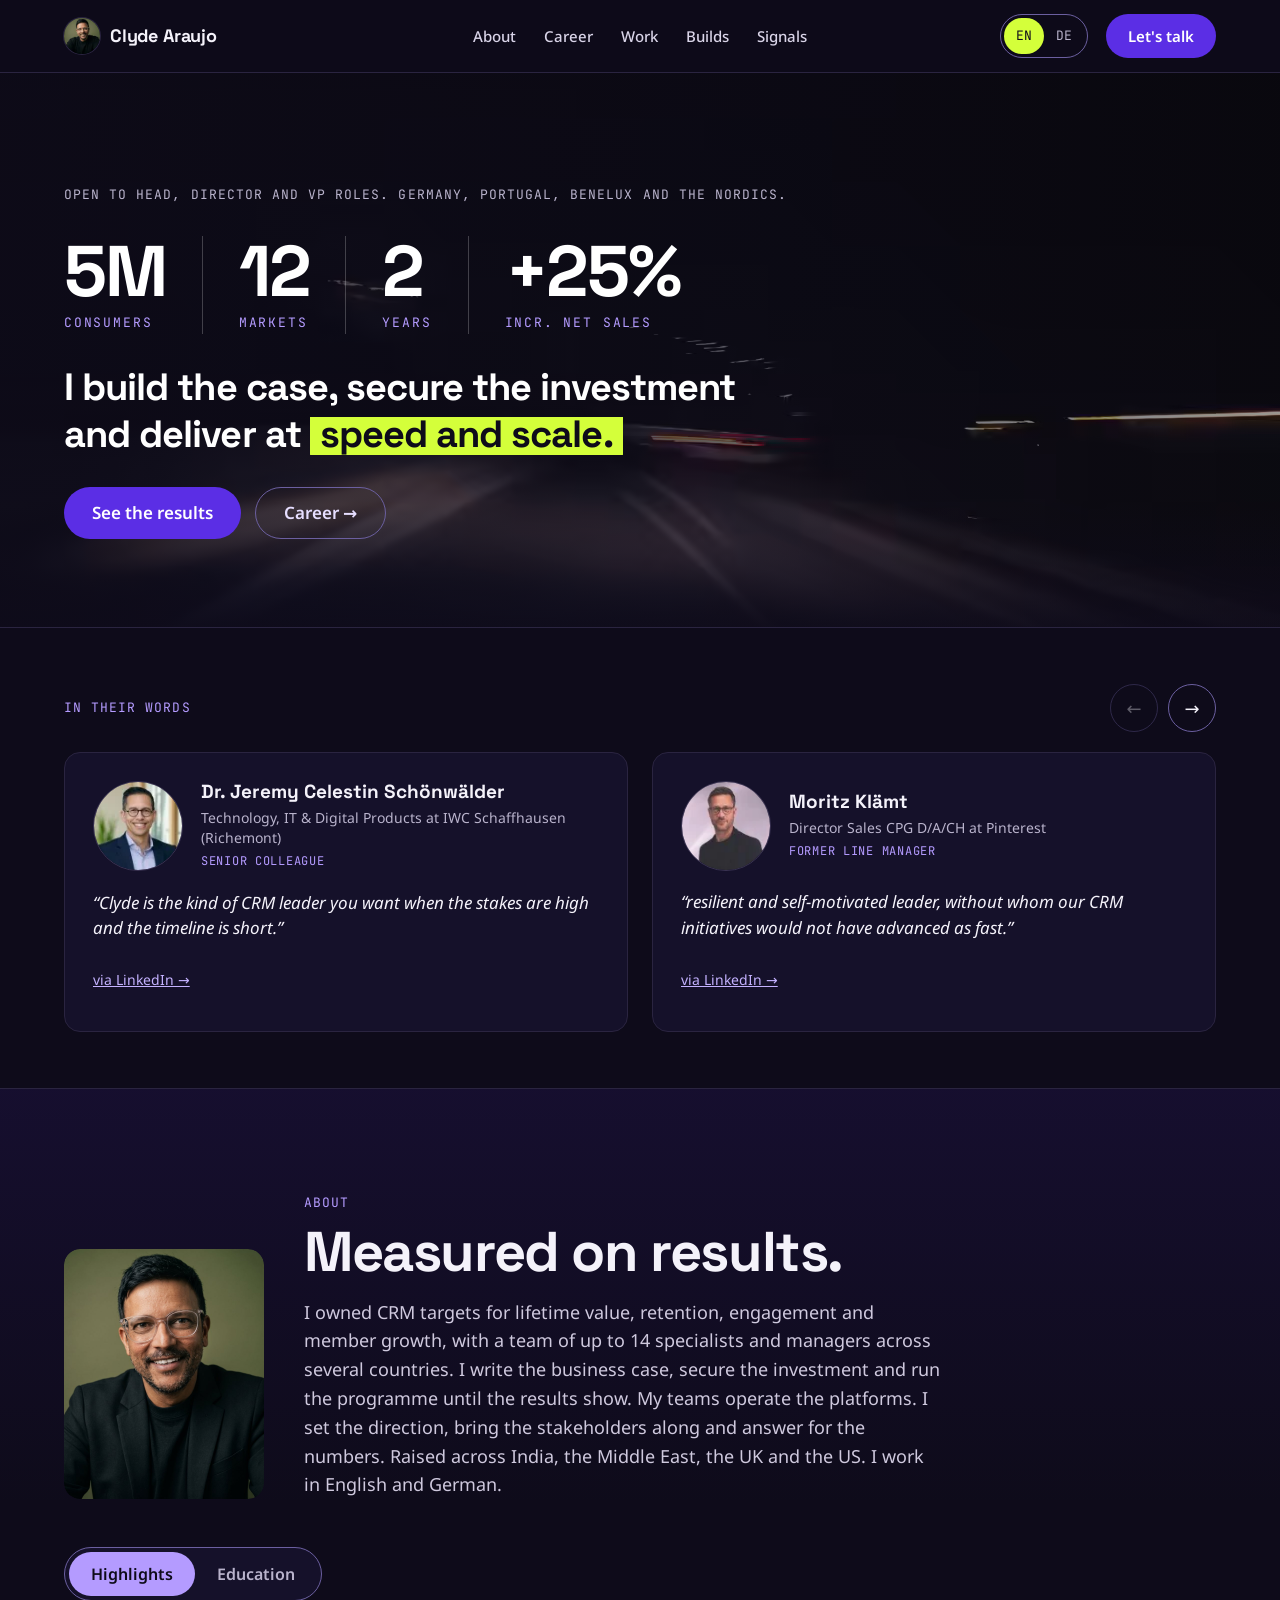
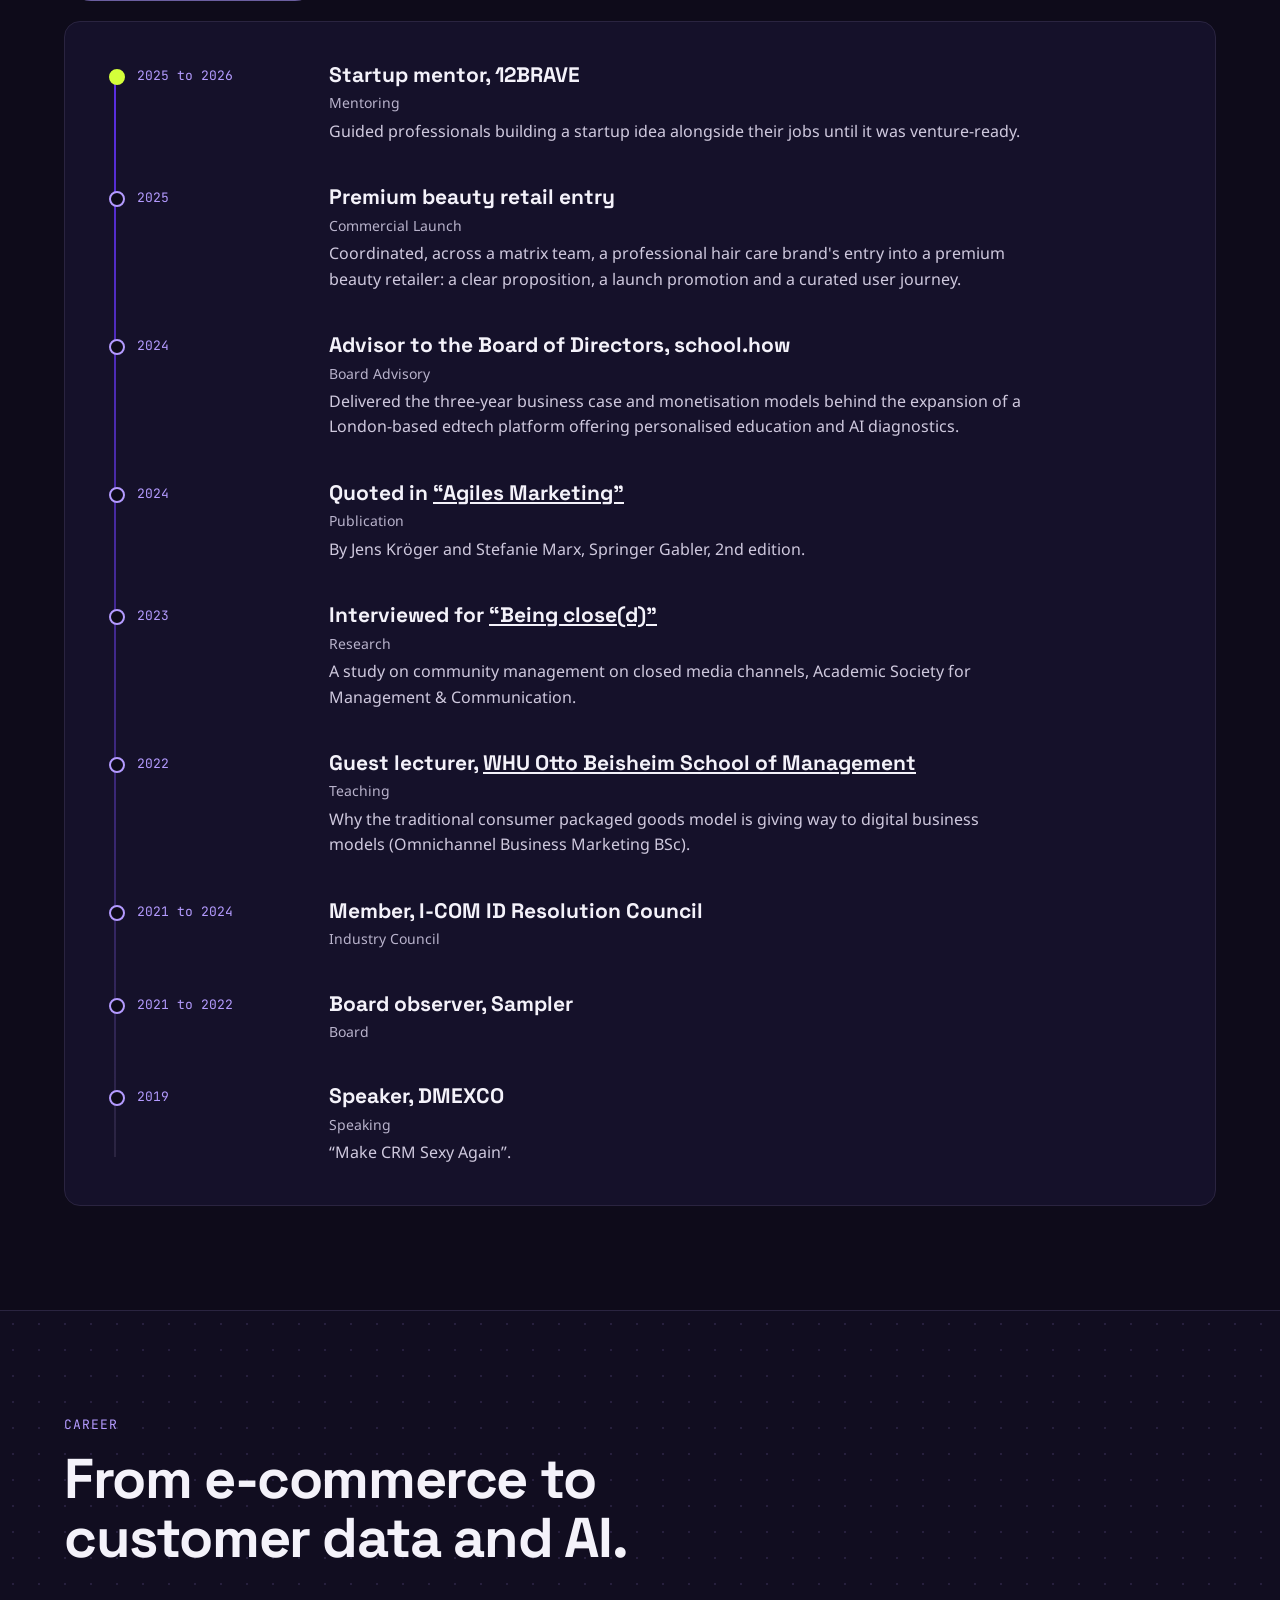
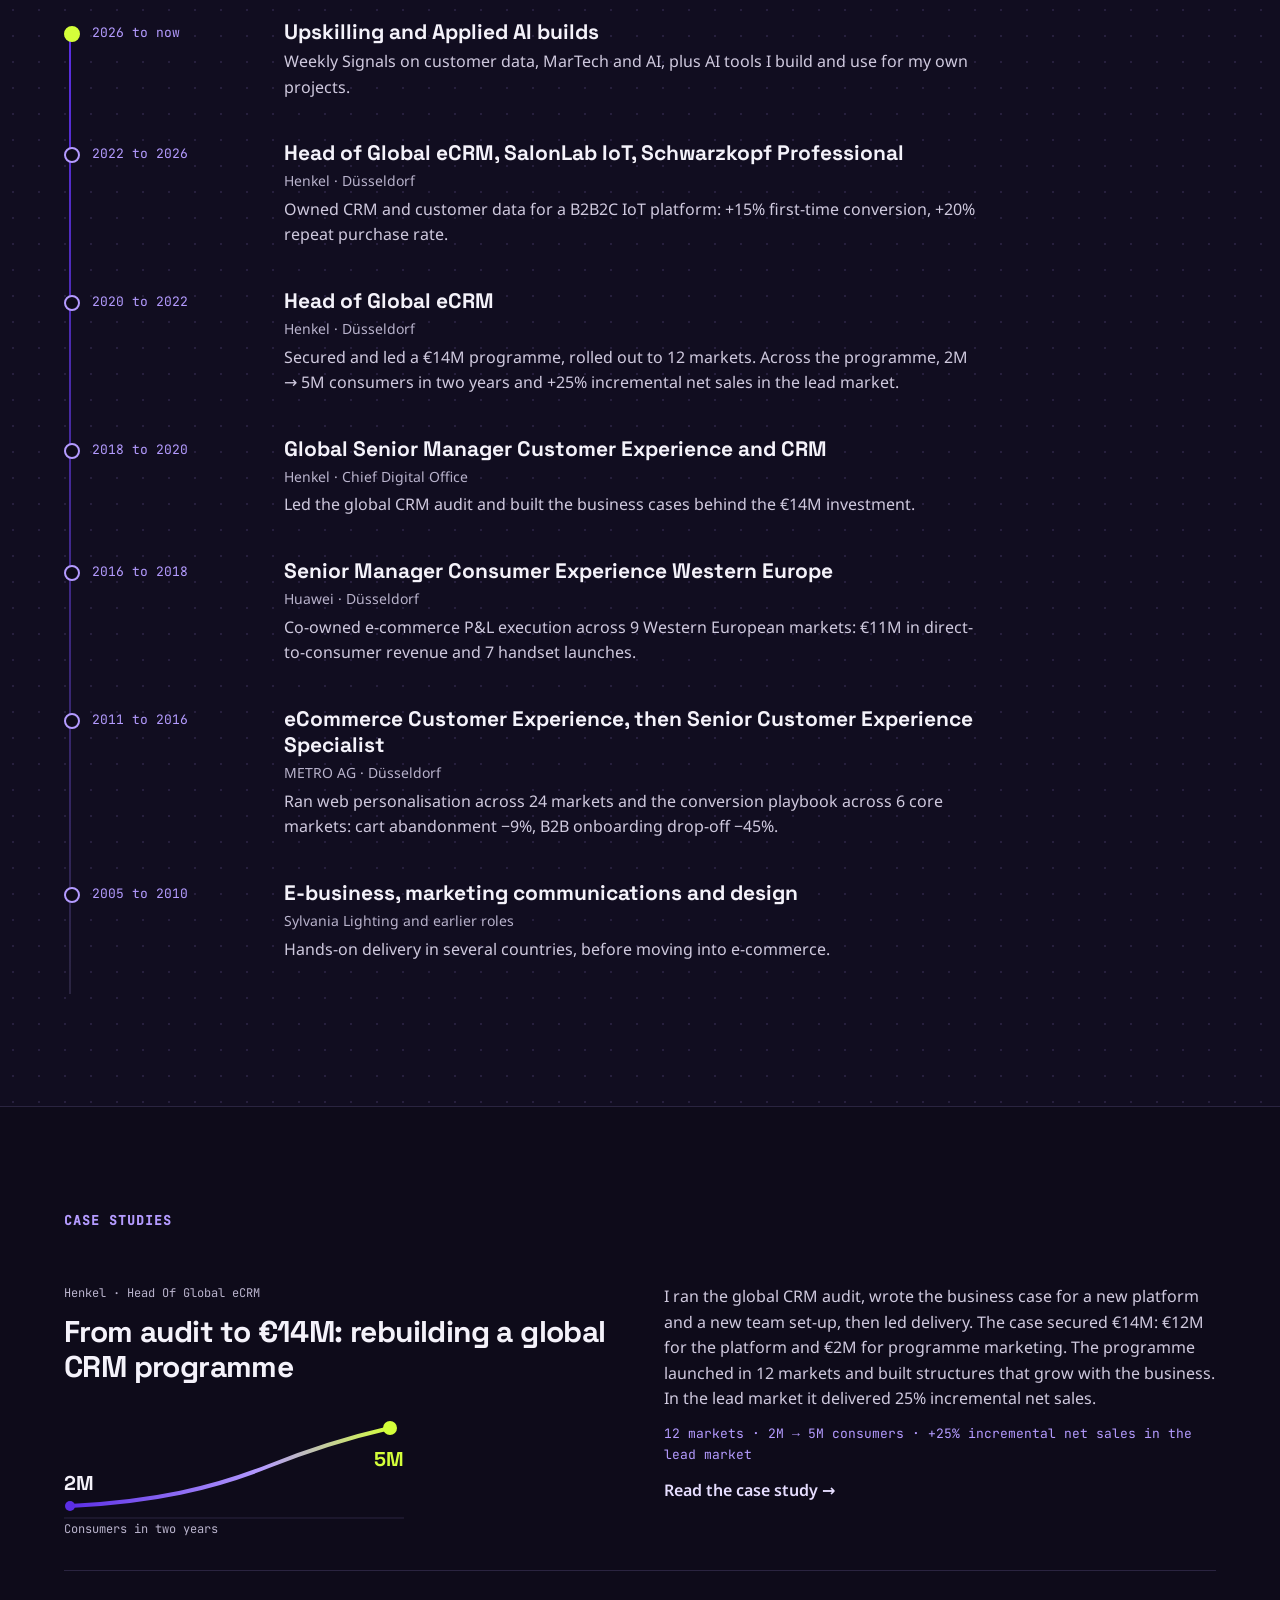
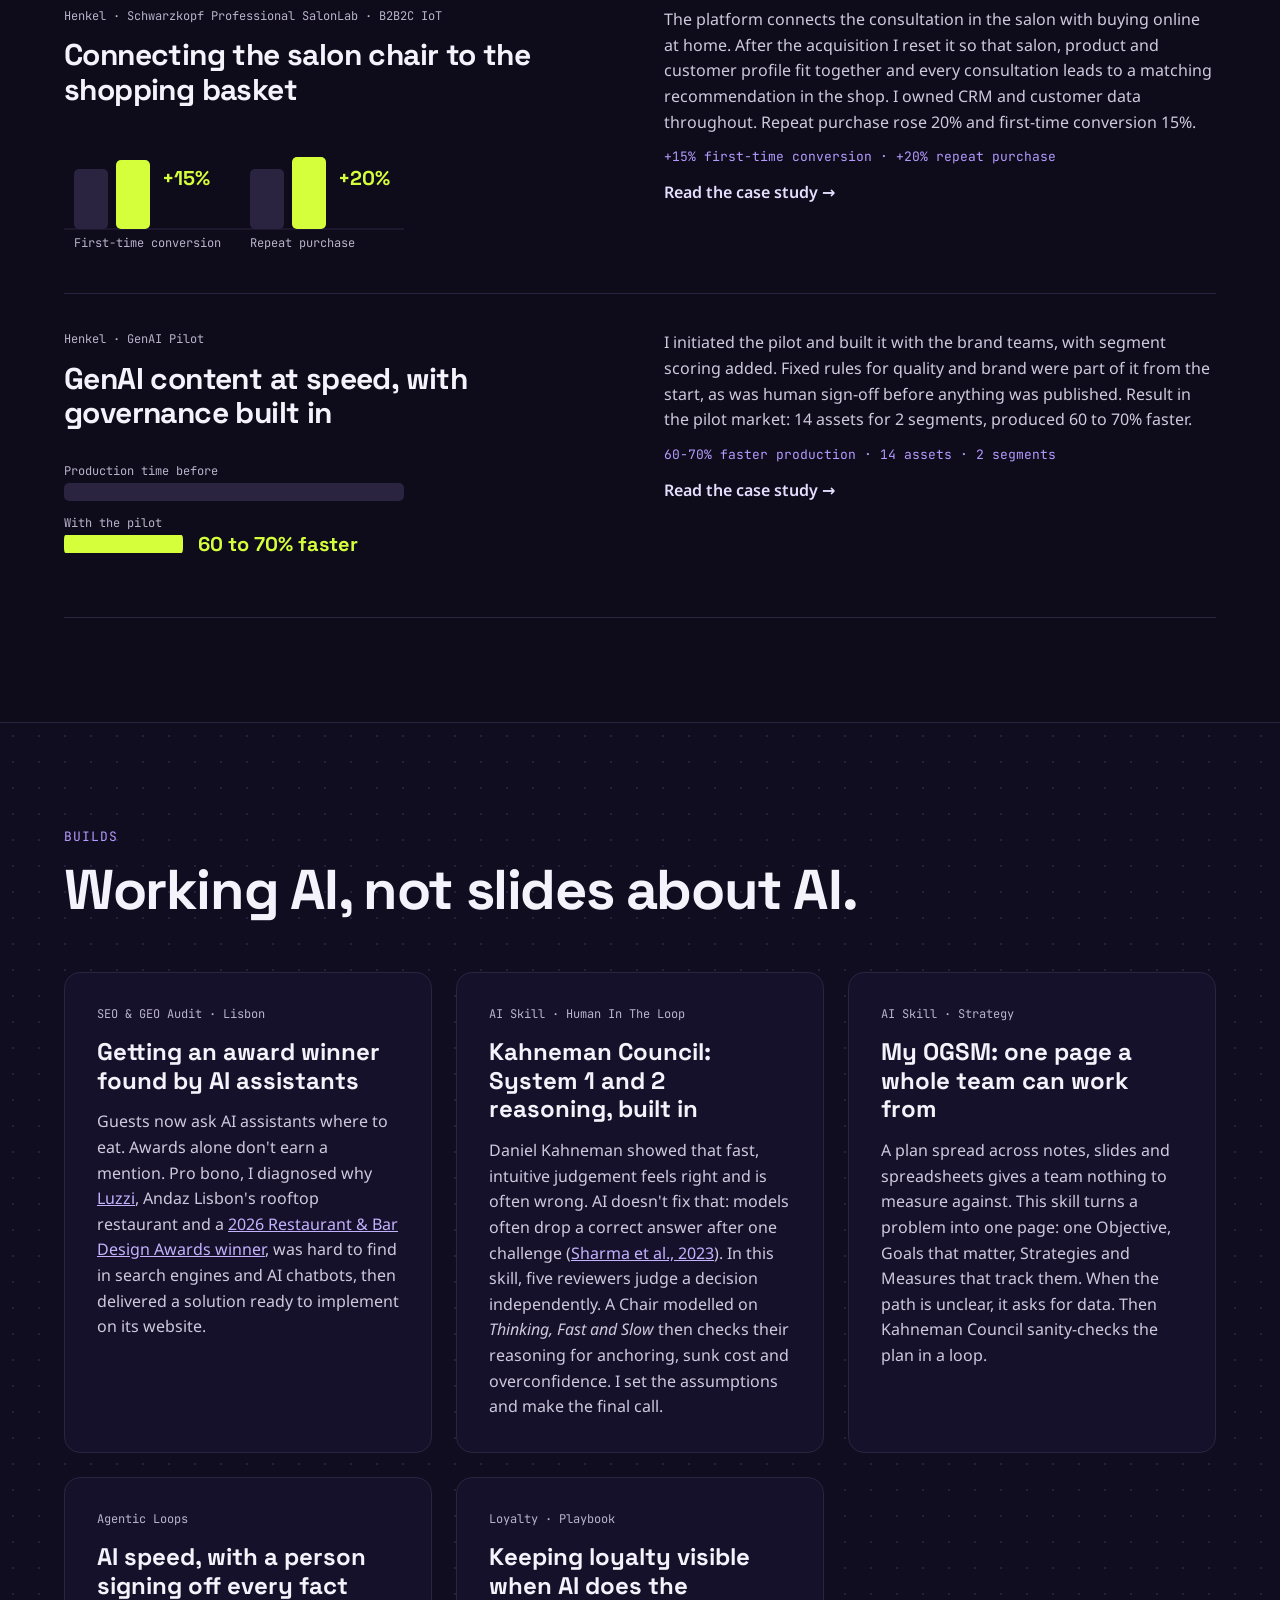
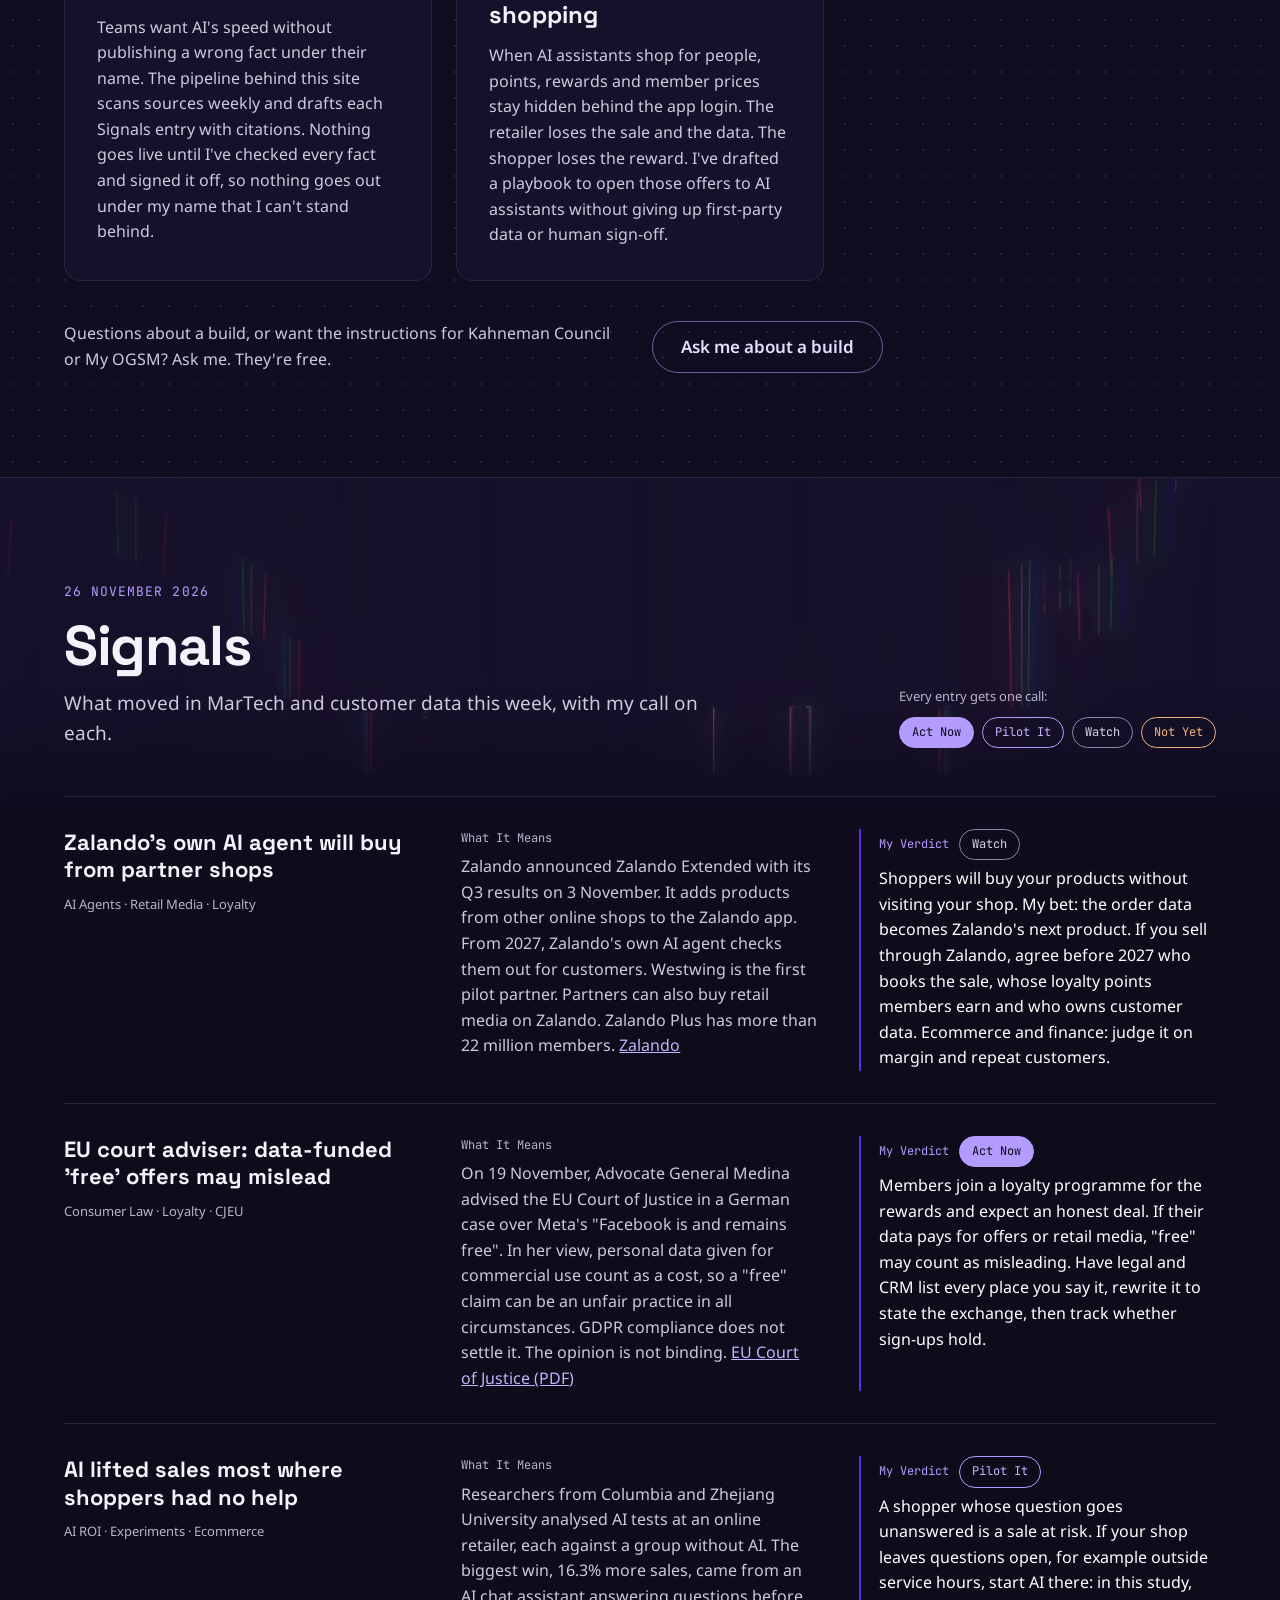
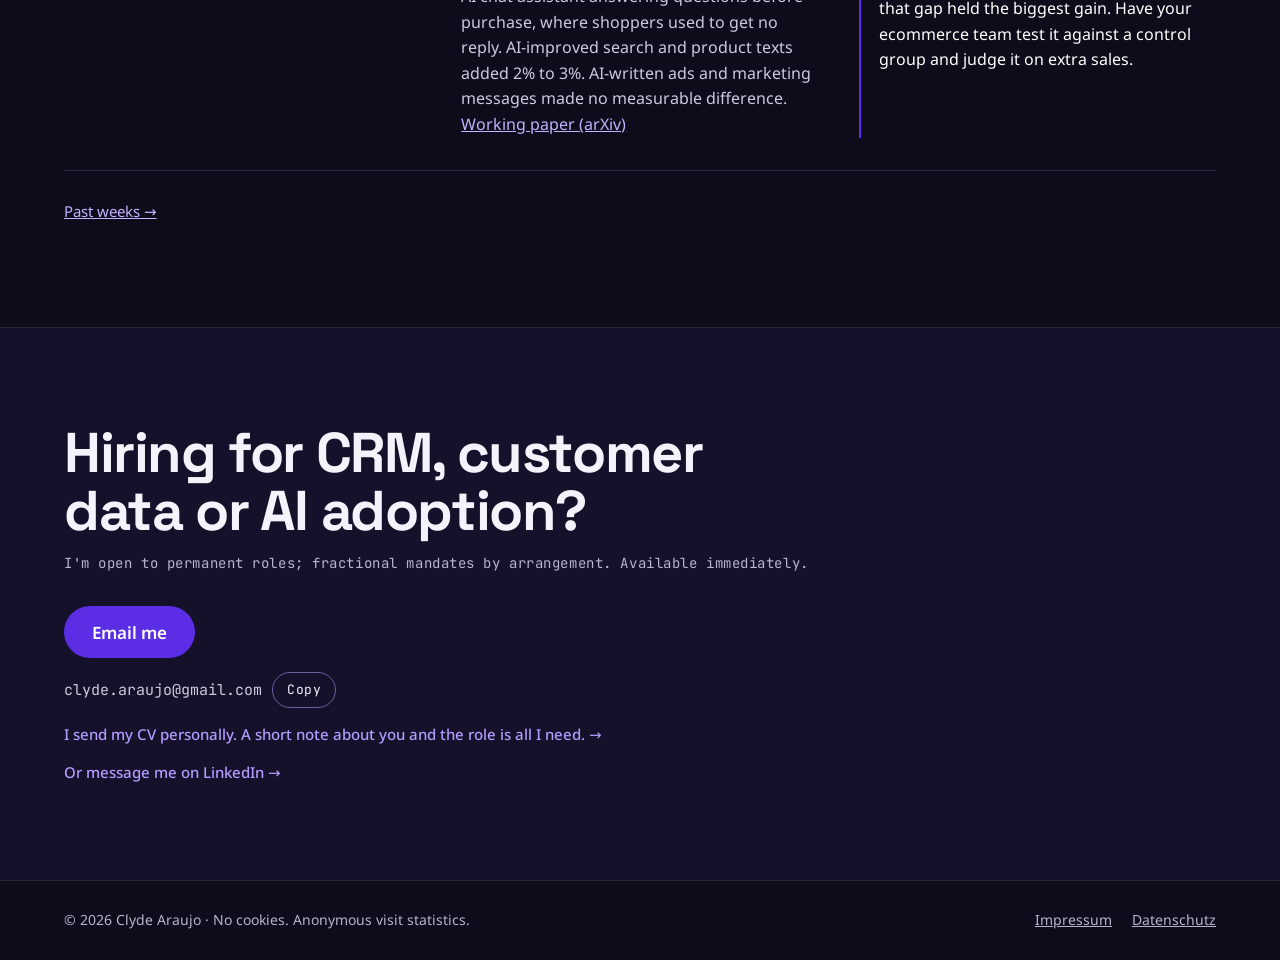
<file: index.html>
<!doctype html>
<html lang="en">
<head>
<meta charset="utf-8"><script>document.documentElement.classList.add('js')</script>
<script>(function(){try{if(localStorage.getItem('lang'))return;}catch(e){}var l=(navigator.languages&&navigator.languages.length)?navigator.languages:[navigator.language||''];for(var i=0;i<l.length;i++){var c=String(l[i]).toLowerCase().slice(0,2);if(c==='de'){location.replace('/de/'+location.hash);return;}if(c==='en')return;}})();</script>
<meta name="viewport" content="width=device-width, initial-scale=1">
<title>Clyde Araujo · Digital Strategy &amp; MarTech Transformation</title>
<meta name="description" content="Clyde Araujo: CRM, customer data and MarTech, based in Germany. Secured and led a €14M global CRM programme; 2M → 5M consumers in two years. Open to roles.">
<link rel="canonical" href="https://clydearaujo.com/">
<link rel="alternate" hreflang="en" href="https://clydearaujo.com/">
<link rel="alternate" hreflang="de" href="https://clydearaujo.com/de/">
<link rel="alternate" hreflang="x-default" href="https://clydearaujo.com/">
<meta property="og:locale" content="en_GB">
<meta property="og:locale:alternate" content="de_DE">
<meta property="og:type" content="profile">
<meta property="og:title" content="Clyde Araujo · Digital Strategy &amp; MarTech Transformation">
<meta property="og:description" content="5M consumers. 12 markets. 2 years. +25% incremental net sales. I build the case, secure the investment and deliver at speed and scale.">
<meta property="og:url" content="https://clydearaujo.com/">
<meta property="og:image" content="https://clydearaujo.com/assets/headshot.jpg">
<meta name="theme-color" content="#0E0B1A">
<link rel="icon" href="/favicon.svg" type="image/svg+xml">
<link rel="preload" href="/assets/fonts/space-grotesk-latin-700-normal.woff2" as="font" type="font/woff2" crossorigin>
<link rel="stylesheet" href="/assets/site.css?v=39">
<script type="application/ld+json">
{
  "@context": "https://schema.org",
  "@graph": [
    {
      "@type": "WebSite",
      "@id": "https://clydearaujo.com/#website",
      "url": "https://clydearaujo.com/",
      "name": "Clyde Araujo",
      "inLanguage": "en",
      "publisher": {
        "@id": "https://clydearaujo.com/#person"
      }
    },
    {
      "@type": "ProfilePage",
      "@id": "https://clydearaujo.com/#profilepage",
      "url": "https://clydearaujo.com/",
      "dateModified": "2026-11-05",
      "isPartOf": {
        "@id": "https://clydearaujo.com/#website"
      },
      "mainEntity": {
        "@type": "Person",
        "@id": "https://clydearaujo.com/#person",
        "name": "Clyde Araujo",
        "jobTitle": "Digital Strategy & MarTech Transformation",
        "url": "https://clydearaujo.com/",
        "image": "https://clydearaujo.com/assets/headshot.jpg",
        "email": "mailto:clyde.araujo@gmail.com",
        "sameAs": [
          "https://www.linkedin.com/in/araujoclyde/"
        ],
        "alumniOf": [
          {
            "@type": "CollegeOrUniversity",
            "name": "Saginaw Valley State University"
          },
          {
            "@type": "EducationalOrganization",
            "name": "Harvard Business School Online"
          },
          {
            "@type": "EducationalOrganization",
            "name": "INSEAD"
          },
          {
            "@type": "EducationalOrganization",
            "name": "IESE Business School"
          },
          {
            "@type": "EducationalOrganization",
            "name": "Thunderbird School of Global Management"
          }
        ],
        "knowsAbout": [
          "Digital strategy",
          "Strategic planning",
          "OGSM framework",
          "MarTech",
          "CRM",
          "Customer data",
          "Customer data platforms",
          "B2B2C platforms",
          "Generative AI in marketing",
          "Search engine optimisation (SEO)",
          "Generative engine optimisation (GEO)",
          "Human-in-the-loop AI",
          "Cognitive bias in decision-making",
          "AI agent skills",
          "AI tool integrations",
          "AI-assisted research",
          "Prompting AI assistants",
          "Claude Desktop",
          "Gemini desktop app"
        ],
        "knowsLanguage": [
          "en",
          "de"
        ],
        "workLocation": {
          "@type": "Place",
          "name": "Germany"
        },
        "description": "Digital strategy, CRM, customer data and MarTech transformation. Secured and led a €14M global CRM programme at Henkel across 12 markets. Based in Germany."
      }
    }
  ]
}
</script>
</head>
<body>
<a class="skip" href="#main">Skip to content</a>

<header class="site-header">
<div class="wrap hdr">
<div class="hdr-left"><button class="burger" type="button" aria-expanded="false" aria-controls="site-menu" aria-label="Open menu"><i></i><i></i><i></i></button><a class="brand" href="/"><picture><source srcset="/assets/avatar-still.webp" media="(prefers-reduced-motion: reduce)"><img class="brand-av" src="/assets/avatar.webp" alt="" width="36" height="36"></picture><span>Clyde Araujo</span></a></div>
<nav class="nav" aria-label="Main" data-spy><a href="#about">About</a><a href="#career">Career</a><a href="#work">Work</a><a href="#builds">Builds</a><a href="#verdict">Signals</a></nav>
<div class="hdr-right"><div class="lang-wrap"><div class="lang-switch" role="group" aria-label="Language"><span class="lang-cur" aria-current="true" lang="en">EN</span><a href="/de/" lang="de" hreflang="de" data-lang="de">DE</a></div></div><a class="btn btn-primary btn-sm" href="#contact">Let's talk</a></div>
</div>
<nav class="menu" id="site-menu" aria-label="Main menu"><div class="wrap"><ul><li><a href="#about"><span>01</span>About</a></li><li><a href="#career"><span>02</span>Career</a></li><li><a href="#work"><span>03</span>Work</a></li><li><a href="#builds"><span>04</span>Builds</a></li><li><a href="#verdict"><span>05</span>Signals</a></li></ul></div></nav>
</header>

<main id="main">

<section class="hero-band" aria-labelledby="hero-title">
<div class="hero-media" aria-hidden="true"><canvas class="hero-video" width="1280" height="720" data-poster="/assets/hero/night-drive.webp" data-av1="/assets/hero/night-drive.av1.mp4" data-h264="/assets/hero/night-drive.h264.mp4"></canvas></div>
<div class="wrap hero">
<p class="eyebrow muted">Open to Head, Director and VP roles. Germany, Portugal, Benelux and the Nordics.</p>
<ul class="hero-nums"><li><b>5M</b><span>Consumers</span></li><li><b>12</b><span>Markets</span></li><li><b>2</b><span>Years</span></li><li><b>+25%</b><span>Incr. Net Sales</span></li></ul>
<h1 class="h1 h1-long h1-sub" id="hero-title">I build the case, secure the investment and deliver at <span class="mark">speed and scale.</span></h1>
<div class="actions">
<a class="btn btn-primary" href="#work">See the results</a>
<a class="btn btn-ghost" href="#career">Career →</a>
</div>
</div>
</section>

<section id="voices" class="rule-top" aria-labelledby="voices-title">
<div class="wrap voices">
<div class="vo-head"><h2 class="eyebrow" id="voices-title">In their words</h2><div class="vo-nav"><button class="vo-btn" type="button" data-vo="-1" aria-label="Previous quotes" disabled>←</button><button class="vo-btn" type="button" data-vo="1" aria-label="Next quotes">→</button></div></div>
<ul class="vo-track" tabindex="0" aria-label="Recommendations">
<li class="vo-card"><div class="vo-top"><img class="vo-photo" src="/assets/voices/jeremy.webp" alt="Portrait of Dr. Jeremy Celestin Schönwälder" width="90" height="90" loading="lazy" decoding="async"><div class="vo-who"><span class="vo-name">Dr. Jeremy Celestin Schönwälder</span><span class="vo-title">Technology, IT &amp; Digital Products at IWC Schaffhausen (Richemont)</span><span class="vo-rel">Senior Colleague</span></div></div><blockquote class="vo-q">“Clyde is the kind of CRM leader you want when the stakes are high and the timeline is short.”</blockquote><a class="vo-link" href="https://www.linkedin.com/in/schoenwaelder/" rel="noopener">via LinkedIn →</a></li>
<li class="vo-card"><div class="vo-top"><img class="vo-photo" src="/assets/voices/moritz.webp" alt="Portrait of Moritz Klämt" width="90" height="90" loading="lazy" decoding="async"><div class="vo-who"><span class="vo-name">Moritz Klämt</span><span class="vo-title">Director Sales CPG D/A/CH at Pinterest</span><span class="vo-rel">Former Line Manager</span></div></div><blockquote class="vo-q">“resilient and self-motivated leader, without whom our CRM initiatives would not have advanced as fast.”</blockquote><a class="vo-link" href="https://www.linkedin.com/in/moritzklaemt/" rel="noopener">via LinkedIn →</a></li>
<li class="vo-card"><div class="vo-top"><img class="vo-photo" src="/assets/voices/aleksandra.webp" alt="Portrait of Aleksandra Gawlas-Wilińska" width="90" height="90" loading="lazy" decoding="async"><div class="vo-who"><span class="vo-name">Aleksandra Gawlas-Wilińska</span><span class="vo-title">Marketing Director</span><span class="vo-rel">Market Lead · Poland Roll-Out</span></div></div><blockquote class="vo-q">“translating global vision into very concrete actions that are clear and motivating for the teams”</blockquote><a class="vo-link" href="https://www.linkedin.com/in/aleksandra-gawlas/" rel="noopener">via LinkedIn →</a></li>
<li class="vo-card"><div class="vo-top"><img class="vo-photo" src="/assets/voices/jil.webp" alt="Portrait of Jil Schlottbom" width="90" height="90" loading="lazy" decoding="async"><div class="vo-who"><span class="vo-name">Jil Schlottbom</span><span class="vo-title">Senior Manager MarTech, Data &amp; eCRM Europe</span><span class="vo-rel">Team Member</span></div></div><blockquote class="vo-q">“a very strong capability of balancing strategic and pragmatic ways to support countries, partners and his team”</blockquote><a class="vo-link" href="https://www.linkedin.com/in/jil-schlottbom-0bb50b131/" rel="noopener">via LinkedIn →</a></li>
<li class="vo-card"><div class="vo-top"><img class="vo-photo" src="/assets/voices/joost.webp" alt="Portrait of Joost Huisman" width="90" height="90" loading="lazy" decoding="async"><div class="vo-who"><span class="vo-name">Joost Huisman</span><span class="vo-rel">Client, Ingram Micro</span></div></div><blockquote class="vo-q">“he gets the job done and ensures others get their job done, all in a very positive and constructive way”</blockquote><a class="vo-link" href="https://www.linkedin.com/in/huismanjoost/" rel="noopener">via LinkedIn →</a></li>
<li class="vo-card"><div class="vo-top"><img class="vo-photo" src="/assets/voices/laura-m.webp" alt="Portrait of Laura Müller" width="90" height="90" loading="lazy" decoding="async"><div class="vo-who"><span class="vo-name">Laura Müller</span><span class="vo-title">Head of UX/UI</span><span class="vo-rel">Colleague, Henkel</span></div></div><blockquote class="vo-q">“He has a great vision that he breaks down into manageable pieces for the whole team to understand and execute on.”</blockquote><a class="vo-link" href="https://www.linkedin.com/in/laura-m%C3%BCller-b80129a0/" rel="noopener">via LinkedIn →</a></li>
<li class="vo-card"><div class="vo-top"><img class="vo-photo" src="/assets/voices/juan.webp" alt="Portrait of Juan Martinez-Palomo" width="90" height="90" loading="lazy" decoding="async"><div class="vo-who"><span class="vo-name">Juan Martinez-Palomo</span><span class="vo-title">E-Commerce</span><span class="vo-rel">Same Team</span></div></div><blockquote class="vo-q">“the perfect mix of hands-on business acumen combined with a fine sense of a strategic vision in a digital context”</blockquote><a class="vo-link" href="https://www.linkedin.com/in/jmartinez-palomo/" rel="noopener">via LinkedIn →</a></li>
<li class="vo-card"><div class="vo-top"><img class="vo-photo" src="/assets/voices/laura-l.webp" alt="Portrait of Laura Llamazares Díez" width="90" height="90" loading="lazy" decoding="async"><div class="vo-who"><span class="vo-name">Laura Llamazares Díez</span><span class="vo-title">Digital Engagement team lead at SD Worx</span><span class="vo-rel">Team Member</span></div></div><blockquote class="vo-q">“Clyde is very supportive with all colleagues and partners, sharing his expertise in order to take the best of each project.”</blockquote><a class="vo-link" href="https://www.linkedin.com/in/laura-llamazares-diez-/" rel="noopener">via LinkedIn →</a></li>
</ul>
</div>
</section>

<section id="about" class="rule-top" aria-labelledby="about-title">
<div class="wrap section">
<div class="ab-intro">
<div class="ab-photo-wrap"><img class="ab-photo" src="/assets/headshot.jpg?v=4" alt="Portrait of Clyde Araujo" width="200" height="250"></div>
<div><p class="eyebrow">About</p><h2 class="h2" id="about-title">Measured on results.</h2><p class="body ab-lead">I owned CRM targets for lifetime value, retention, engagement and member growth, with a team of up to 14 specialists and managers across several countries. I write the business case, secure the investment and run the programme until the results show. My teams operate the platforms. I set the direction, bring the stakeholders along and answer for the numbers. Raised across India, the Middle East, the UK and the US. I work in English and German.</p></div>
</div>
<div class="ab-tabs" role="tablist" aria-label="About details"><button type="button" role="tab" id="tab-ms" aria-controls="panel-ms" aria-selected="true">Highlights</button><button type="button" role="tab" id="tab-ed" aria-controls="panel-ed" aria-selected="false" tabindex="-1">Education</button></div>
<div class="ab-panel on" role="tabpanel" id="panel-ms" aria-labelledby="tab-ms"><ol class="timeline ab-timeline"><li class="tl-item"><span class="tl-when">2025 to 2026</span><span class="tl-what"><span class="tl-role">Startup mentor, 12BRAVE</span><span class="tl-org">Mentoring</span><span class="body">Guided professionals building a startup idea alongside their jobs until it was venture-ready.</span></span></li><li class="tl-item"><span class="tl-when">2025</span><span class="tl-what"><span class="tl-role">Premium beauty retail entry</span><span class="tl-org">Commercial Launch</span><span class="body">Coordinated, across a matrix team, a professional hair care brand's entry into a premium beauty retailer: a clear proposition, a launch promotion and a curated user journey.</span></span></li><li class="tl-item"><span class="tl-when">2024</span><span class="tl-what"><span class="tl-role">Advisor to the Board of Directors, school.how</span><span class="tl-org">Board Advisory</span><span class="body">Delivered the three-year business case and monetisation models behind the expansion of a London-based edtech platform offering personalised education and AI diagnostics.</span></span></li><li class="tl-item"><span class="tl-when">2024</span><span class="tl-what"><span class="tl-role">Quoted in <a href="https://link.springer.com/book/10.1007/978-3-658-44711-3">“Agiles Marketing”</a></span><span class="tl-org">Publication</span><span class="body">By Jens Kröger and Stefanie Marx, Springer Gabler, 2nd edition.</span></span></li><li class="tl-item"><span class="tl-when">2023</span><span class="tl-what"><span class="tl-role">Interviewed for <a href="https://www.econstor.eu/bitstream/10419/271520/1/1847186955.pdf">“Being close(d)”</a></span><span class="tl-org">Research</span><span class="body">A study on community management on closed media channels, Academic Society for Management &amp; Communication.</span></span></li><li class="tl-item"><span class="tl-when">2022</span><span class="tl-what"><span class="tl-role">Guest lecturer, <a href="https://www.whu.edu/de/fakultaet-forschung/marketing-and-sales-group/strategie-und-marketing/gastvortraege/">WHU Otto Beisheim School of Management</a></span><span class="tl-org">Teaching</span><span class="body">Why the traditional consumer packaged goods model is giving way to digital business models (Omnichannel Business Marketing BSc).</span></span></li><li class="tl-item"><span class="tl-when">2021 to 2024</span><span class="tl-what"><span class="tl-role">Member, I-COM ID Resolution Council</span><span class="tl-org">Industry Council</span></span></li><li class="tl-item"><span class="tl-when">2021 to 2022</span><span class="tl-what"><span class="tl-role">Board observer, Sampler</span><span class="tl-org">Board</span></span></li><li class="tl-item"><span class="tl-when">2019</span><span class="tl-what"><span class="tl-role">Speaker, DMEXCO</span><span class="tl-org">Speaking</span><span class="body">“Make CRM Sexy Again”.</span></span></li></ol></div>
<div class="ab-panel" role="tabpanel" id="panel-ed" aria-labelledby="tab-ed"><div class="ab-group"><div class="ab-group-h"><h3><i aria-hidden="true"></i>Executive Programmes</h3><span>4 Institutions</span></div><div class="ab-cards"><div class="ab-card"><span class="ab-yr">2024</span><span class="ab-card-t">Harvard Business School Online</span><span class="ab-card-d"><a href="https://pll.harvard.edu/course/leading-finance">Leading with Finance</a></span><span class="ab-tags"><span>Financial Levers</span><span>Cash Flow Vs Profit</span><span>Value Creation</span></span></div><div class="ab-card"><span class="ab-yr">2024</span><span class="ab-card-t">Thunderbird School of Global Management</span><span class="ab-card-d"><a href="https://thunderbird.asu.edu/sites/default/files/2022-02/Global-Marketing-4IR-Slick.pdf">Global Marketing in the Fourth Industrial Revolution</a></span><span class="ab-tags"><span>Global Customer Values</span><span>Marketing KPIs</span><span>Value Proposition</span></span></div><div class="ab-card"><span class="ab-yr">2019</span><span class="ab-card-t">INSEAD</span><span class="ab-card-d"><a href="https://www.insead.edu/executive-education/open-online-programmes/strategy-age-digital-disruption">AI Strategy in the Age of Digital Disruption</a></span><span class="ab-tags"><span>AI Strategy</span><span>Value Chain Shifts</span><span>Data-Driven Decisions</span></span></div><div class="ab-card"><span class="ab-yr">2019</span><span class="ab-card-t">IESE Business School</span><span class="ab-card-d"><a href="https://www.iese.edu/executive-education/advanced-management-program/">Advanced Management Program: Fostering Agile Leadership in the New Digital Age</a></span><span class="ab-tags"><span>Platform Strategy</span><span>Agile Management</span><span>Lean Experimentation</span></span></div></div></div><div class="ab-group"><div class="ab-group-h"><h3><i aria-hidden="true"></i>Applied AI</h3><span>3 Courses</span></div><div class="ab-cards"><div class="ab-card"><span class="ab-yr">2026</span><span class="ab-card-t">Anthropic Academy</span><span class="ab-card-d"><a href="https://anthropic.skilljar.com/claude-101">Claude 101</a></span><span class="ab-tags"><span>Projects And Artifacts</span><span>AI Skills</span><span>Connected Tools</span></span></div><div class="ab-card"><span class="ab-yr">2026</span><span class="ab-card-t">Anthropic Academy</span><span class="ab-card-d"><a href="https://anthropic.skilljar.com/introduction-to-model-context-protocol">Introduction to MCP</a></span><span class="ab-tags"><span>MCP Architecture</span><span>Tools, Resources, Prompts</span><span>Connecting Data Sources</span></span></div><div class="ab-card"><span class="ab-yr">2026</span><span class="ab-card-t">Anthropic Academy</span><span class="ab-card-d"><a href="https://academy.claude.com/courses/building-effective-human-agent-teams">Building effective human-agent teams</a></span><span class="ab-tags"><span>Clear Roles For AI Agents</span><span>Gradual Release</span><span>Team Norms</span></span></div></div></div><div class="ab-group"><div class="ab-group-h"><h3><i aria-hidden="true"></i>Degree</h3><span>1 Institution</span></div><div class="ab-cards"><div class="ab-card"><span class="ab-card-t">Saginaw Valley State University</span><span class="ab-card-d">Bachelor of Arts</span></div></div></div></div>
</div>
</section>

<section id="career" class="rule-top" aria-labelledby="career-title">
<div class="wrap section">
<div class="section-head">
<p class="eyebrow">Career</p>
<h2 class="h2" id="career-title">From e-commerce to customer data and AI.</h2>
</div>
<ol class="timeline">
<li class="tl-item"><span class="tl-when">2026 to now</span><span class="tl-what"><span class="tl-role">Upskilling and Applied AI builds</span><span class="body">Weekly Signals on customer data, MarTech and AI, plus AI tools I build and use for my own projects.</span></span></li>
<li class="tl-item"><span class="tl-when">2022 to 2026</span><span class="tl-what"><span class="tl-role">Head of Global eCRM, SalonLab IoT, Schwarzkopf Professional</span><span class="tl-org">Henkel · Düsseldorf</span><span class="body">Owned CRM and customer data for a B2B2C IoT platform: +15% first-time conversion, +20% repeat purchase rate.</span></span></li>
<li class="tl-item"><span class="tl-when">2020 to 2022</span><span class="tl-what"><span class="tl-role">Head of Global eCRM</span><span class="tl-org">Henkel · Düsseldorf</span><span class="body">Secured and led a €14M programme, rolled out to 12 markets. Across the programme, 2M → 5M consumers in two years and +25% incremental net sales in the lead market.</span></span></li>
<li class="tl-item"><span class="tl-when">2018 to 2020</span><span class="tl-what"><span class="tl-role">Global Senior Manager Customer Experience and CRM</span><span class="tl-org">Henkel · Chief Digital Office</span><span class="body">Led the global CRM audit and built the business cases behind the €14M investment.</span></span></li>
<li class="tl-item"><span class="tl-when">2016 to 2018</span><span class="tl-what"><span class="tl-role">Senior Manager Consumer Experience Western Europe</span><span class="tl-org">Huawei · Düsseldorf</span><span class="body">Co-owned e-commerce P&amp;L execution across 9 Western European markets: €11M in direct-to-consumer revenue and 7 handset launches.</span></span></li>
<li class="tl-item"><span class="tl-when">2011 to 2016</span><span class="tl-what"><span class="tl-role">eCommerce Customer Experience, then Senior Customer Experience Specialist</span><span class="tl-org">METRO AG · Düsseldorf</span><span class="body">Ran web personalisation across 24 markets and the conversion playbook across 6 core markets: cart abandonment −9%, B2B onboarding drop-off −45%.</span></span></li>
<li class="tl-item"><span class="tl-when">2005 to 2010</span><span class="tl-what"><span class="tl-role">E-business, marketing communications and design</span><span class="tl-org">Sylvania Lighting and earlier roles</span><span class="body">Hands-on delivery in several countries, before moving into e-commerce.</span></span></li>
</ol>
</div>
</section>

<section id="work" class="rule-top" aria-labelledby="work-title">
<div class="wrap section">
<div class="section-head">
<h2 class="eyebrow" id="work-title">Case studies</h2>
</div>
<div>
<a class="case" href="/work/crm-transformation/">
<span class="case-col"><span class="case-meta">Henkel · Head Of Global eCRM</span><span class="case-title">From audit to €14M: rebuilding a global CRM programme</span><span class="viz"><svg viewBox="0 0 340 120" width="340" height="120" role="img" aria-label="Consumers grew from 2 million to 5 million in two years"><defs><linearGradient id="vg" x1="0" x2="1"><stop offset="0" stop-color="#5B2EE5"/><stop offset=".6" stop-color="#B49BFF"/><stop offset="1" stop-color="#D4FF3A"/></linearGradient></defs><line x1="0" y1="104" x2="340" y2="104" stroke="#2A2440" stroke-width="1"/><path class="ln" d="M6 92 C90 88 150 74 205 52 S300 20 326 14" stroke="url(#vg)" stroke-width="4" fill="none" stroke-linecap="round"/><circle cx="6" cy="92" r="5" fill="#5B2EE5"/><circle class="dot" cx="326" cy="14" r="7" fill="#D4FF3A"/><text class="big" x="0" y="76">2M</text><text class="big lime lab" x="340" y="52" text-anchor="end">5M</text><text x="0" y="119">Consumers in two years</text></svg></span></span>
<span class="case-col"><span class="body">I ran the global CRM audit, wrote the business case for a new platform and a new team set-up, then led delivery. The case secured €14M: €12M for the platform and €2M for programme marketing. The programme launched in 12 markets and built structures that grow with the business. In the lead market it delivered 25% incremental net sales.</span><span class="case-stat">12 markets · 2M → 5M consumers · +25% incremental net sales in the lead market</span><span class="case-more">Read the case study <span class="arr" aria-hidden="true">→</span></span></span>
</a>
<a class="case" href="/work/salonlab/">
<span class="case-col"><span class="case-meta">Henkel · Schwarzkopf Professional SalonLab · B2B2C IoT</span><span class="case-title">Connecting the salon chair to the shopping basket</span><span class="viz"><svg viewBox="0 0 340 120" width="340" height="120" role="img" aria-label="First-time conversion up 15 percent, repeat purchase up 20 percent"><line x1="0" y1="92" x2="340" y2="92" stroke="#2A2440" stroke-width="1"/><rect class="bar" x="10" y="32" width="34" height="60" rx="5" fill="#2A2440"/><rect class="bar b2" x="52" y="23" width="34" height="69" rx="5" fill="#D4FF3A"/><text class="big lime lab" x="98" y="48">+15%</text><text x="10" y="110">First-time conversion</text><rect class="bar b3" x="186" y="32" width="34" height="60" rx="5" fill="#2A2440"/><rect class="bar b4" x="228" y="20" width="34" height="72" rx="5" fill="#D4FF3A"/><text class="big lime lab" x="274" y="48">+20%</text><text x="186" y="110">Repeat purchase</text></svg></span></span>
<span class="case-col"><span class="body">The platform connects the consultation in the salon with buying online at home. After the acquisition I reset it so that salon, product and customer profile fit together and every consultation leads to a matching recommendation in the shop. I owned CRM and customer data throughout. Repeat purchase rose 20% and first-time conversion 15%.</span><span class="case-stat">+15% first-time conversion · +20% repeat purchase</span><span class="case-more">Read the case study <span class="arr" aria-hidden="true">→</span></span></span>
</a>
<a class="case" href="/work/genai-pilot/">
<span class="case-col"><span class="case-meta">Henkel · GenAI Pilot</span><span class="case-title">GenAI content at speed, with governance built in</span><span class="viz"><svg viewBox="0 0 340 120" width="340" height="120" role="img" aria-label="Asset production time cut by 60 to 70 percent"><text x="0" y="14">Production time before</text><rect x="0" y="22" width="340" height="18" rx="5" fill="#2A2440"/><text x="0" y="66">With the pilot</text><rect class="hb" x="0" y="74" width="340" height="18" rx="5" fill="#D4FF3A"/><text class="big lime lab" x="134" y="90">60 to 70% faster</text></svg></span></span>
<span class="case-col"><span class="body">I initiated the pilot and built it with the brand teams, with segment scoring added. Fixed rules for quality and brand were part of it from the start, as was human sign-off before anything was published. Result in the pilot market: 14 assets for 2 segments, produced 60 to 70% faster.</span><span class="case-stat">60-70% faster production · 14 assets · 2 segments</span><span class="case-more">Read the case study <span class="arr" aria-hidden="true">→</span></span></span>
</a>
</div>
</div>
</section>

<section id="builds" class="rule-top" aria-labelledby="builds-title">
<div class="wrap section">
<div class="section-head">
<p class="eyebrow">Builds</p>
<h2 class="h2" id="builds-title">Working AI, not slides about AI.</h2>
</div>
<div class="cards">
<div class="card">
<span class="label-mono">SEO &amp; GEO Audit · Lisbon</span>
<span class="card-title">Getting an award winner found by AI assistants</span>
<span class="body">Guests now ask AI assistants where to eat. Awards alone don't earn a mention. Pro bono, I diagnosed why <a href="https://luzzilisbon.com/">Luzzi</a>, Andaz Lisbon's rooftop restaurant and a <a href="https://www.travelextra.ie/luzzi-wins-rooftop-category-at-2026-restaurant-bar-design-awards/">2026 Restaurant &amp; Bar Design Awards winner</a>, was hard to find in search engines and AI chatbots, then delivered a solution ready to implement on its website.</span>
</div>
<div class="card">
<span class="label-mono">AI Skill · Human In The Loop</span>
<span class="card-title">Kahneman Council: System 1 and 2 reasoning, built in</span>
<span class="body">Daniel Kahneman showed that fast, intuitive judgement feels right and is often wrong. AI doesn't fix that: models often drop a correct answer after one challenge (<a href="https://arxiv.org/abs/2310.13548">Sharma et al., 2023</a>). In this skill, five reviewers judge a decision independently. A Chair modelled on <em>Thinking, Fast and Slow</em> then checks their reasoning for anchoring, sunk cost and overconfidence. I set the assumptions and make the final call.</span>
</div>
<div class="card">
<span class="label-mono">AI Skill · Strategy</span>
<span class="card-title">My OGSM: one page a whole team can work from</span>
<span class="body">A plan spread across notes, slides and spreadsheets gives a team nothing to measure against. This skill turns a problem into one page: one Objective, Goals that matter, Strategies and Measures that track them. When the path is unclear, it asks for data. Then Kahneman Council sanity-checks the plan in a loop.</span>
</div>
<div class="card">
<span class="label-mono">Agentic Loops</span>
<span class="card-title">AI speed, with a person signing off every fact</span>
<span class="body">Teams want AI's speed without publishing a wrong fact under their name. The pipeline behind this site scans sources weekly and drafts each Signals entry with citations. Nothing goes live until I've checked every fact and signed it off, so nothing goes out under my name that I can't stand behind.</span>
</div>
<div class="card">
<span class="label-mono">Loyalty · Playbook</span>
<span class="card-title">Keeping loyalty visible when AI does the shopping</span>
<span class="body">When AI assistants shop for people, points, rewards and member prices stay hidden behind the app login. The retailer loses the sale and the data. The shopper loses the reward. I've drafted a playbook to open those offers to AI assistants without giving up first-party data or human sign-off.</span>
</div>
</div>
<div class="builds-cta">
<p class="body">Questions about a build, or want the instructions for Kahneman Council or My OGSM? Ask me. They're free.</p>
<a class="btn btn-ghost" href="#contact">Ask me about a build</a>
</div>
</div>
</section>

<section id="verdict" class="panel rule-top" aria-labelledby="verdict-title">
<div class="verdict-media" aria-hidden="true"><video class="verdict-video" muted loop playsinline preload="none" tabindex="-1" width="1920" height="420" data-poster="/assets/signals/pulse.webp" data-av1="/assets/signals/pulse.av1.mp4" data-h264="/assets/signals/pulse.h264.mp4"></video></div>
<div class="wrap section">
<div class="verdict-head">
<div class="section-head" style="margin-bottom:0;max-width:640px">
<p class="eyebrow">26 November 2026</p>
<h2 class="h2" id="verdict-title">Signals</h2>
<p class="lead" style="font-size:19px">What moved in MarTech and customer data this week, with my call on each.</p>
</div>
<div style="display:flex;flex-direction:column;gap:10px">
<span class="entry-meta">Every entry gets one call:</span>
<div class="calls" aria-label="Verdict calls"><span class="chip act">Act Now</span><span class="chip pilot">Pilot It</span><span class="chip">Watch</span><span class="chip notyet">Not Yet</span></div>
</div>
</div>
<div>
<article class="entry">
<div style="display:flex;flex-direction:column;gap:10px">
<h3 class="h3">Zalando's own AI agent will buy from partner shops</h3>
<span class="entry-meta">AI Agents · Retail Media · Loyalty</span>
</div>
<div style="display:flex;flex-direction:column;gap:6px">
<span class="label-mono">What It Means</span>
<p class="body">Zalando announced Zalando Extended with its Q3 results on 3 November. It adds products from other online shops to the Zalando app. From 2027, Zalando's own AI agent checks them out for customers. Westwing is the first pilot partner. Partners can also buy retail media on Zalando. Zalando Plus has more than 22 million members. <a href="https://www.placera.se/pressmeddelanden/zalando-zalando-grows-profitably-in-q3-driven-by-very-strong-b2b-expansion-and-continues-innovating-through-ai-with-zalando-extended-20261103">Zalando</a></p>
</div>
<div class="my-verdict">
<div class="verdict-top"><span class="label-mono">My Verdict</span><span class="chip">Watch</span></div>
<p>Shoppers will buy your products without visiting your shop. My bet: the order data becomes Zalando's next product. If you sell through Zalando, agree before 2027 who books the sale, whose loyalty points members earn and who owns customer data. Ecommerce and finance: judge it on margin and repeat customers.</p>
</div>
</article>
<article class="entry">
<div style="display:flex;flex-direction:column;gap:10px">
<h3 class="h3">EU court adviser: data-funded 'free' offers may mislead</h3>
<span class="entry-meta">Consumer Law · Loyalty · CJEU</span>
</div>
<div style="display:flex;flex-direction:column;gap:6px">
<span class="label-mono">What It Means</span>
<p class="body">On 19 November, Advocate General Medina advised the EU Court of Justice in a German case over Meta's "Facebook is and remains free". In her view, personal data given for commercial use count as a cost, so a "free" claim can be an unfair practice in all circumstances. GDPR compliance does not settle it. The opinion is not binding. <a href="https://curia.europa.eu/site/upload/docs/application/pdf/2026-11/cp260169en.pdf">EU Court of Justice (PDF)</a></p>
</div>
<div class="my-verdict">
<div class="verdict-top"><span class="label-mono">My Verdict</span><span class="chip act">Act Now</span></div>
<p>Members join a loyalty programme for the rewards and expect an honest deal. If their data pays for offers or retail media, "free" may count as misleading. Have legal and CRM list every place you say it, rewrite it to state the exchange, then track whether sign-ups hold.</p>
</div>
</article>
<article class="entry">
<div style="display:flex;flex-direction:column;gap:10px">
<h3 class="h3">AI lifted sales most where shoppers had no help</h3>
<span class="entry-meta">AI ROI · Experiments · Ecommerce</span>
</div>
<div style="display:flex;flex-direction:column;gap:6px">
<span class="label-mono">What It Means</span>
<p class="body">Researchers from Columbia and Zhejiang University analysed AI tests at an online retailer, each against a group without AI. The biggest win, 16.3% more sales, came from an AI chat assistant answering questions before purchase, where shoppers used to get no reply. AI-improved search and product texts added 2% to 3%. AI-written ads and marketing messages made no measurable difference. <a href="https://arxiv.org/abs/2510.12049">Working paper (arXiv)</a></p>
</div>
<div class="my-verdict">
<div class="verdict-top"><span class="label-mono">My Verdict</span><span class="chip pilot">Pilot It</span></div>
<p>A shopper whose question goes unanswered is a sale at risk. If your shop leaves questions open, for example outside service hours, start AI there: in this study, that gap held the biggest gain. Have your ecommerce team test it against a control group and judge it on extra sales.</p>
</div>
</article>
</div>
<p class="signals-archive"><a href="/signals/">Past weeks →</a></p>
</div>
</section>

<section id="contact" class="contact panel rule-top" aria-labelledby="contact-title">
<div class="wrap">
<div style="max-width:760px">
<h2 class="h2" id="contact-title">Hiring for CRM, customer data or AI adoption?</h2>
<p class="contact-sub">I'm open to permanent roles; fractional mandates by arrangement. Available immediately.</p>
</div>
<div class="contact-actions">
<a class="btn btn-primary" href="mailto:clyde.araujo@gmail.com">Email me</a>
<p class="contact-mail"><span id="contact-email">clyde.araujo@gmail.com</span><button type="button" class="copy-btn" data-copy="clyde.araujo@gmail.com" aria-describedby="contact-email">Copy</button><span class="copy-status" role="status" aria-live="polite"></span></p>
<a class="contact-alt" href="mailto:clyde.araujo@gmail.com?subject=CV%20request">I send my CV personally. A short note about you and the role is all I need. →</a>
<a class="contact-alt" href="https://www.linkedin.com/in/araujoclyde/" rel="me">Or message me on LinkedIn →</a>
</div>
</div>
</section>

</main>

<footer class="site-footer rule-top"><div class="wrap"><span>© 2026 Clyde Araujo · No cookies. Anonymous visit statistics.</span><nav aria-label="Legal"><a href="/impressum/">Impressum</a><a href="/datenschutz/">Datenschutz</a></nav></div></footer>
<script src="/assets/motion.js?v=15" defer></script>
<script src="/assets/nav.js?v=7" defer></script>
<!-- Cloudflare Web Analytics --><script type='module' src='https://static.cloudflareinsights.com/beacon.min.js' data-cf-beacon='{"token": "3469c9dc25c04788bc471ac4e5d7045f"}'></script><!-- End Cloudflare Web Analytics -->
</body>
</html>
</file>
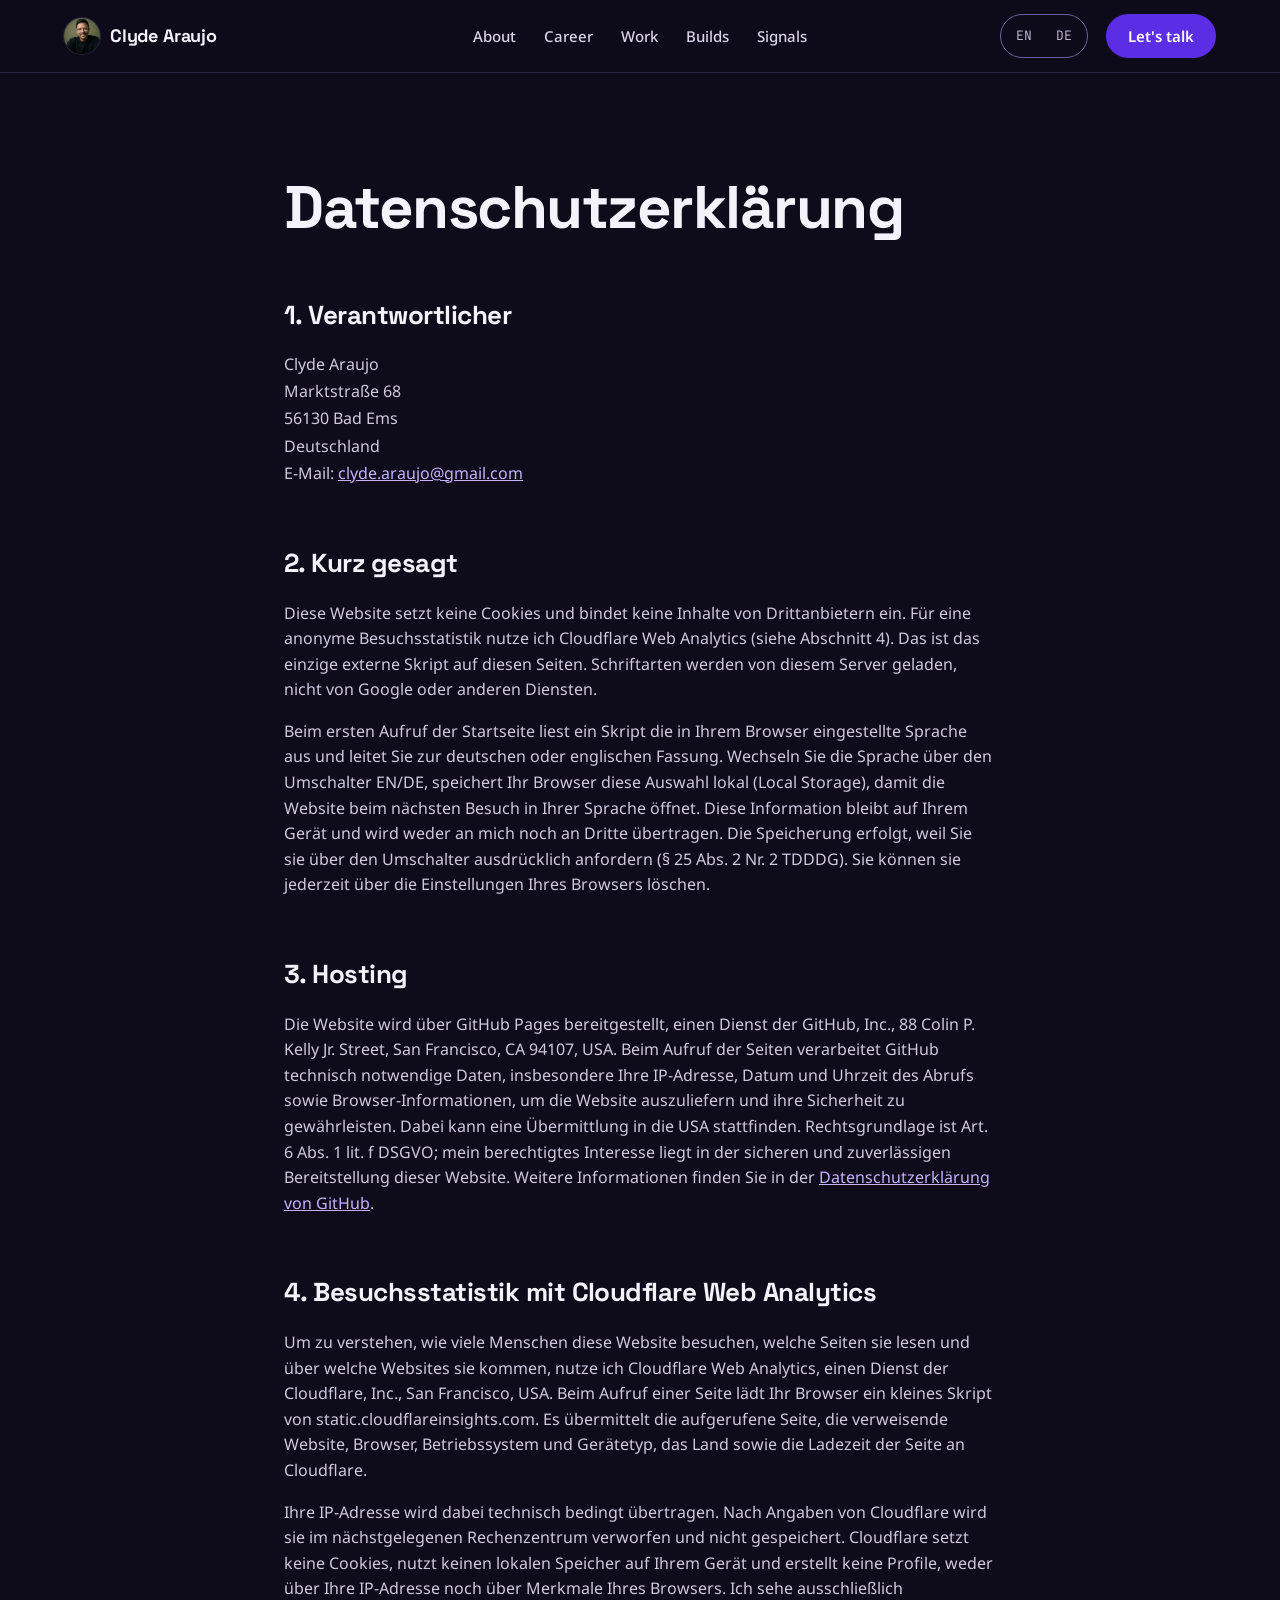
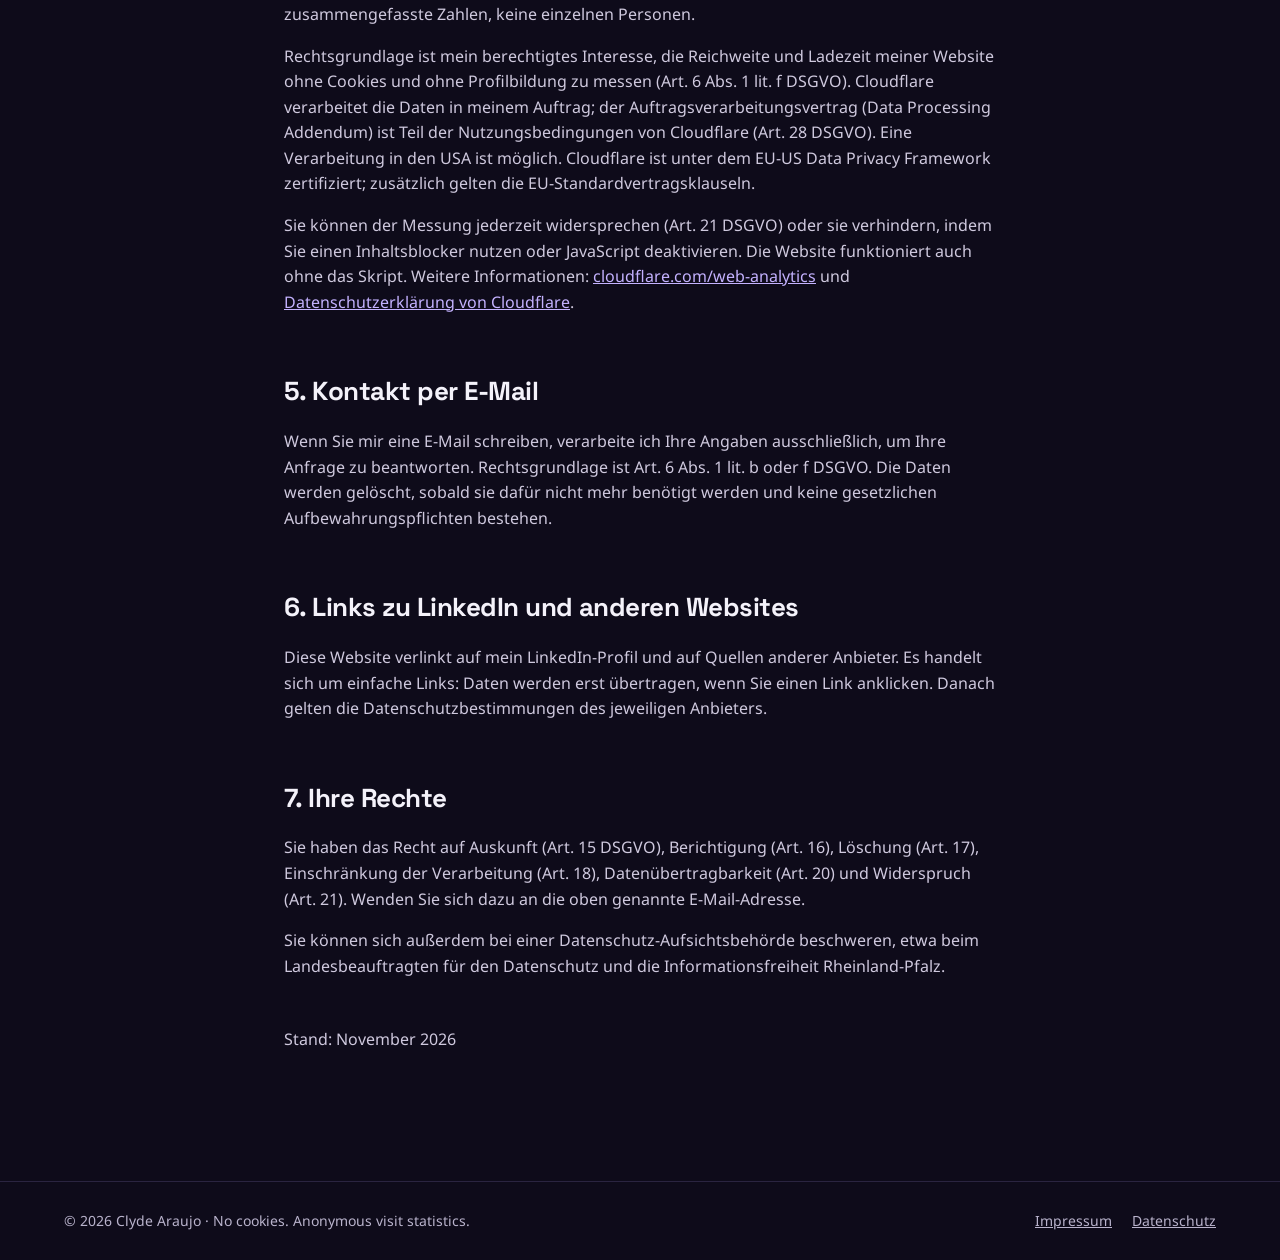
<file: datenschutz/index.html>
<!doctype html>
<html lang="de">
<head>
<meta charset="utf-8">
<meta name="viewport" content="width=device-width, initial-scale=1">
<title>Datenschutzerklärung · Clyde Araujo</title>
<meta name="robots" content="noindex">
<link rel="canonical" href="https://clydearaujo.com/datenschutz/">
<meta name="theme-color" content="#0E0B1A">
<link rel="icon" href="/favicon.svg" type="image/svg+xml">
<link rel="stylesheet" href="/assets/site.css?v=27">
</head>
<body>
<a class="skip" href="#main">Zum Inhalt springen</a>
<header class="site-header">
<div class="wrap hdr">
<div class="hdr-left"><button class="burger" type="button" aria-expanded="false" aria-controls="site-menu" aria-label="Open menu"><i></i><i></i><i></i></button><a class="brand" href="/"><picture><source srcset="/assets/avatar-still.webp" media="(prefers-reduced-motion: reduce)"><img class="brand-av" src="/assets/avatar.webp" alt="" width="36" height="36"></picture><span>Clyde Araujo</span></a></div>
<nav class="nav" aria-label="Main"><a href="/#about">About</a><a href="/#career">Career</a><a href="/#work">Work</a><a href="/#builds">Builds</a><a href="/#verdict">Signals</a></nav>
<div class="hdr-right"><div class="lang-wrap"><div class="lang-switch" role="group" aria-label="Language"><a href="/" lang="en" hreflang="en" data-lang="en">EN</a><a href="/de/" lang="de" hreflang="de" data-lang="de">DE</a></div></div><a class="btn btn-primary btn-sm" href="/#contact">Let's talk</a></div>
</div>
<nav class="menu" id="site-menu" aria-label="Main menu"><div class="wrap"><ul><li><a href="/#about"><span>01</span>About</a></li><li><a href="/#career"><span>02</span>Career</a></li><li><a href="/#work"><span>03</span>Work</a></li><li><a href="/#builds"><span>04</span>Builds</a></li><li><a href="/#verdict"><span>05</span>Signals</a></li></ul></div></nav>
</header>

<main id="main" class="article legal">
<h1>Datenschutzerklärung</h1>

<h2>1. Verantwortlicher</h2>
<address>Clyde Araujo<br>Marktstraße 68<br>56130 Bad Ems<br>Deutschland<br>E-Mail: <a href="mailto:clyde.araujo@gmail.com">clyde.araujo@gmail.com</a></address>

<h2>2. Kurz gesagt</h2>
<p>Diese Website setzt keine Cookies und bindet keine Inhalte von Drittanbietern ein. Für eine anonyme Besuchsstatistik nutze ich Cloudflare Web Analytics (siehe Abschnitt 4). Das ist das einzige externe Skript auf diesen Seiten. Schriftarten werden von diesem Server geladen, nicht von Google oder anderen Diensten.</p>
<p>Beim ersten Aufruf der Startseite liest ein Skript die in Ihrem Browser eingestellte Sprache aus und leitet Sie zur deutschen oder englischen Fassung. Wechseln Sie die Sprache über den Umschalter EN/DE, speichert Ihr Browser diese Auswahl lokal (Local Storage), damit die Website beim nächsten Besuch in Ihrer Sprache öffnet. Diese Information bleibt auf Ihrem Gerät und wird weder an mich noch an Dritte übertragen. Die Speicherung erfolgt, weil Sie sie über den Umschalter ausdrücklich anfordern (§ 25 Abs. 2 Nr. 2 TDDDG). Sie können sie jederzeit über die Einstellungen Ihres Browsers löschen.</p>

<h2>3. Hosting</h2>
<p>Die Website wird über GitHub Pages bereitgestellt, einen Dienst der GitHub, Inc., 88 Colin P. Kelly Jr. Street, San Francisco, CA 94107, USA. Beim Aufruf der Seiten verarbeitet GitHub technisch notwendige Daten, insbesondere Ihre IP-Adresse, Datum und Uhrzeit des Abrufs sowie Browser-Informationen, um die Website auszuliefern und ihre Sicherheit zu gewährleisten. Dabei kann eine Übermittlung in die USA stattfinden. Rechtsgrundlage ist Art. 6 Abs. 1 lit. f DSGVO; mein berechtigtes Interesse liegt in der sicheren und zuverlässigen Bereitstellung dieser Website. Weitere Informationen finden Sie in der <a href="https://docs.github.com/de/site-policy/privacy-policies/github-general-privacy-statement">Datenschutzerklärung von GitHub</a>.</p>

<h2>4. Besuchsstatistik mit Cloudflare Web Analytics</h2>
<p>Um zu verstehen, wie viele Menschen diese Website besuchen, welche Seiten sie lesen und über welche Websites sie kommen, nutze ich Cloudflare Web Analytics, einen Dienst der Cloudflare, Inc., San Francisco, USA. Beim Aufruf einer Seite lädt Ihr Browser ein kleines Skript von static.cloudflareinsights.com. Es übermittelt die aufgerufene Seite, die verweisende Website, Browser, Betriebssystem und Gerätetyp, das Land sowie die Ladezeit der Seite an Cloudflare.</p>
<p>Ihre IP-Adresse wird dabei technisch bedingt übertragen. Nach Angaben von Cloudflare wird sie im nächstgelegenen Rechenzentrum verworfen und nicht gespeichert. Cloudflare setzt keine Cookies, nutzt keinen lokalen Speicher auf Ihrem Gerät und erstellt keine Profile, weder über Ihre IP-Adresse noch über Merkmale Ihres Browsers. Ich sehe ausschließlich zusammengefasste Zahlen, keine einzelnen Personen.</p>
<p>Rechtsgrundlage ist mein berechtigtes Interesse, die Reichweite und Ladezeit meiner Website ohne Cookies und ohne Profilbildung zu messen (Art. 6 Abs. 1 lit. f DSGVO). Cloudflare verarbeitet die Daten in meinem Auftrag; der Auftragsverarbeitungsvertrag (Data Processing Addendum) ist Teil der Nutzungsbedingungen von Cloudflare (Art. 28 DSGVO). Eine Verarbeitung in den USA ist möglich. Cloudflare ist unter dem EU-US Data Privacy Framework zertifiziert; zusätzlich gelten die EU-Standardvertragsklauseln.</p>
<p>Sie können der Messung jederzeit widersprechen (Art. 21 DSGVO) oder sie verhindern, indem Sie einen Inhaltsblocker nutzen oder JavaScript deaktivieren. Die Website funktioniert auch ohne das Skript. Weitere Informationen: <a href="https://www.cloudflare.com/web-analytics/">cloudflare.com/web-analytics</a> und <a href="https://www.cloudflare.com/privacypolicy/">Datenschutzerklärung von Cloudflare</a>.</p>
<h2>5. Kontakt per E-Mail</h2>
<p>Wenn Sie mir eine E-Mail schreiben, verarbeite ich Ihre Angaben ausschließlich, um Ihre Anfrage zu beantworten. Rechtsgrundlage ist Art. 6 Abs. 1 lit. b oder f DSGVO. Die Daten werden gelöscht, sobald sie dafür nicht mehr benötigt werden und keine gesetzlichen Aufbewahrungspflichten bestehen.</p>

<h2>6. Links zu LinkedIn und anderen Websites</h2>
<p>Diese Website verlinkt auf mein LinkedIn-Profil und auf Quellen anderer Anbieter. Es handelt sich um einfache Links: Daten werden erst übertragen, wenn Sie einen Link anklicken. Danach gelten die Datenschutzbestimmungen des jeweiligen Anbieters.</p>

<h2>7. Ihre Rechte</h2>
<p>Sie haben das Recht auf Auskunft (Art. 15 DSGVO), Berichtigung (Art. 16), Löschung (Art. 17), Einschränkung der Verarbeitung (Art. 18), Datenübertragbarkeit (Art. 20) und Widerspruch (Art. 21). Wenden Sie sich dazu an die oben genannte E-Mail-Adresse.</p>
<p>Sie können sich außerdem bei einer Datenschutz-Aufsichtsbehörde beschweren, etwa beim Landesbeauftragten für den Datenschutz und die Informationsfreiheit Rheinland-Pfalz.</p>

<p class="entry-meta" style="margin-top:48px">Stand: November 2026</p>
</main>

<footer class="site-footer rule-top"><div class="wrap"><span>© 2026 Clyde Araujo · No cookies. Anonymous visit statistics.</span><nav aria-label="Legal"><a href="/impressum/">Impressum</a><a href="/datenschutz/" aria-current="page">Datenschutz</a></nav></div></footer>
<script src="/assets/nav.js?v=6" defer></script>
<!-- Cloudflare Web Analytics --><script type='module' src='https://static.cloudflareinsights.com/beacon.min.js' data-cf-beacon='{"token": "3469c9dc25c04788bc471ac4e5d7045f"}'></script><!-- End Cloudflare Web Analytics -->
</body>
</html>
</file>
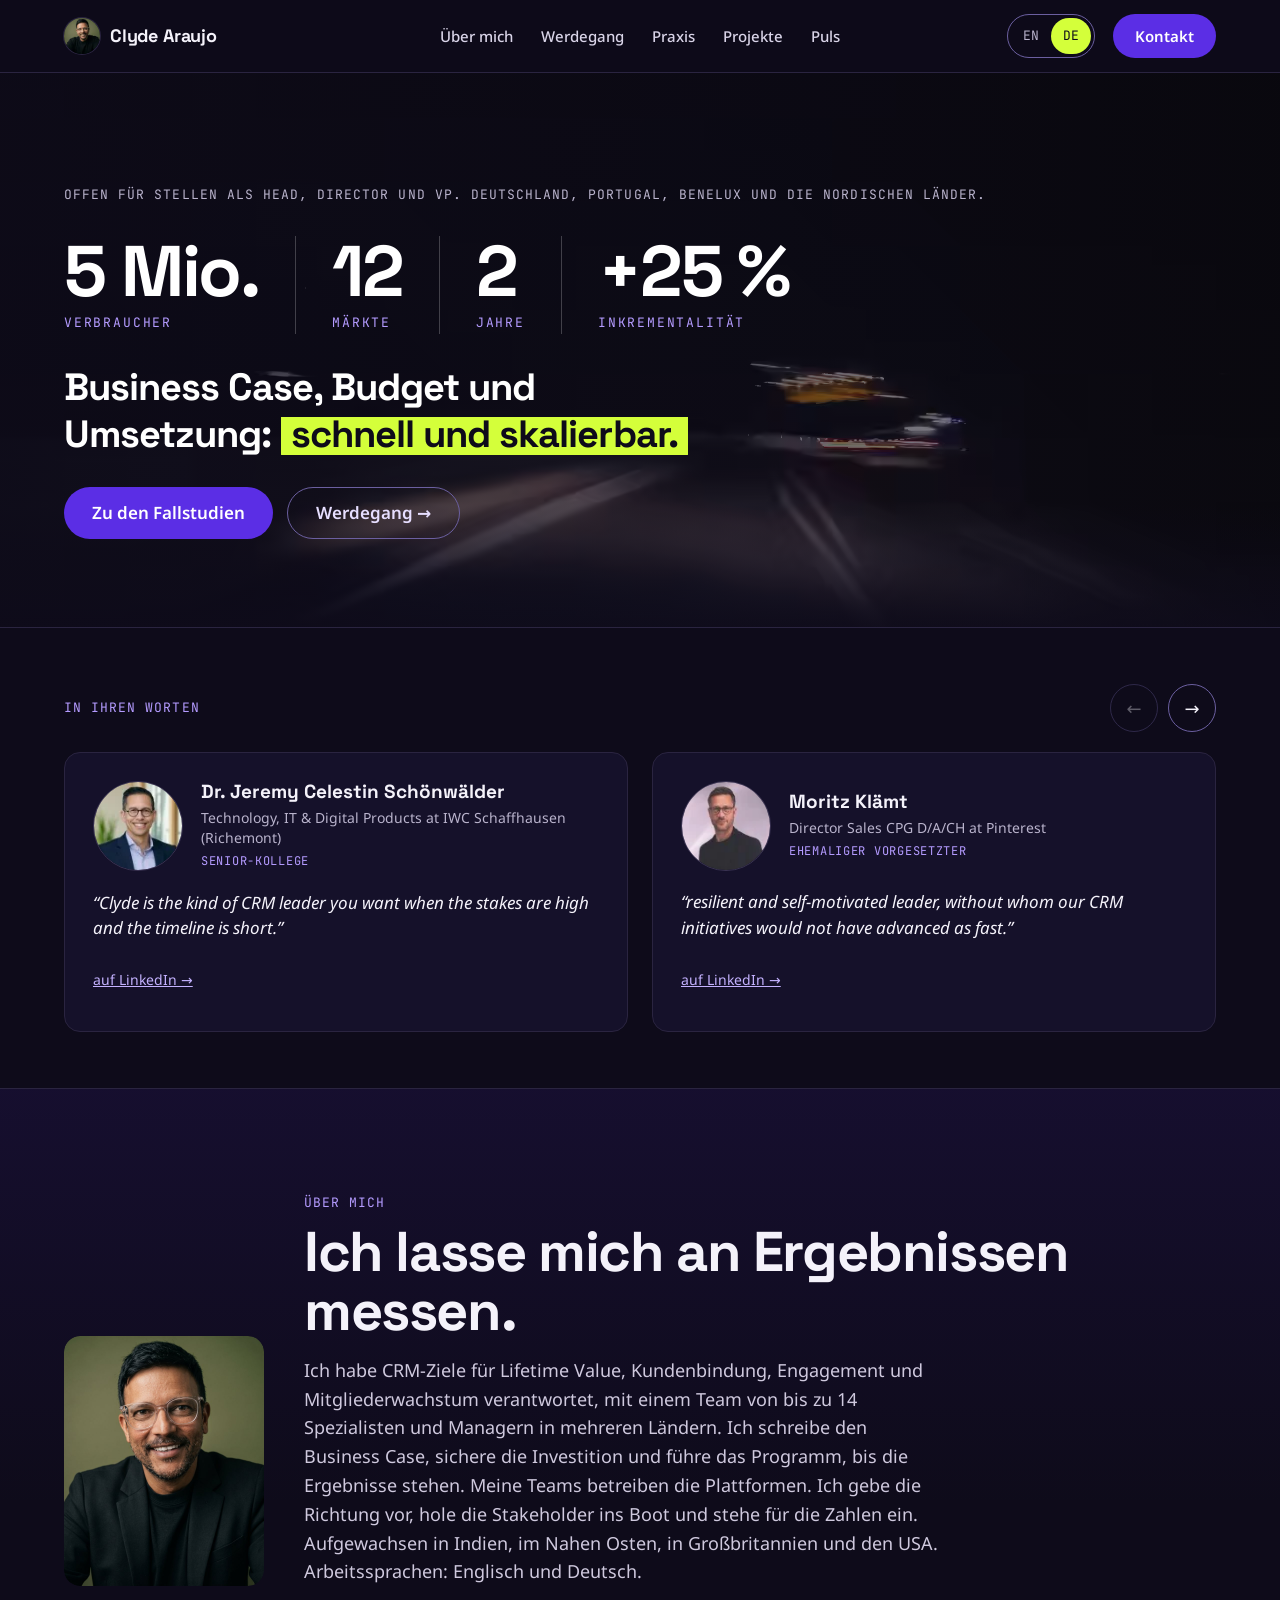
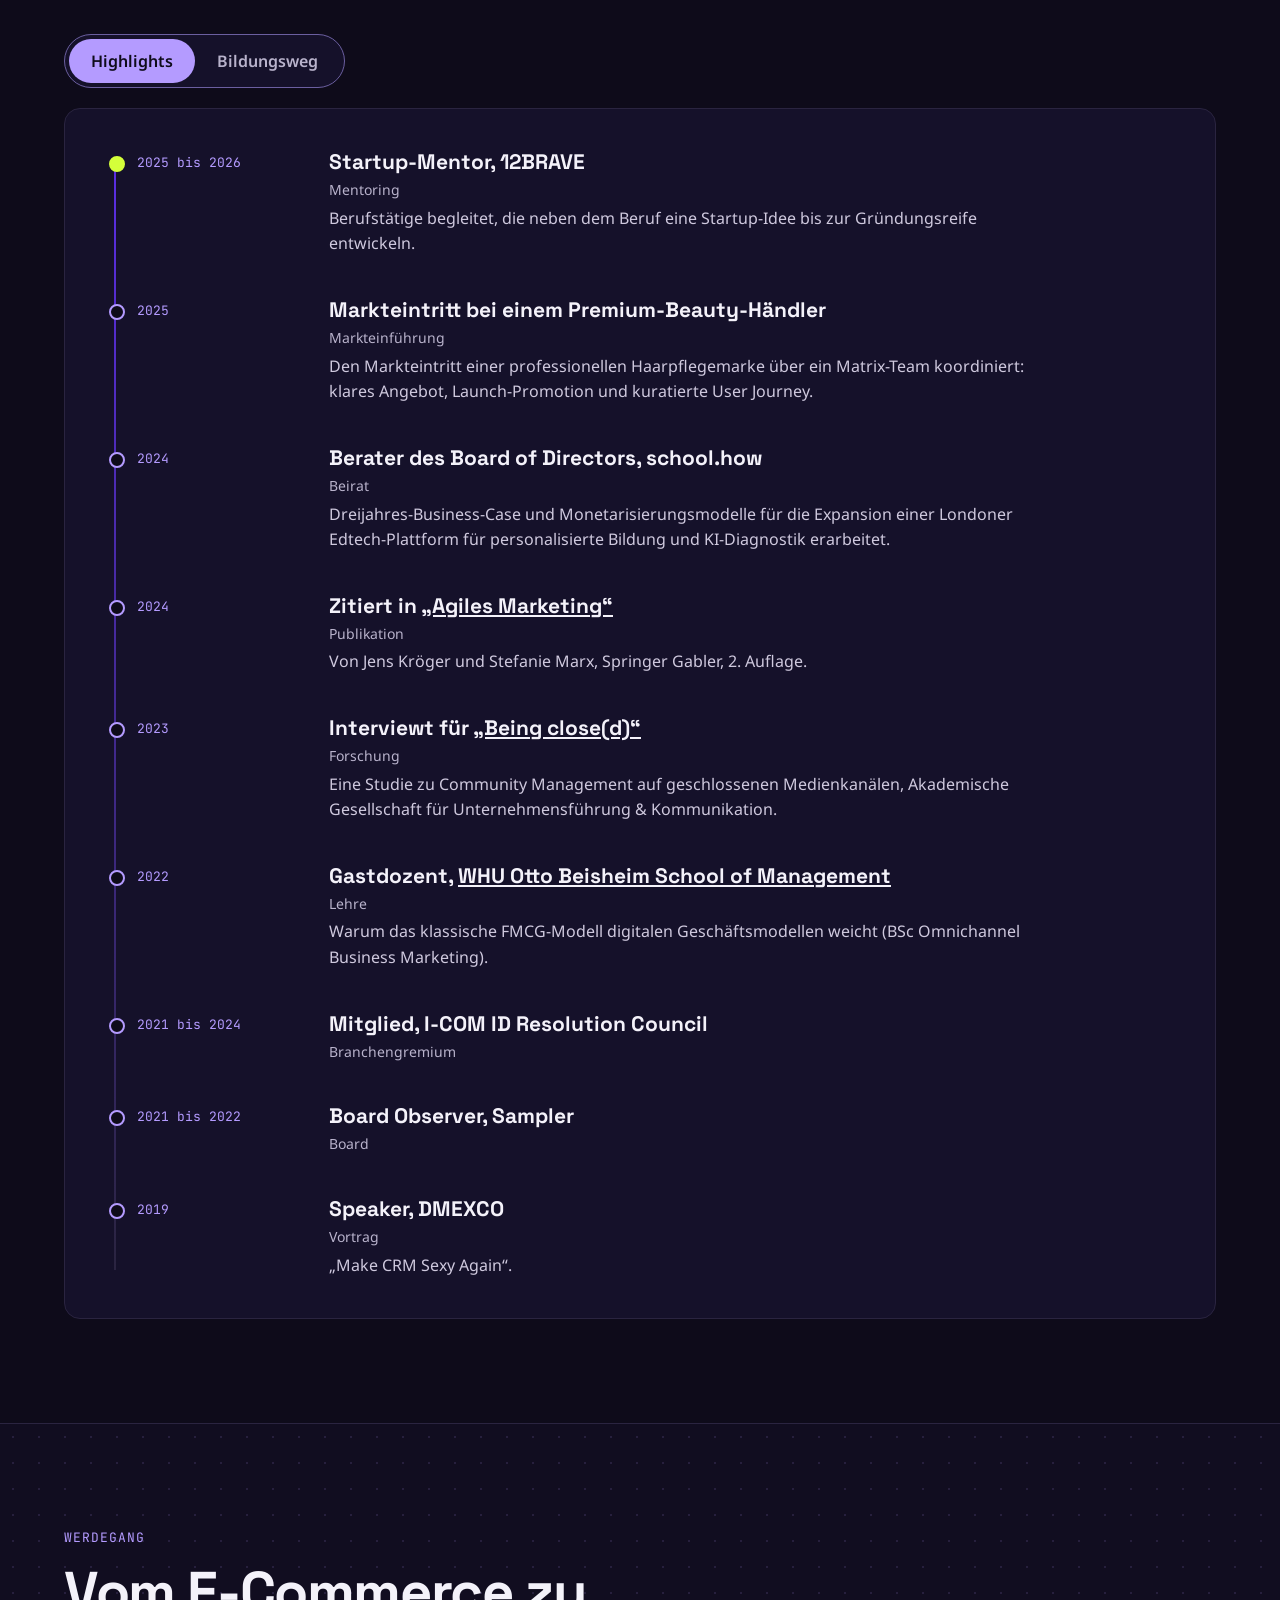
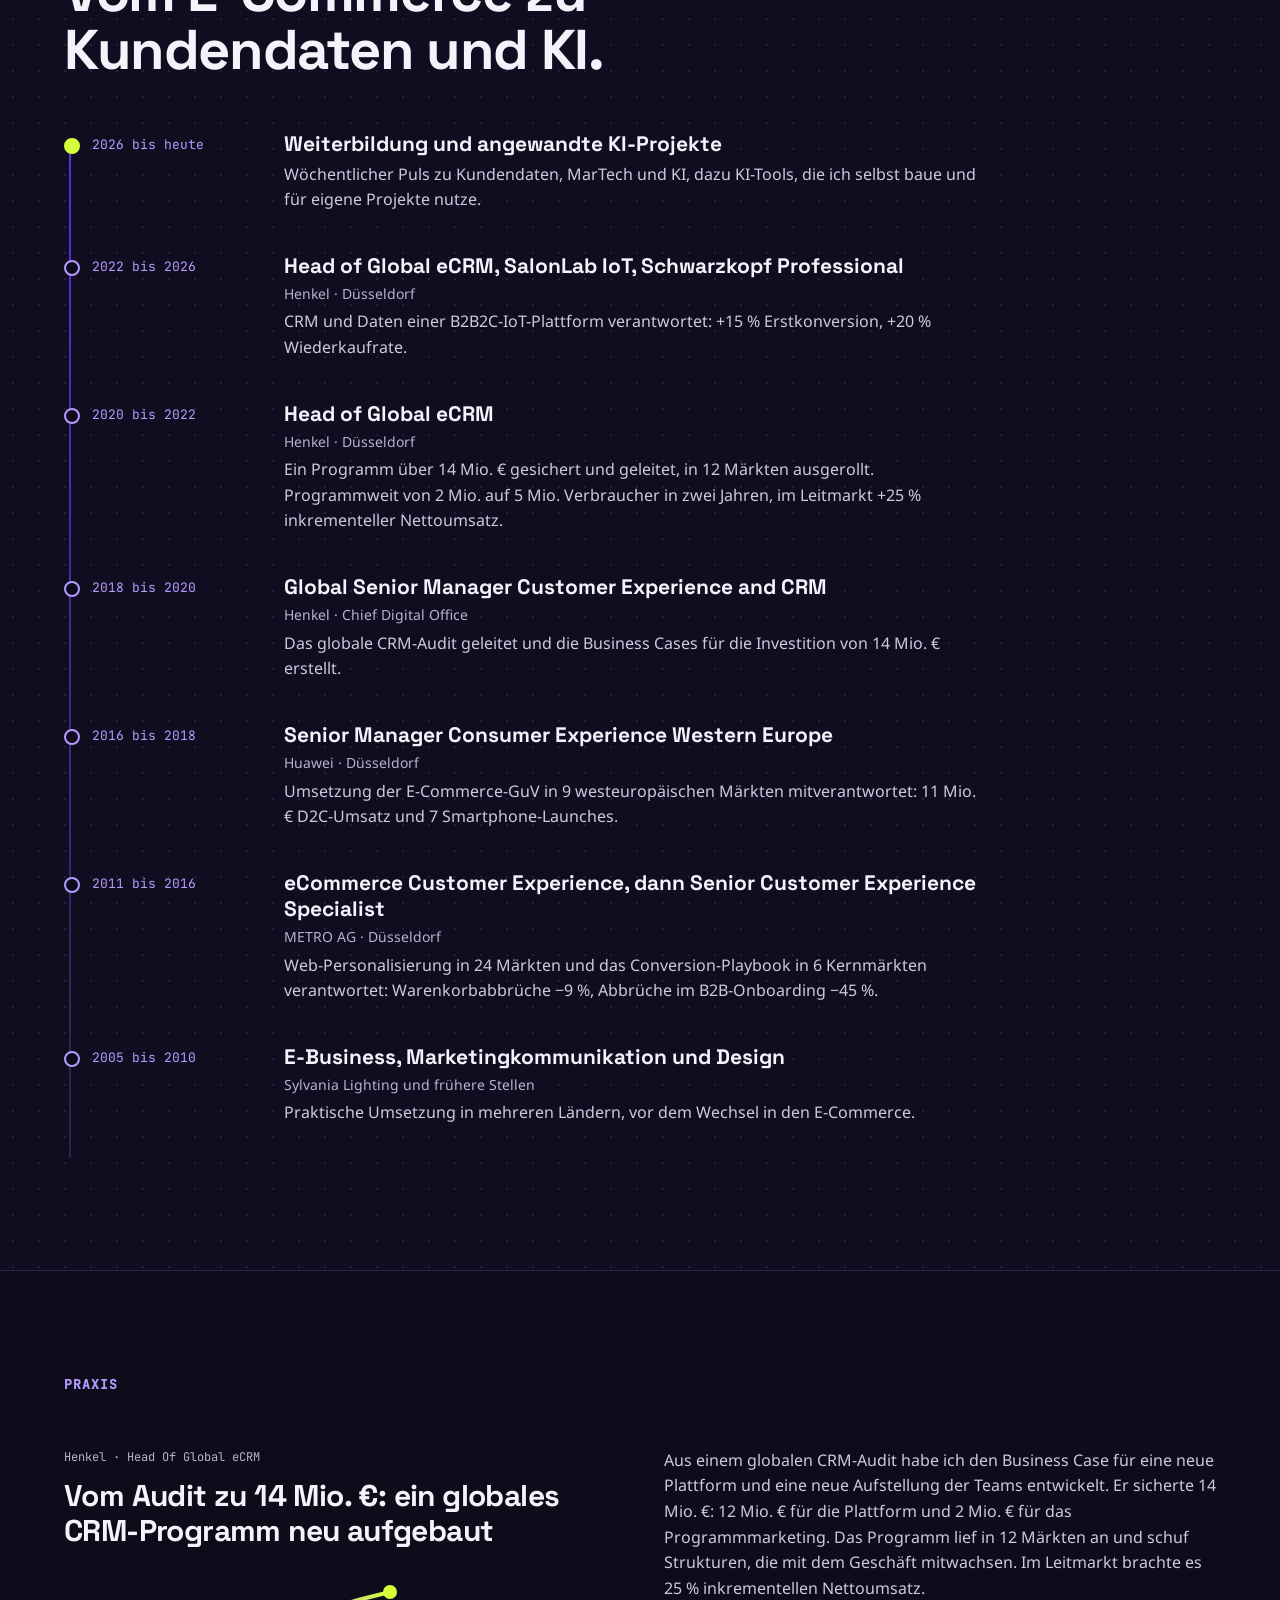
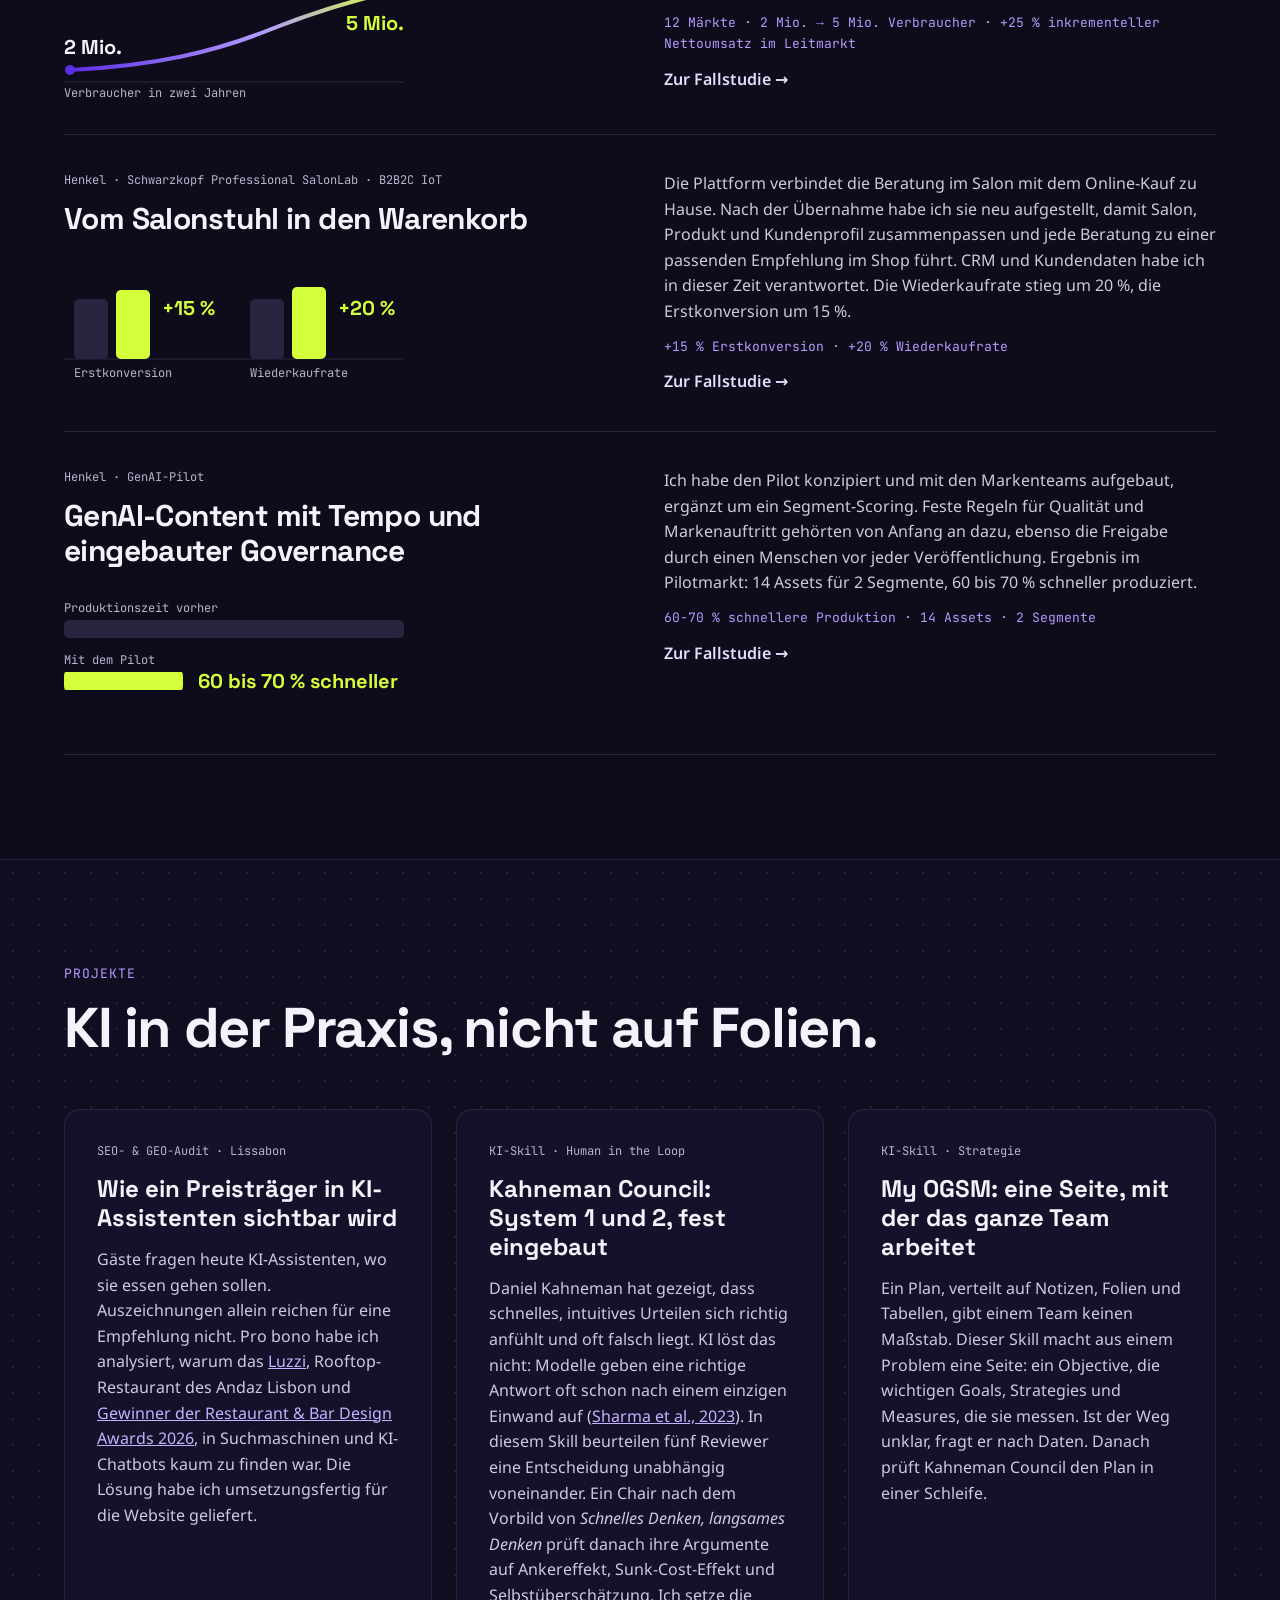
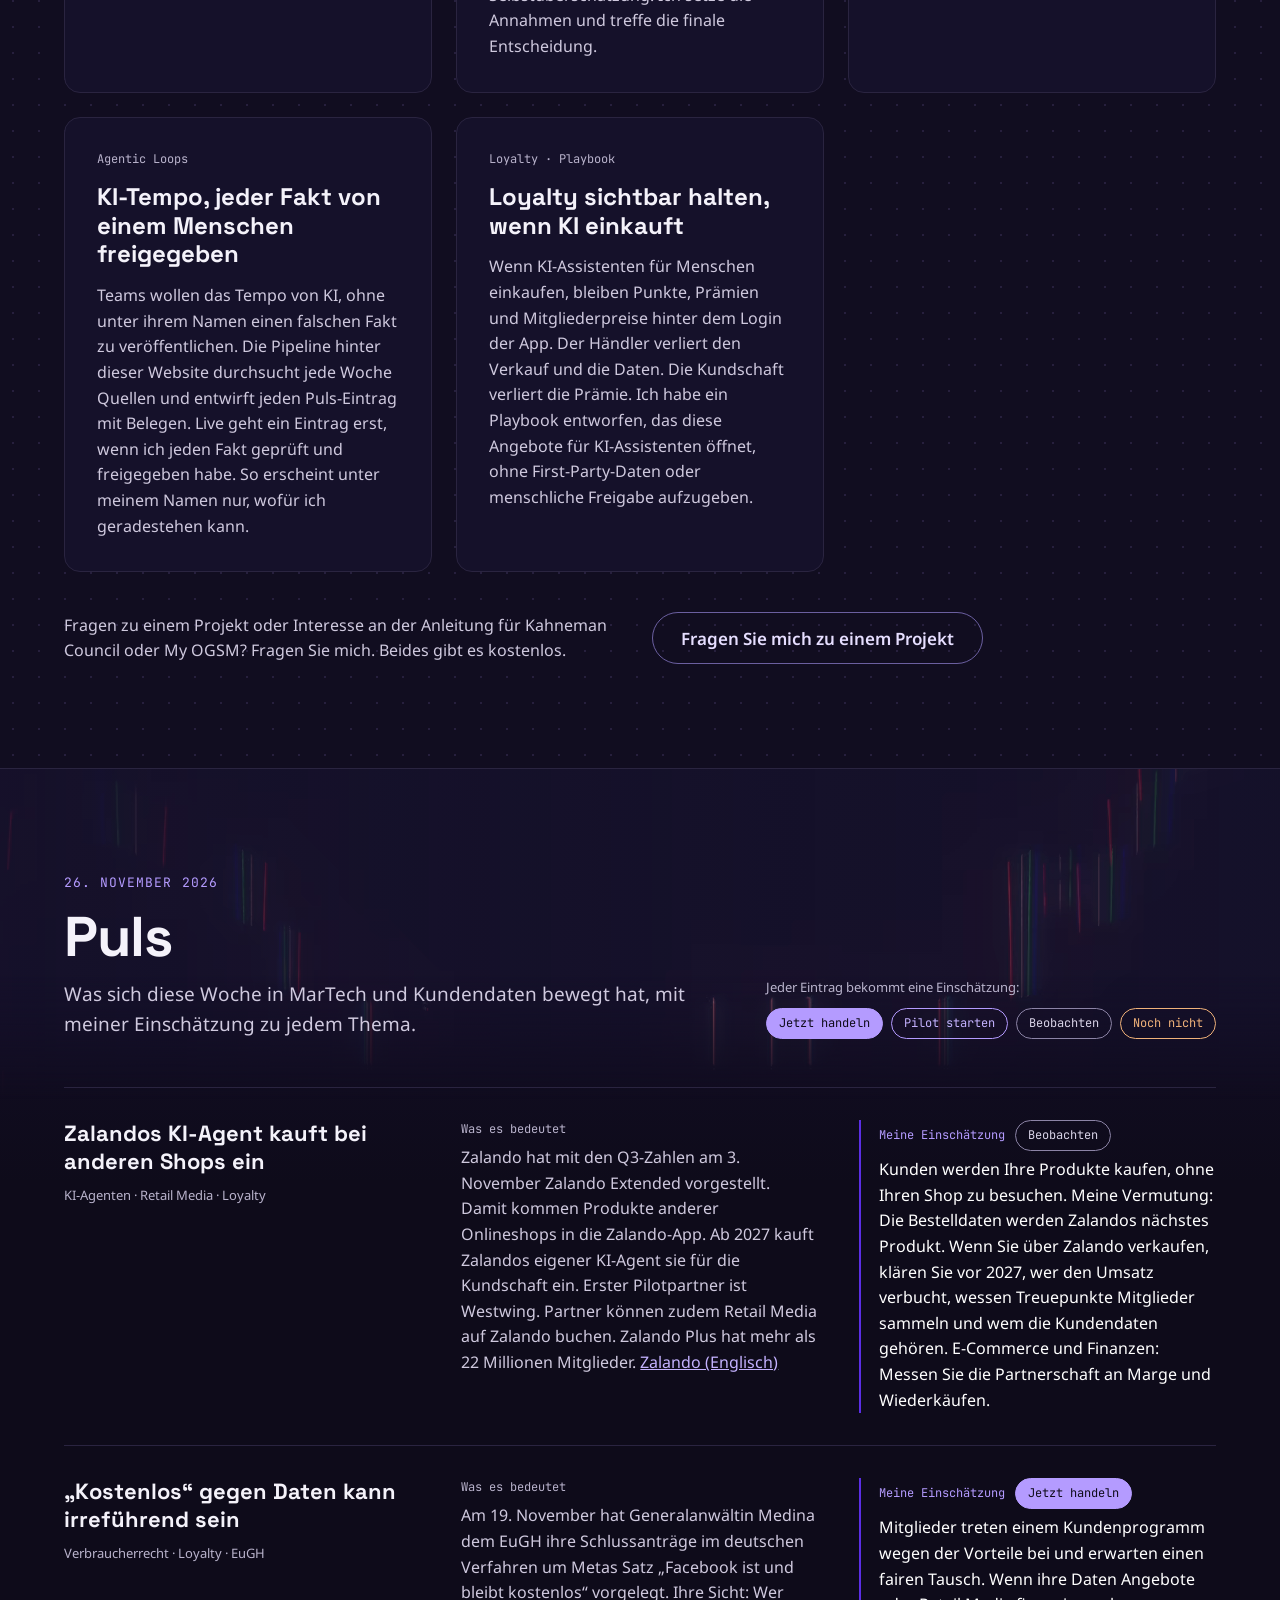
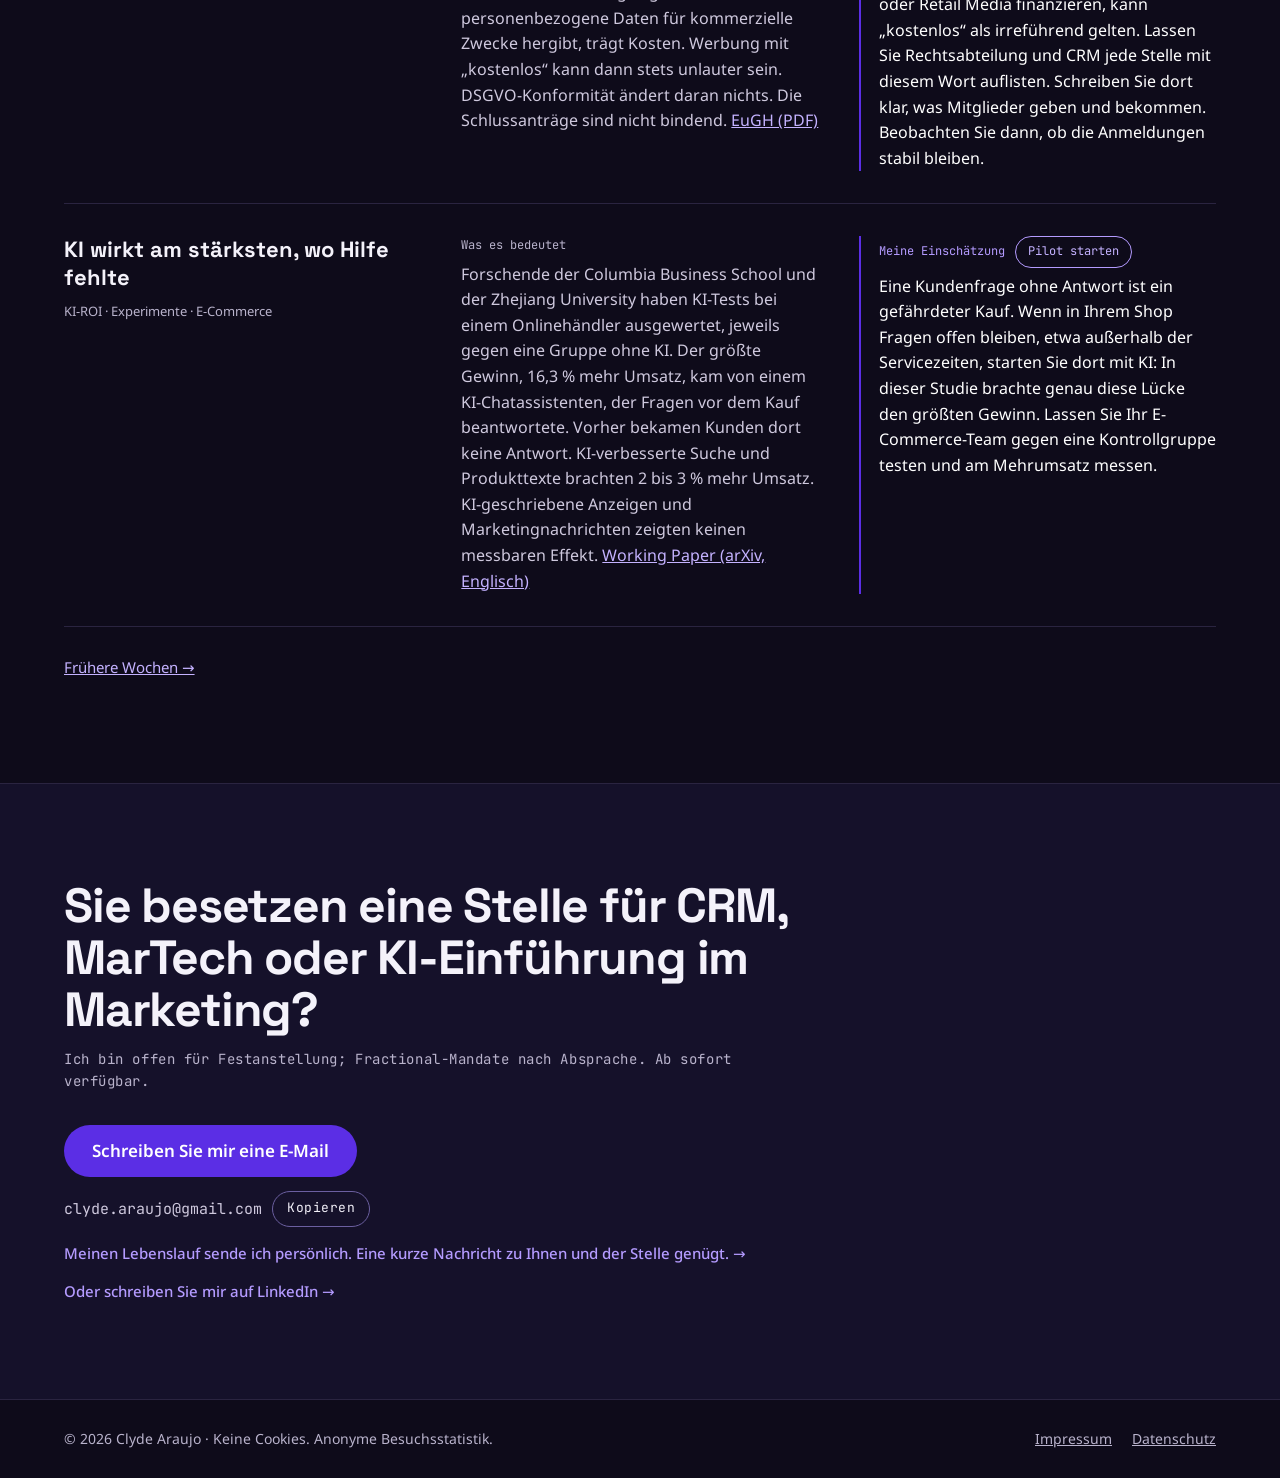
<file: de/index.html>
<!doctype html>
<html lang="de">
<head>
<meta charset="utf-8"><script>document.documentElement.classList.add('js')</script>
<meta name="viewport" content="width=device-width, initial-scale=1">
<title>Clyde Araujo · Digitalstrategie &amp; MarTech-Transformation</title>
<meta name="description" content="Clyde Araujo: CRM, Kundendaten und MarTech, mit Sitz in Deutschland. Ein globales CRM-Programm über 14 Mio. € gesichert und geleitet; von 2 Mio. auf 5 Mio. Verbraucher in zwei Jahren. Ab sofort verfügbar.">
<link rel="canonical" href="https://clydearaujo.com/de/">
<link rel="alternate" hreflang="en" href="https://clydearaujo.com/">
<link rel="alternate" hreflang="de" href="https://clydearaujo.com/de/">
<link rel="alternate" hreflang="x-default" href="https://clydearaujo.com/">
<meta property="og:locale" content="de_DE">
<meta property="og:locale:alternate" content="en_GB">
<meta property="og:type" content="profile">
<meta property="og:title" content="Clyde Araujo · Digitalstrategie &amp; MarTech-Transformation">
<meta property="og:description" content="5 Mio. Verbraucher. 12 Märkte. 2 Jahre. +25 % Inkrementalität. Business Case, Budget und Umsetzung: schnell und skalierbar.">
<meta property="og:url" content="https://clydearaujo.com/de/">
<meta property="og:image" content="https://clydearaujo.com/assets/headshot.jpg">
<meta name="theme-color" content="#0E0B1A">
<link rel="icon" href="/favicon.svg" type="image/svg+xml">
<link rel="preload" href="/assets/fonts/space-grotesk-latin-700-normal.woff2" as="font" type="font/woff2" crossorigin>
<link rel="stylesheet" href="/assets/site.css?v=39">
<script type="application/ld+json">
{
  "@context": "https://schema.org",
  "@graph": [
    {
      "@type": "WebSite",
      "@id": "https://clydearaujo.com/de/#website",
      "url": "https://clydearaujo.com/de/",
      "name": "Clyde Araujo",
      "inLanguage": "de",
      "publisher": {
        "@id": "https://clydearaujo.com/#person"
      }
    },
    {
      "@type": "ProfilePage",
      "@id": "https://clydearaujo.com/de/#profilepage",
      "url": "https://clydearaujo.com/de/",
      "inLanguage": "de",
      "dateModified": "2026-11-05",
      "isPartOf": {
        "@id": "https://clydearaujo.com/de/#website"
      },
      "mainEntity": {
        "@type": "Person",
        "@id": "https://clydearaujo.com/#person",
        "name": "Clyde Araujo",
        "jobTitle": "Digitalstrategie & MarTech-Transformation",
        "url": "https://clydearaujo.com/",
        "image": "https://clydearaujo.com/assets/headshot.jpg",
        "email": "mailto:clyde.araujo@gmail.com",
        "sameAs": [
          "https://www.linkedin.com/in/araujoclyde/"
        ],
        "alumniOf": [
          {
            "@type": "CollegeOrUniversity",
            "name": "Saginaw Valley State University"
          },
          {
            "@type": "EducationalOrganization",
            "name": "Harvard Business School Online"
          },
          {
            "@type": "EducationalOrganization",
            "name": "INSEAD"
          },
          {
            "@type": "EducationalOrganization",
            "name": "IESE Business School"
          },
          {
            "@type": "EducationalOrganization",
            "name": "Thunderbird School of Global Management"
          }
        ],
        "knowsAbout": [
          "Digital strategy",
          "Strategic planning",
          "OGSM framework",
          "MarTech",
          "CRM",
          "Customer data",
          "Customer data platforms",
          "B2B2C platforms",
          "Generative AI in marketing",
          "Search engine optimisation (SEO)",
          "Generative engine optimisation (GEO)",
          "Human-in-the-loop AI",
          "Cognitive bias in decision-making",
          "AI agent skills",
          "AI tool integrations",
          "AI-assisted research",
          "Prompting AI assistants",
          "Claude Desktop",
          "Gemini desktop app"
        ],
        "knowsLanguage": [
          "en",
          "de"
        ],
        "workLocation": {
          "@type": "Place",
          "name": "Germany"
        },
        "description": "Digitalstrategie, CRM, Kundendaten und MarTech-Transformation. Ein globales CRM-Programm über 14 Mio. € bei Henkel in 12 Märkten gesichert und geleitet. Mit Sitz in Deutschland."
      }
    }
  ]
}
</script>
</head>
<body>
<a class="skip" href="#main">Zum Inhalt springen</a>

<header class="site-header">
<div class="wrap hdr">
<div class="hdr-left"><button class="burger" type="button" aria-expanded="false" aria-controls="site-menu" aria-label="Menü öffnen"><i></i><i></i><i></i></button><a class="brand" href="/de/"><picture><source srcset="/assets/avatar-still.webp" media="(prefers-reduced-motion: reduce)"><img class="brand-av" src="/assets/avatar.webp" alt="" width="36" height="36"></picture><span>Clyde Araujo</span></a></div>
<nav class="nav" aria-label="Hauptnavigation" data-spy><a href="#about">Über mich</a><a href="#career">Werdegang</a><a href="#work">Praxis</a><a href="#builds">Projekte</a><a href="#verdict">Puls</a></nav>
<div class="hdr-right"><div class="lang-wrap"><div class="lang-switch" role="group" aria-label="Sprache"><a href="/" lang="en" hreflang="en" data-lang="en">EN</a><span class="lang-cur" aria-current="true" lang="de">DE</span></div></div><a class="btn btn-primary btn-sm" href="#contact">Kontakt</a></div>
</div>
<nav class="menu" id="site-menu" aria-label="Hauptmenü"><div class="wrap"><ul><li><a href="#about"><span>01</span>Über mich</a></li><li><a href="#career"><span>02</span>Werdegang</a></li><li><a href="#work"><span>03</span>Praxis</a></li><li><a href="#builds"><span>04</span>Projekte</a></li><li><a href="#verdict"><span>05</span>Puls</a></li></ul></div></nav>
</header>

<main id="main">

<section class="hero-band" aria-labelledby="hero-title">
<div class="hero-media" aria-hidden="true"><canvas class="hero-video" width="1280" height="720" data-poster="/assets/hero/night-drive.webp" data-av1="/assets/hero/night-drive.av1.mp4" data-h264="/assets/hero/night-drive.h264.mp4"></canvas></div>
<div class="wrap hero">
<p class="eyebrow muted">Offen für Stellen als Head, Director und VP. Deutschland, Portugal, Benelux und die nordischen Länder.</p>
<ul class="hero-nums"><li><b>5&nbsp;Mio.</b><span>Verbraucher</span></li><li><b>12</b><span>Märkte</span></li><li><b>2</b><span>Jahre</span></li><li><b>+25&nbsp;%</b><span>Inkrementalität</span></li></ul>
<h1 class="h1 h1-long h1-sub" id="hero-title">Business Case, Budget und Umsetzung: <span class="mark">schnell und skalierbar.</span></h1>
<div class="actions">
<a class="btn btn-primary" href="#work">Zu den Fallstudien</a>
<a class="btn btn-ghost" href="#career">Werdegang →</a>
</div>
</div>
</section>

<section id="voices" class="rule-top" aria-labelledby="voices-title">
<div class="wrap voices">
<div class="vo-head"><h2 class="eyebrow" id="voices-title">In ihren Worten</h2><div class="vo-nav"><button class="vo-btn" type="button" data-vo="-1" aria-label="Vorherige Stimmen" disabled>←</button><button class="vo-btn" type="button" data-vo="1" aria-label="Nächste Stimmen">→</button></div></div>
<ul class="vo-track" tabindex="0" aria-label="Empfehlungen">
<li class="vo-card"><div class="vo-top"><img class="vo-photo" src="/assets/voices/jeremy.webp" alt="Porträt von Dr. Jeremy Celestin Schönwälder" width="90" height="90" loading="lazy" decoding="async"><div class="vo-who"><span class="vo-name">Dr. Jeremy Celestin Schönwälder</span><span class="vo-title">Technology, IT &amp; Digital Products at IWC Schaffhausen (Richemont)</span><span class="vo-rel">Senior-Kollege</span></div></div><blockquote class="vo-q" lang="en">“Clyde is the kind of CRM leader you want when the stakes are high and the timeline is short.”</blockquote><a class="vo-link" href="https://www.linkedin.com/in/schoenwaelder/" rel="noopener">auf LinkedIn →</a></li>
<li class="vo-card"><div class="vo-top"><img class="vo-photo" src="/assets/voices/moritz.webp" alt="Porträt von Moritz Klämt" width="90" height="90" loading="lazy" decoding="async"><div class="vo-who"><span class="vo-name">Moritz Klämt</span><span class="vo-title">Director Sales CPG D/A/CH at Pinterest</span><span class="vo-rel">Ehemaliger Vorgesetzter</span></div></div><blockquote class="vo-q" lang="en">“resilient and self-motivated leader, without whom our CRM initiatives would not have advanced as fast.”</blockquote><a class="vo-link" href="https://www.linkedin.com/in/moritzklaemt/" rel="noopener">auf LinkedIn →</a></li>
<li class="vo-card"><div class="vo-top"><img class="vo-photo" src="/assets/voices/aleksandra.webp" alt="Porträt von Aleksandra Gawlas-Wilińska" width="90" height="90" loading="lazy" decoding="async"><div class="vo-who"><span class="vo-name">Aleksandra Gawlas-Wilińska</span><span class="vo-title">Marketing Director</span><span class="vo-rel">Marktverantwortliche · Rollout Polen</span></div></div><blockquote class="vo-q" lang="en">“translating global vision into very concrete actions that are clear and motivating for the teams”</blockquote><a class="vo-link" href="https://www.linkedin.com/in/aleksandra-gawlas/" rel="noopener">auf LinkedIn →</a></li>
<li class="vo-card"><div class="vo-top"><img class="vo-photo" src="/assets/voices/jil.webp" alt="Porträt von Jil Schlottbom" width="90" height="90" loading="lazy" decoding="async"><div class="vo-who"><span class="vo-name">Jil Schlottbom</span><span class="vo-title">Senior Manager MarTech, Data &amp; eCRM Europe</span><span class="vo-rel">Teammitglied</span></div></div><blockquote class="vo-q" lang="en">“a very strong capability of balancing strategic and pragmatic ways to support countries, partners and his team”</blockquote><a class="vo-link" href="https://www.linkedin.com/in/jil-schlottbom-0bb50b131/" rel="noopener">auf LinkedIn →</a></li>
<li class="vo-card"><div class="vo-top"><img class="vo-photo" src="/assets/voices/joost.webp" alt="Porträt von Joost Huisman" width="90" height="90" loading="lazy" decoding="async"><div class="vo-who"><span class="vo-name">Joost Huisman</span><span class="vo-rel">Kunde, Ingram Micro</span></div></div><blockquote class="vo-q" lang="en">“he gets the job done and ensures others get their job done, all in a very positive and constructive way”</blockquote><a class="vo-link" href="https://www.linkedin.com/in/huismanjoost/" rel="noopener">auf LinkedIn →</a></li>
<li class="vo-card"><div class="vo-top"><img class="vo-photo" src="/assets/voices/laura-m.webp" alt="Porträt von Laura Müller" width="90" height="90" loading="lazy" decoding="async"><div class="vo-who"><span class="vo-name">Laura Müller</span><span class="vo-title">Head of UX/UI</span><span class="vo-rel">Kollegin, Henkel</span></div></div><blockquote class="vo-q" lang="en">“He has a great vision that he breaks down into manageable pieces for the whole team to understand and execute on.”</blockquote><a class="vo-link" href="https://www.linkedin.com/in/laura-m%C3%BCller-b80129a0/" rel="noopener">auf LinkedIn →</a></li>
<li class="vo-card"><div class="vo-top"><img class="vo-photo" src="/assets/voices/juan.webp" alt="Porträt von Juan Martinez-Palomo" width="90" height="90" loading="lazy" decoding="async"><div class="vo-who"><span class="vo-name">Juan Martinez-Palomo</span><span class="vo-title">E-Commerce</span><span class="vo-rel">Im selben Team</span></div></div><blockquote class="vo-q" lang="en">“the perfect mix of hands-on business acumen combined with a fine sense of a strategic vision in a digital context”</blockquote><a class="vo-link" href="https://www.linkedin.com/in/jmartinez-palomo/" rel="noopener">auf LinkedIn →</a></li>
<li class="vo-card"><div class="vo-top"><img class="vo-photo" src="/assets/voices/laura-l.webp" alt="Porträt von Laura Llamazares Díez" width="90" height="90" loading="lazy" decoding="async"><div class="vo-who"><span class="vo-name">Laura Llamazares Díez</span><span class="vo-title">Digital Engagement team lead at SD Worx</span><span class="vo-rel">Teammitglied</span></div></div><blockquote class="vo-q" lang="en">“Clyde is very supportive with all colleagues and partners, sharing his expertise in order to take the best of each project.”</blockquote><a class="vo-link" href="https://www.linkedin.com/in/laura-llamazares-diez-/" rel="noopener">auf LinkedIn →</a></li>
</ul>
</div>
</section>

<section id="about" class="rule-top" aria-labelledby="about-title">
<div class="wrap section">
<div class="ab-intro">
<div class="ab-photo-wrap"><img class="ab-photo" src="/assets/headshot.jpg?v=4" alt="Porträt von Clyde Araujo" width="200" height="250"></div>
<div><p class="eyebrow">Über mich</p><h2 class="h2" id="about-title">Ich lasse mich an Ergebnissen messen.</h2><p class="body ab-lead">Ich habe CRM-Ziele für Lifetime Value, Kundenbindung, Engagement und Mitgliederwachstum verantwortet, mit einem Team von bis zu 14 Spezialisten und Managern in mehreren Ländern. Ich schreibe den Business Case, sichere die Investition und führe das Programm, bis die Ergebnisse stehen. Meine Teams betreiben die Plattformen. Ich gebe die Richtung vor, hole die Stakeholder ins Boot und stehe für die Zahlen ein. Aufgewachsen in Indien, im Nahen Osten, in Großbritannien und den USA. Arbeitssprachen: Englisch und Deutsch.</p></div>
</div>
<div class="ab-tabs" role="tablist" aria-label="Details über mich"><button type="button" role="tab" id="tab-ms" aria-controls="panel-ms" aria-selected="true">Highlights</button><button type="button" role="tab" id="tab-ed" aria-controls="panel-ed" aria-selected="false" tabindex="-1">Bildungsweg</button></div>
<div class="ab-panel on" role="tabpanel" id="panel-ms" aria-labelledby="tab-ms"><ol class="timeline ab-timeline"><li class="tl-item"><span class="tl-when">2025 bis 2026</span><span class="tl-what"><span class="tl-role">Startup-Mentor, 12BRAVE</span><span class="tl-org">Mentoring</span><span class="body">Berufstätige begleitet, die neben dem Beruf eine Startup-Idee bis zur Gründungsreife entwickeln.</span></span></li><li class="tl-item"><span class="tl-when">2025</span><span class="tl-what"><span class="tl-role">Markteintritt bei einem Premium-Beauty-Händler</span><span class="tl-org">Markteinführung</span><span class="body">Den Markteintritt einer professionellen Haarpflegemarke über ein Matrix-Team koordiniert: klares Angebot, Launch-Promotion und kuratierte User Journey.</span></span></li><li class="tl-item"><span class="tl-when">2024</span><span class="tl-what"><span class="tl-role">Berater des Board of Directors, school.how</span><span class="tl-org">Beirat</span><span class="body">Dreijahres-Business-Case und Monetarisierungsmodelle für die Expansion einer Londoner Edtech-Plattform für personalisierte Bildung und KI-Diagnostik erarbeitet.</span></span></li><li class="tl-item"><span class="tl-when">2024</span><span class="tl-what"><span class="tl-role">Zitiert in <a href="https://link.springer.com/book/10.1007/978-3-658-44711-3">„Agiles Marketing“</a></span><span class="tl-org">Publikation</span><span class="body">Von Jens Kröger und Stefanie Marx, Springer Gabler, 2. Auflage.</span></span></li><li class="tl-item"><span class="tl-when">2023</span><span class="tl-what"><span class="tl-role">Interviewt für <a href="https://www.econstor.eu/bitstream/10419/271520/1/1847186955.pdf">„Being close(d)“</a></span><span class="tl-org">Forschung</span><span class="body">Eine Studie zu Community Management auf geschlossenen Medienkanälen, Akademische Gesellschaft für Unternehmensführung &amp; Kommunikation.</span></span></li><li class="tl-item"><span class="tl-when">2022</span><span class="tl-what"><span class="tl-role">Gastdozent, <a href="https://www.whu.edu/de/fakultaet-forschung/marketing-and-sales-group/strategie-und-marketing/gastvortraege/">WHU Otto Beisheim School of Management</a></span><span class="tl-org">Lehre</span><span class="body">Warum das klassische FMCG-Modell digitalen Geschäftsmodellen weicht (BSc Omnichannel Business Marketing).</span></span></li><li class="tl-item"><span class="tl-when">2021 bis 2024</span><span class="tl-what"><span class="tl-role">Mitglied, I-COM ID Resolution Council</span><span class="tl-org">Branchengremium</span></span></li><li class="tl-item"><span class="tl-when">2021 bis 2022</span><span class="tl-what"><span class="tl-role">Board Observer, Sampler</span><span class="tl-org">Board</span></span></li><li class="tl-item"><span class="tl-when">2019</span><span class="tl-what"><span class="tl-role">Speaker, DMEXCO</span><span class="tl-org">Vortrag</span><span class="body">„Make CRM Sexy Again“.</span></span></li></ol></div>
<div class="ab-panel" role="tabpanel" id="panel-ed" aria-labelledby="tab-ed"><div class="ab-group"><div class="ab-group-h"><h3><i aria-hidden="true"></i>Executive-Programme</h3><span>4 Institutionen</span></div><div class="ab-cards"><div class="ab-card"><span class="ab-yr">2024</span><span class="ab-card-t">Harvard Business School Online</span><span class="ab-card-d"><a href="https://pll.harvard.edu/course/leading-finance">Leading with Finance</a></span><span class="ab-tags"><span>Finanzhebel</span><span>Cashflow vs. Gewinn</span><span>Wertschöpfung</span></span></div><div class="ab-card"><span class="ab-yr">2024</span><span class="ab-card-t">Thunderbird School of Global Management</span><span class="ab-card-d"><a href="https://thunderbird.asu.edu/sites/default/files/2022-02/Global-Marketing-4IR-Slick.pdf">Global Marketing in the Fourth Industrial Revolution</a></span><span class="ab-tags"><span>Globale Kundenwerte</span><span>Marketing-KPIs</span><span>Wertversprechen</span></span></div><div class="ab-card"><span class="ab-yr">2019</span><span class="ab-card-t">INSEAD</span><span class="ab-card-d"><a href="https://www.insead.edu/executive-education/open-online-programmes/strategy-age-digital-disruption">AI Strategy in the Age of Digital Disruption</a></span><span class="ab-tags"><span>KI-Strategie</span><span>Wandel der Wertschöpfungskette</span><span>Datenbasierte Entscheidungen</span></span></div><div class="ab-card"><span class="ab-yr">2019</span><span class="ab-card-t">IESE Business School</span><span class="ab-card-d"><a href="https://www.iese.edu/executive-education/advanced-management-program/">Advanced Management Program: Fostering Agile Leadership in the New Digital Age</a></span><span class="ab-tags"><span>Plattformstrategie</span><span>Agiles Management</span><span>Testen und Lernen</span></span></div></div></div><div class="ab-group"><div class="ab-group-h"><h3><i aria-hidden="true"></i>Angewandte KI</h3><span>3 Kurse</span></div><div class="ab-cards"><div class="ab-card"><span class="ab-yr">2026</span><span class="ab-card-t">Anthropic Academy</span><span class="ab-card-d"><a href="https://anthropic.skilljar.com/claude-101">Claude 101</a></span><span class="ab-tags"><span>Projekte und Artefakte</span><span>KI-Skills</span><span>Verbundene Tools</span></span></div><div class="ab-card"><span class="ab-yr">2026</span><span class="ab-card-t">Anthropic Academy</span><span class="ab-card-d"><a href="https://anthropic.skilljar.com/introduction-to-model-context-protocol">Introduction to MCP</a></span><span class="ab-tags"><span>MCP-Architektur</span><span>Tools, Ressourcen, Prompts</span><span>Anbindung von Datenquellen</span></span></div><div class="ab-card"><span class="ab-yr">2026</span><span class="ab-card-t">Anthropic Academy</span><span class="ab-card-d"><a href="https://academy.claude.com/courses/building-effective-human-agent-teams">Building effective human-agent teams</a></span><span class="ab-tags"><span>Klare Rollen für KI-Agenten</span><span>Schrittweise Freigabe</span><span>Teamregeln</span></span></div></div></div><div class="ab-group"><div class="ab-group-h"><h3><i aria-hidden="true"></i>Studium</h3><span>1 Hochschule</span></div><div class="ab-cards"><div class="ab-card"><span class="ab-card-t">Saginaw Valley State University</span><span class="ab-card-d">Bachelor of Arts</span></div></div></div></div>
</div>
</section>

<section id="career" class="rule-top" aria-labelledby="career-title">
<div class="wrap section">
<div class="section-head">
<p class="eyebrow">Werdegang</p>
<h2 class="h2" id="career-title">Vom E-Commerce zu Kundendaten und KI.</h2>
</div>
<ol class="timeline">
<li class="tl-item"><span class="tl-when">2026 bis heute</span><span class="tl-what"><span class="tl-role">Weiterbildung und angewandte KI-Projekte</span><span class="body">Wöchentlicher Puls zu Kundendaten, MarTech und KI, dazu KI-Tools, die ich selbst baue und für eigene Projekte nutze.</span></span></li>
<li class="tl-item"><span class="tl-when">2022 bis 2026</span><span class="tl-what"><span class="tl-role">Head of Global eCRM, SalonLab IoT, Schwarzkopf Professional</span><span class="tl-org">Henkel · Düsseldorf</span><span class="body">CRM und Daten einer B2B2C-IoT-Plattform verantwortet: +15 % Erstkonversion, +20 % Wiederkaufrate.</span></span></li>
<li class="tl-item"><span class="tl-when">2020 bis 2022</span><span class="tl-what"><span class="tl-role">Head of Global eCRM</span><span class="tl-org">Henkel · Düsseldorf</span><span class="body">Ein Programm über 14 Mio. € gesichert und geleitet, in 12 Märkten ausgerollt. Programmweit von 2 Mio. auf 5 Mio. Verbraucher in zwei Jahren, im Leitmarkt +25 % inkrementeller Nettoumsatz.</span></span></li>
<li class="tl-item"><span class="tl-when">2018 bis 2020</span><span class="tl-what"><span class="tl-role">Global Senior Manager Customer Experience and CRM</span><span class="tl-org">Henkel · Chief Digital Office</span><span class="body">Das globale CRM-Audit geleitet und die Business Cases für die Investition von 14 Mio. € erstellt.</span></span></li>
<li class="tl-item"><span class="tl-when">2016 bis 2018</span><span class="tl-what"><span class="tl-role">Senior Manager Consumer Experience Western Europe</span><span class="tl-org">Huawei · Düsseldorf</span><span class="body">Umsetzung der E-Commerce-GuV in 9 westeuropäischen Märkten mitverantwortet: 11 Mio. € D2C-Umsatz und 7 Smartphone-Launches.</span></span></li>
<li class="tl-item"><span class="tl-when">2011 bis 2016</span><span class="tl-what"><span class="tl-role">eCommerce Customer Experience, dann Senior Customer Experience Specialist</span><span class="tl-org">METRO AG · Düsseldorf</span><span class="body">Web-Personalisierung in 24 Märkten und das Conversion-Playbook in 6 Kernmärkten verantwortet: Warenkorbabbrüche −9 %, Abbrüche im B2B-Onboarding −45 %.</span></span></li>
<li class="tl-item"><span class="tl-when">2005 bis 2010</span><span class="tl-what"><span class="tl-role">E-Business, Marketingkommunikation und Design</span><span class="tl-org">Sylvania Lighting und frühere Stellen</span><span class="body">Praktische Umsetzung in mehreren Ländern, vor dem Wechsel in den E-Commerce.</span></span></li>
</ol>
</div>
</section>

<section id="work" class="rule-top" aria-labelledby="work-title">
<div class="wrap section">
<div class="section-head">
<h2 class="eyebrow" id="work-title">Praxis</h2>
</div>
<div>
<a class="case" href="/de/work/crm-transformation/">
<span class="case-col"><span class="case-meta">Henkel · Head Of Global eCRM</span><span class="case-title">Vom Audit zu 14 Mio. €: ein globales CRM-Programm neu aufgebaut</span><span class="viz"><svg viewBox="0 0 340 120" width="340" height="120" role="img" aria-label="Verbraucherbasis von 2 Millionen auf 5 Millionen in zwei Jahren gewachsen"><defs><linearGradient id="vg" x1="0" x2="1"><stop offset="0" stop-color="#5B2EE5"/><stop offset=".6" stop-color="#B49BFF"/><stop offset="1" stop-color="#D4FF3A"/></linearGradient></defs><line x1="0" y1="104" x2="340" y2="104" stroke="#2A2440" stroke-width="1"/><path class="ln" d="M6 92 C90 88 150 74 205 52 S300 20 326 14" stroke="url(#vg)" stroke-width="4" fill="none" stroke-linecap="round"/><circle cx="6" cy="92" r="5" fill="#5B2EE5"/><circle class="dot" cx="326" cy="14" r="7" fill="#D4FF3A"/><text class="big" x="0" y="76">2 Mio.</text><text class="big lime lab" x="340" y="52" text-anchor="end">5 Mio.</text><text x="0" y="119">Verbraucher in zwei Jahren</text></svg></span></span>
<span class="case-col"><span class="body">Aus einem globalen CRM-Audit habe ich den Business Case für eine neue Plattform und eine neue Aufstellung der Teams entwickelt. Er sicherte 14 Mio. €: 12 Mio. € für die Plattform und 2 Mio. € für das Programmmarketing. Das Programm lief in 12 Märkten an und schuf Strukturen, die mit dem Geschäft mitwachsen. Im Leitmarkt brachte es 25 % inkrementellen Nettoumsatz.</span><span class="case-stat">12 Märkte · 2 Mio. → 5 Mio. Verbraucher · +25 % inkrementeller Nettoumsatz im Leitmarkt</span><span class="case-more">Zur Fallstudie <span class="arr" aria-hidden="true">→</span></span></span>
</a>
<a class="case" href="/de/work/salonlab/">
<span class="case-col"><span class="case-meta">Henkel · Schwarzkopf Professional SalonLab · B2B2C IoT</span><span class="case-title">Vom Salonstuhl in den Warenkorb</span><span class="viz"><svg viewBox="0 0 340 120" width="340" height="120" role="img" aria-label="Erstkonversion plus 15 Prozent, Wiederkaufrate plus 20 Prozent"><line x1="0" y1="92" x2="340" y2="92" stroke="#2A2440" stroke-width="1"/><rect class="bar" x="10" y="32" width="34" height="60" rx="5" fill="#2A2440"/><rect class="bar b2" x="52" y="23" width="34" height="69" rx="5" fill="#D4FF3A"/><text class="big lime lab" x="98" y="48">+15 %</text><text x="10" y="110">Erstkonversion</text><rect class="bar b3" x="186" y="32" width="34" height="60" rx="5" fill="#2A2440"/><rect class="bar b4" x="228" y="20" width="34" height="72" rx="5" fill="#D4FF3A"/><text class="big lime lab" x="274" y="48">+20 %</text><text x="186" y="110">Wiederkaufrate</text></svg></span></span>
<span class="case-col"><span class="body">Die Plattform verbindet die Beratung im Salon mit dem Online-Kauf zu Hause. Nach der Übernahme habe ich sie neu aufgestellt, damit Salon, Produkt und Kundenprofil zusammenpassen und jede Beratung zu einer passenden Empfehlung im Shop führt. CRM und Kundendaten habe ich in dieser Zeit verantwortet. Die Wiederkaufrate stieg um 20 %, die Erstkonversion um 15 %.</span><span class="case-stat">+15 % Erstkonversion · +20 % Wiederkaufrate</span><span class="case-more">Zur Fallstudie <span class="arr" aria-hidden="true">→</span></span></span>
</a>
<a class="case" href="/de/work/genai-pilot/">
<span class="case-col"><span class="case-meta">Henkel · GenAI-Pilot</span><span class="case-title">GenAI-Content mit Tempo und eingebauter Governance</span><span class="viz"><svg viewBox="0 0 340 120" width="340" height="120" role="img" aria-label="Produktionszeit für Assets um 60 bis 70 Prozent gesenkt"><text x="0" y="14">Produktionszeit vorher</text><rect x="0" y="22" width="340" height="18" rx="5" fill="#2A2440"/><text x="0" y="66">Mit dem Pilot</text><rect class="hb" x="0" y="74" width="340" height="18" rx="5" fill="#D4FF3A"/><text class="big lime lab" x="134" y="90">60 bis 70 % schneller</text></svg></span></span>
<span class="case-col"><span class="body">Ich habe den Pilot konzipiert und mit den Markenteams aufgebaut, ergänzt um ein Segment-Scoring. Feste Regeln für Qualität und Markenauftritt gehörten von Anfang an dazu, ebenso die Freigabe durch einen Menschen vor jeder Veröffentlichung. Ergebnis im Pilotmarkt: 14 Assets für 2 Segmente, 60 bis 70 % schneller produziert.</span><span class="case-stat">60-70 % schnellere Produktion · 14 Assets · 2 Segmente</span><span class="case-more">Zur Fallstudie <span class="arr" aria-hidden="true">→</span></span></span>
</a>
</div>
</div>
</section>

<section id="builds" class="rule-top" aria-labelledby="builds-title">
<div class="wrap section">
<div class="section-head">
<p class="eyebrow">Projekte</p>
<h2 class="h2" id="builds-title">KI in der Praxis, nicht auf Folien.</h2>
</div>
<div class="cards">
<div class="card">
<span class="label-mono">SEO- &amp; GEO-Audit · Lissabon</span>
<span class="card-title">Wie ein Preisträger in KI-Assistenten sichtbar wird</span>
<span class="body">Gäste fragen heute KI-Assistenten, wo sie essen gehen sollen. Auszeichnungen allein reichen für eine Empfehlung nicht. Pro bono habe ich analysiert, warum das <a href="https://luzzilisbon.com/">Luzzi</a>, Rooftop-Restaurant des Andaz Lisbon und <a href="https://www.travelextra.ie/luzzi-wins-rooftop-category-at-2026-restaurant-bar-design-awards/">Gewinner der Restaurant &amp; Bar Design Awards 2026</a>, in Suchmaschinen und KI-Chatbots kaum zu finden war. Die Lösung habe ich umsetzungsfertig für die Website geliefert.</span>
</div>
<div class="card">
<span class="label-mono">KI-Skill · Human in the Loop</span>
<span class="card-title">Kahneman Council: System 1 und 2, fest eingebaut</span>
<span class="body">Daniel Kahneman hat gezeigt, dass schnelles, intuitives Urteilen sich richtig anfühlt und oft falsch liegt. KI löst das nicht: Modelle geben eine richtige Antwort oft schon nach einem einzigen Einwand auf (<a href="https://arxiv.org/abs/2310.13548">Sharma et al., 2023</a>). In diesem Skill beurteilen fünf Reviewer eine Entscheidung unabhängig voneinander. Ein Chair nach dem Vorbild von <em>Schnelles Denken, langsames Denken</em> prüft danach ihre Argumente auf Ankereffekt, Sunk-Cost-Effekt und Selbstüberschätzung. Ich setze die Annahmen und treffe die finale Entscheidung.</span>
</div>
<div class="card">
<span class="label-mono">KI-Skill · Strategie</span>
<span class="card-title">My OGSM: eine Seite, mit der das ganze Team arbeitet</span>
<span class="body">Ein Plan, verteilt auf Notizen, Folien und Tabellen, gibt einem Team keinen Maßstab. Dieser Skill macht aus einem Problem eine Seite: ein Objective, die wichtigen Goals, Strategies und Measures, die sie messen. Ist der Weg unklar, fragt er nach Daten. Danach prüft Kahneman Council den Plan in einer Schleife.</span>
</div>
<div class="card">
<span class="label-mono">Agentic Loops</span>
<span class="card-title">KI-Tempo, jeder Fakt von einem Menschen freigegeben</span>
<span class="body">Teams wollen das Tempo von KI, ohne unter ihrem Namen einen falschen Fakt zu veröffentlichen. Die Pipeline hinter dieser Website durchsucht jede Woche Quellen und entwirft jeden Puls-Eintrag mit Belegen. Live geht ein Eintrag erst, wenn ich jeden Fakt geprüft und freigegeben habe. So erscheint unter meinem Namen nur, wofür ich geradestehen kann.</span>
</div>
<div class="card">
<span class="label-mono">Loyalty · Playbook</span>
<span class="card-title">Loyalty sichtbar halten, wenn KI einkauft</span>
<span class="body">Wenn KI-Assistenten für Menschen einkaufen, bleiben Punkte, Prämien und Mitgliederpreise hinter dem Login der App. Der Händler verliert den Verkauf und die Daten. Die Kundschaft verliert die Prämie. Ich habe ein Playbook entworfen, das diese Angebote für KI-Assistenten öffnet, ohne First-Party-Daten oder menschliche Freigabe aufzugeben.</span>
</div>
</div>
<div class="builds-cta">
<p class="body">Fragen zu einem Projekt oder Interesse an der Anleitung für Kahneman Council oder My OGSM? Fragen Sie mich. Beides gibt es kostenlos.</p>
<a class="btn btn-ghost" href="#contact">Fragen Sie mich zu einem Projekt</a>
</div>
</div>
</section>

<section id="verdict" class="panel rule-top" aria-labelledby="verdict-title">
<div class="verdict-media" aria-hidden="true"><video class="verdict-video" muted loop playsinline preload="none" tabindex="-1" width="1920" height="420" data-poster="/assets/signals/pulse.webp" data-av1="/assets/signals/pulse.av1.mp4" data-h264="/assets/signals/pulse.h264.mp4"></video></div>
<div class="wrap section">
<div class="verdict-head">
<div class="section-head" style="margin-bottom:0;max-width:640px">
<p class="eyebrow">26. November 2026</p>
<h2 class="h2" id="verdict-title">Puls</h2>
<p class="lead" style="font-size:19px">Was sich diese Woche in MarTech und Kundendaten bewegt hat, mit meiner Einschätzung zu jedem Thema.</p>
</div>
<div style="display:flex;flex-direction:column;gap:10px">
<span class="entry-meta">Jeder Eintrag bekommt eine Einschätzung:</span>
<div class="calls" aria-label="Einschätzungen"><span class="chip act">Jetzt handeln</span><span class="chip pilot">Pilot starten</span><span class="chip">Beobachten</span><span class="chip notyet">Noch nicht</span></div>
</div>
</div>
<div>
<article class="entry">
<div style="display:flex;flex-direction:column;gap:10px">
<h3 class="h3">Zalandos KI-Agent kauft bei anderen Shops ein</h3>
<span class="entry-meta">KI-Agenten · Retail Media · Loyalty</span>
</div>
<div style="display:flex;flex-direction:column;gap:6px">
<span class="label-mono">Was es bedeutet</span>
<p class="body">Zalando hat mit den Q3-Zahlen am 3. November Zalando Extended vorgestellt. Damit kommen Produkte anderer Onlineshops in die Zalando-App. Ab 2027 kauft Zalandos eigener KI-Agent sie für die Kundschaft ein. Erster Pilotpartner ist Westwing. Partner können zudem Retail Media auf Zalando buchen. Zalando Plus hat mehr als 22 Millionen Mitglieder. <a href="https://www.placera.se/pressmeddelanden/zalando-zalando-grows-profitably-in-q3-driven-by-very-strong-b2b-expansion-and-continues-innovating-through-ai-with-zalando-extended-20261103">Zalando (Englisch)</a></p>
</div>
<div class="my-verdict">
<div class="verdict-top"><span class="label-mono">Meine Einschätzung</span><span class="chip">Beobachten</span></div>
<p>Kunden werden Ihre Produkte kaufen, ohne Ihren Shop zu besuchen. Meine Vermutung: Die Bestelldaten werden Zalandos nächstes Produkt. Wenn Sie über Zalando verkaufen, klären Sie vor 2027, wer den Umsatz verbucht, wessen Treuepunkte Mitglieder sammeln und wem die Kundendaten gehören. E-Commerce und Finanzen: Messen Sie die Partnerschaft an Marge und Wiederkäufen.</p>
</div>
</article>
<article class="entry">
<div style="display:flex;flex-direction:column;gap:10px">
<h3 class="h3">„Kostenlos“ gegen Daten kann irreführend sein</h3>
<span class="entry-meta">Verbraucherrecht · Loyalty · EuGH</span>
</div>
<div style="display:flex;flex-direction:column;gap:6px">
<span class="label-mono">Was es bedeutet</span>
<p class="body">Am 19. November hat Generalanwältin Medina dem EuGH ihre Schlussanträge im deutschen Verfahren um Metas Satz „Facebook ist und bleibt kostenlos“ vorgelegt. Ihre Sicht: Wer personenbezogene Daten für kommerzielle Zwecke hergibt, trägt Kosten. Werbung mit „kostenlos“ kann dann stets unlauter sein. DSGVO-Konformität ändert daran nichts. Die Schlussanträge sind nicht bindend. <a href="https://curia.europa.eu/site/upload/docs/application/pdf/2026-11/cp260169de.pdf">EuGH (PDF)</a></p>
</div>
<div class="my-verdict">
<div class="verdict-top"><span class="label-mono">Meine Einschätzung</span><span class="chip act">Jetzt handeln</span></div>
<p>Mitglieder treten einem Kundenprogramm wegen der Vorteile bei und erwarten einen fairen Tausch. Wenn ihre Daten Angebote oder Retail Media finanzieren, kann „kostenlos“ als irreführend gelten. Lassen Sie Rechtsabteilung und CRM jede Stelle mit diesem Wort auflisten. Schreiben Sie dort klar, was Mitglieder geben und bekommen. Beobachten Sie dann, ob die Anmeldungen stabil bleiben.</p>
</div>
</article>
<article class="entry">
<div style="display:flex;flex-direction:column;gap:10px">
<h3 class="h3">KI wirkt am stärksten, wo Hilfe fehlte</h3>
<span class="entry-meta">KI-ROI · Experimente · E-Commerce</span>
</div>
<div style="display:flex;flex-direction:column;gap:6px">
<span class="label-mono">Was es bedeutet</span>
<p class="body">Forschende der Columbia Business School und der Zhejiang University haben KI-Tests bei einem Onlinehändler ausgewertet, jeweils gegen eine Gruppe ohne KI. Der größte Gewinn, 16,3 % mehr Umsatz, kam von einem KI-Chatassistenten, der Fragen vor dem Kauf beantwortete. Vorher bekamen Kunden dort keine Antwort. KI-verbesserte Suche und Produkttexte brachten 2 bis 3 % mehr Umsatz. KI-geschriebene Anzeigen und Marketingnachrichten zeigten keinen messbaren Effekt. <a href="https://arxiv.org/abs/2510.12049">Working Paper (arXiv, Englisch)</a></p>
</div>
<div class="my-verdict">
<div class="verdict-top"><span class="label-mono">Meine Einschätzung</span><span class="chip pilot">Pilot starten</span></div>
<p>Eine Kundenfrage ohne Antwort ist ein gefährdeter Kauf. Wenn in Ihrem Shop Fragen offen bleiben, etwa außerhalb der Servicezeiten, starten Sie dort mit KI: In dieser Studie brachte genau diese Lücke den größten Gewinn. Lassen Sie Ihr E-Commerce-Team gegen eine Kontrollgruppe testen und am Mehrumsatz messen.</p>
</div>
</article>
</div>
<p class="signals-archive"><a href="/de/signals/">Frühere Wochen →</a></p>
</div>
</section>

<section id="contact" class="contact panel rule-top" aria-labelledby="contact-title">
<div class="wrap">
<div style="max-width:760px">
<h2 class="contact-title" id="contact-title">Sie besetzen eine Stelle für CRM, MarTech oder KI-Einführung im Marketing?</h2>
<p class="contact-sub">Ich bin offen für Festanstellung; Fractional-Mandate nach Absprache. Ab sofort verfügbar.</p>
</div>
<div class="contact-actions">
<a class="btn btn-primary" href="mailto:clyde.araujo@gmail.com">Schreiben Sie mir eine E-Mail</a>
<p class="contact-mail"><span id="contact-email">clyde.araujo@gmail.com</span><button type="button" class="copy-btn" data-copy="clyde.araujo@gmail.com" aria-describedby="contact-email">Kopieren</button><span class="copy-status" role="status" aria-live="polite"></span></p>
<a class="contact-alt" href="mailto:clyde.araujo@gmail.com?subject=Anfrage%20Lebenslauf">Meinen Lebenslauf sende ich persönlich. Eine kurze Nachricht zu Ihnen und der Stelle genügt. →</a>
<a class="contact-alt" href="https://www.linkedin.com/in/araujoclyde/" rel="me">Oder schreiben Sie mir auf LinkedIn →</a>
</div>
</div>
</section>

</main>

<footer class="site-footer rule-top"><div class="wrap"><span>© 2026 Clyde Araujo · Keine Cookies. Anonyme Besuchsstatistik.</span><nav aria-label="Rechtliches"><a href="/impressum/">Impressum</a><a href="/datenschutz/">Datenschutz</a></nav></div></footer>
<script src="/assets/motion.js?v=15" defer></script>
<script src="/assets/nav.js?v=7" defer></script>
<!-- Cloudflare Web Analytics --><script type='module' src='https://static.cloudflareinsights.com/beacon.min.js' data-cf-beacon='{"token": "3469c9dc25c04788bc471ac4e5d7045f"}'></script><!-- End Cloudflare Web Analytics -->
</body>
</html>
</file>
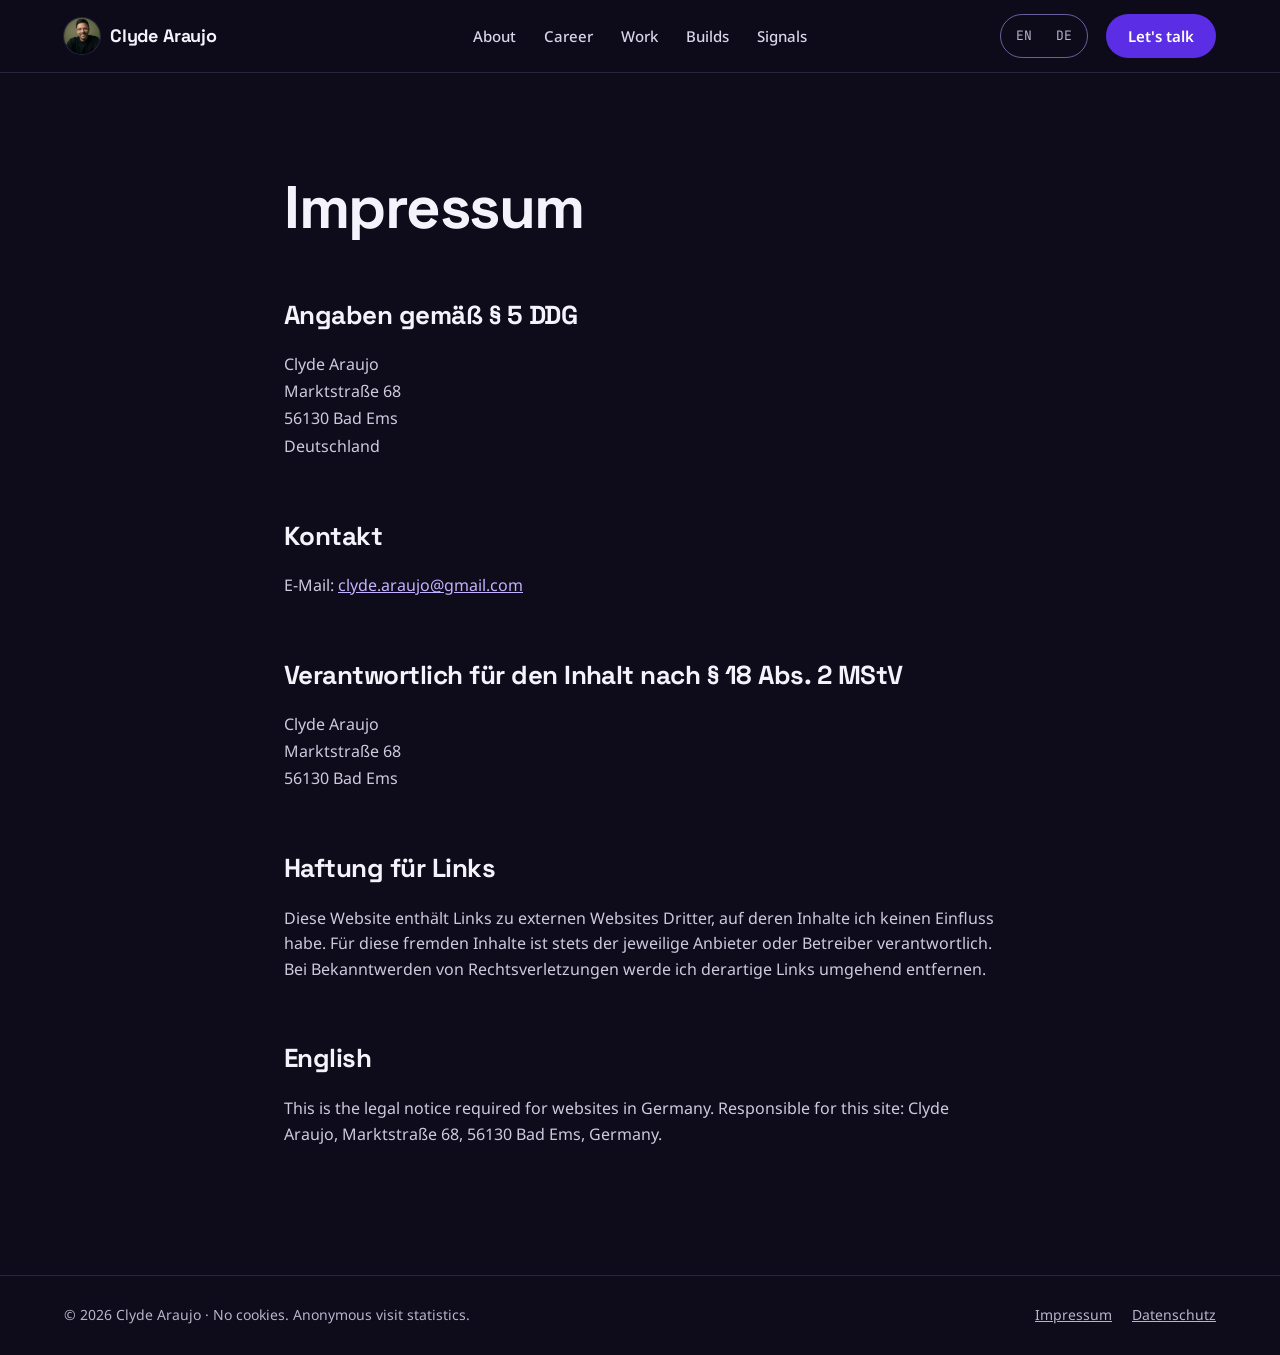
<file: impressum/index.html>
<!doctype html>
<html lang="de">
<head>
<meta charset="utf-8">
<meta name="viewport" content="width=device-width, initial-scale=1">
<title>Impressum · Clyde Araujo</title>
<meta name="robots" content="noindex">
<link rel="canonical" href="https://clydearaujo.com/impressum/">
<meta name="theme-color" content="#0E0B1A">
<link rel="icon" href="/favicon.svg" type="image/svg+xml">
<link rel="stylesheet" href="/assets/site.css?v=27">
</head>
<body>
<a class="skip" href="#main">Zum Inhalt springen</a>
<header class="site-header">
<div class="wrap hdr">
<div class="hdr-left"><button class="burger" type="button" aria-expanded="false" aria-controls="site-menu" aria-label="Open menu"><i></i><i></i><i></i></button><a class="brand" href="/"><picture><source srcset="/assets/avatar-still.webp" media="(prefers-reduced-motion: reduce)"><img class="brand-av" src="/assets/avatar.webp" alt="" width="36" height="36"></picture><span>Clyde Araujo</span></a></div>
<nav class="nav" aria-label="Main"><a href="/#about">About</a><a href="/#career">Career</a><a href="/#work">Work</a><a href="/#builds">Builds</a><a href="/#verdict">Signals</a></nav>
<div class="hdr-right"><div class="lang-wrap"><div class="lang-switch" role="group" aria-label="Language"><a href="/" lang="en" hreflang="en" data-lang="en">EN</a><a href="/de/" lang="de" hreflang="de" data-lang="de">DE</a></div></div><a class="btn btn-primary btn-sm" href="/#contact">Let's talk</a></div>
</div>
<nav class="menu" id="site-menu" aria-label="Main menu"><div class="wrap"><ul><li><a href="/#about"><span>01</span>About</a></li><li><a href="/#career"><span>02</span>Career</a></li><li><a href="/#work"><span>03</span>Work</a></li><li><a href="/#builds"><span>04</span>Builds</a></li><li><a href="/#verdict"><span>05</span>Signals</a></li></ul></div></nav>
</header>

<main id="main" class="article legal">
<h1>Impressum</h1>

<h2>Angaben gemäß § 5 DDG</h2>
<address>Clyde Araujo<br>Marktstraße 68<br>56130 Bad Ems<br>Deutschland</address>

<h2>Kontakt</h2>
<p>E-Mail: <a href="mailto:clyde.araujo@gmail.com">clyde.araujo@gmail.com</a></p>

<h2>Verantwortlich für den Inhalt nach § 18 Abs. 2 MStV</h2>
<address>Clyde Araujo<br>Marktstraße 68<br>56130 Bad Ems</address>

<h2>Haftung für Links</h2>
<p>Diese Website enthält Links zu externen Websites Dritter, auf deren Inhalte ich keinen Einfluss habe. Für diese fremden Inhalte ist stets der jeweilige Anbieter oder Betreiber verantwortlich. Bei Bekanntwerden von Rechtsverletzungen werde ich derartige Links umgehend entfernen.</p>

<h2>English</h2>
<p>This is the legal notice required for websites in Germany. Responsible for this site: Clyde Araujo, Marktstraße 68, 56130 Bad Ems, Germany.</p>
</main>

<footer class="site-footer rule-top"><div class="wrap"><span>© 2026 Clyde Araujo · No cookies. Anonymous visit statistics.</span><nav aria-label="Legal"><a href="/impressum/" aria-current="page">Impressum</a><a href="/datenschutz/">Datenschutz</a></nav></div></footer>
<script src="/assets/nav.js?v=6" defer></script>
<!-- Cloudflare Web Analytics --><script type='module' src='https://static.cloudflareinsights.com/beacon.min.js' data-cf-beacon='{"token": "3469c9dc25c04788bc471ac4e5d7045f"}'></script><!-- End Cloudflare Web Analytics -->
</body>
</html>
</file>
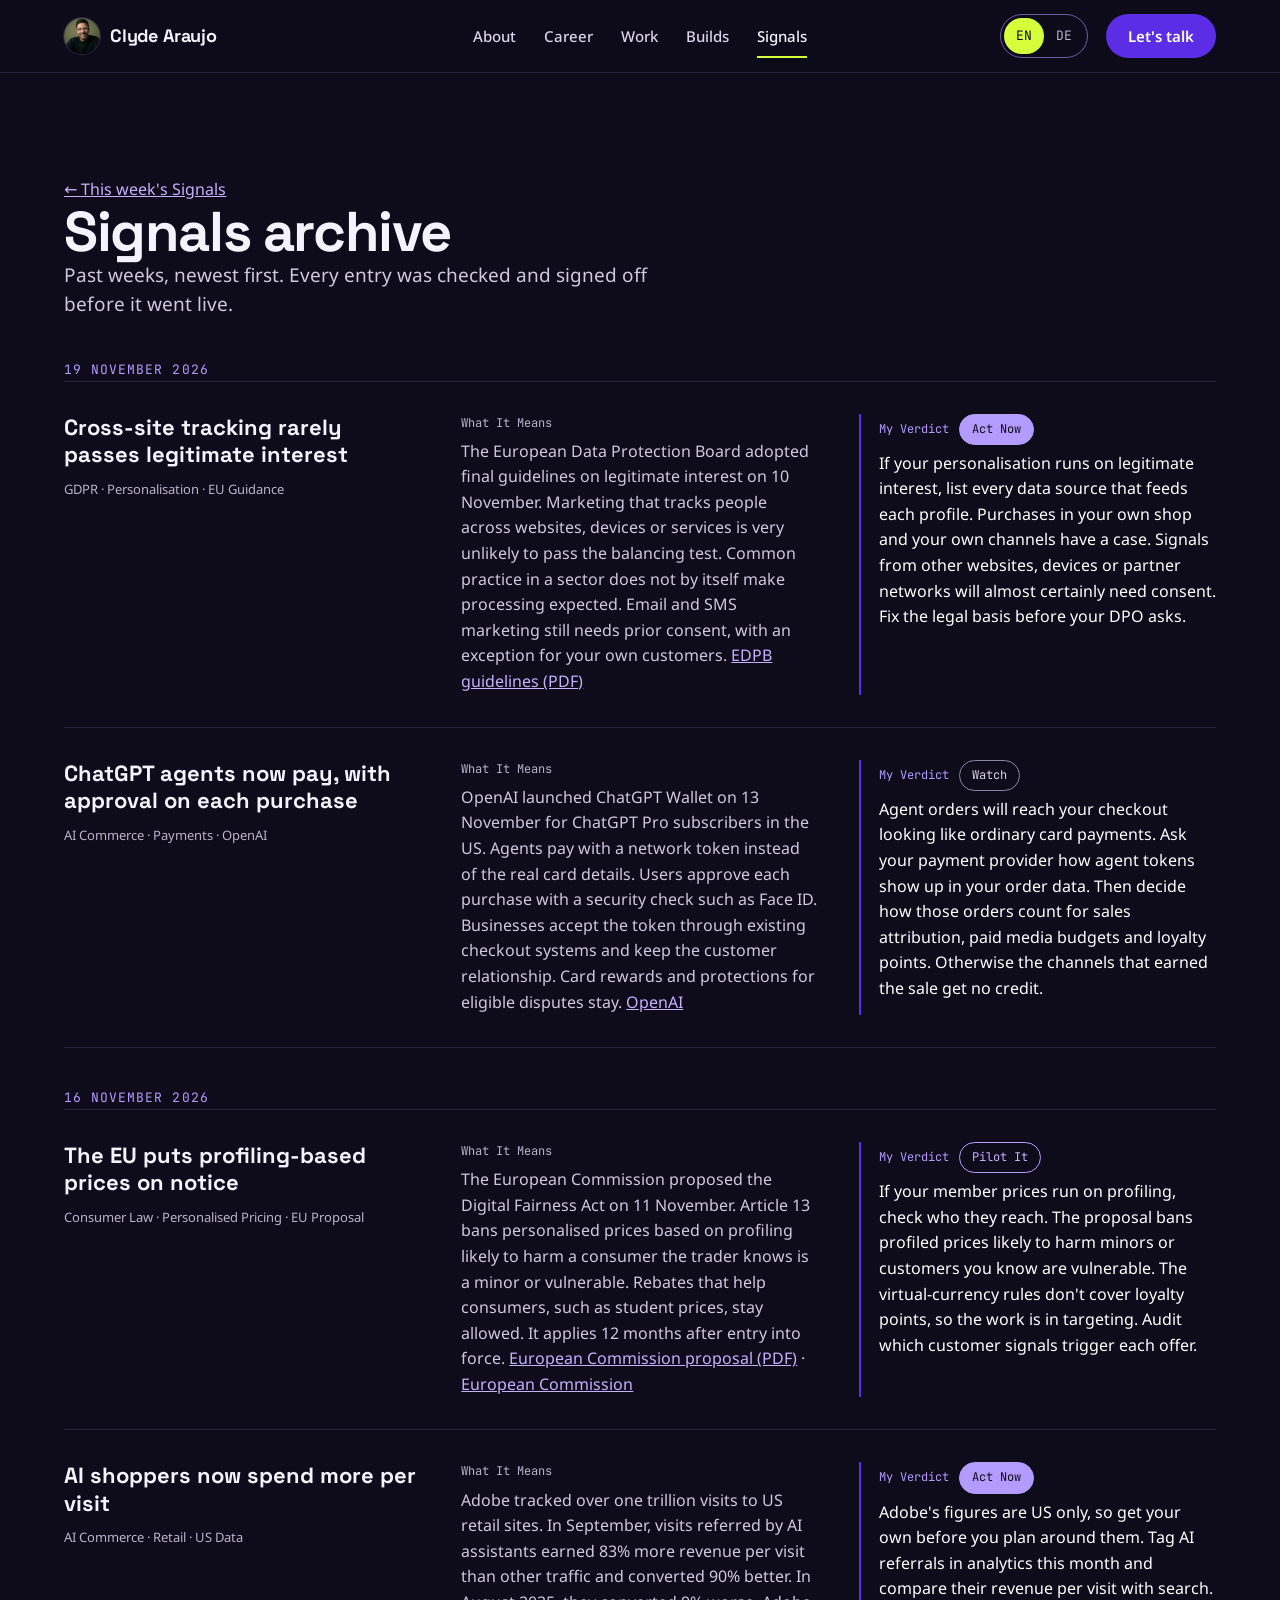
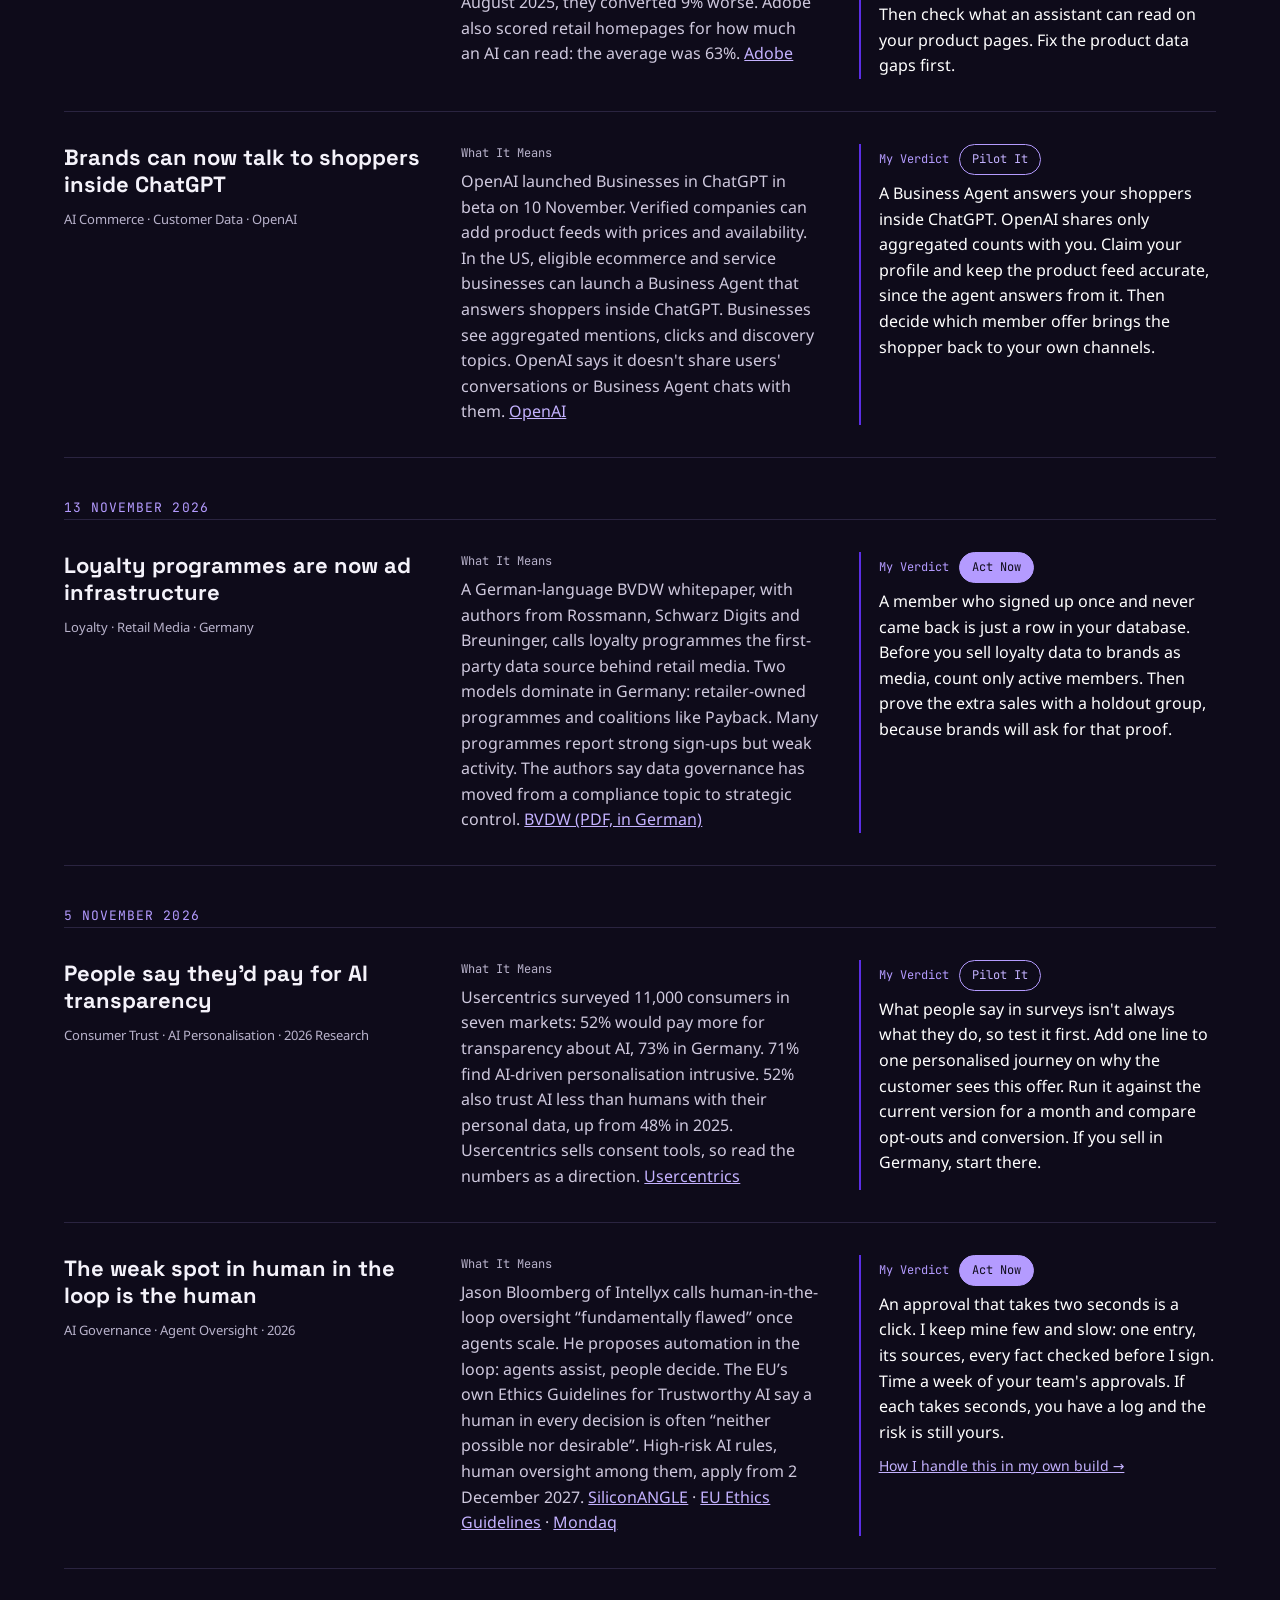
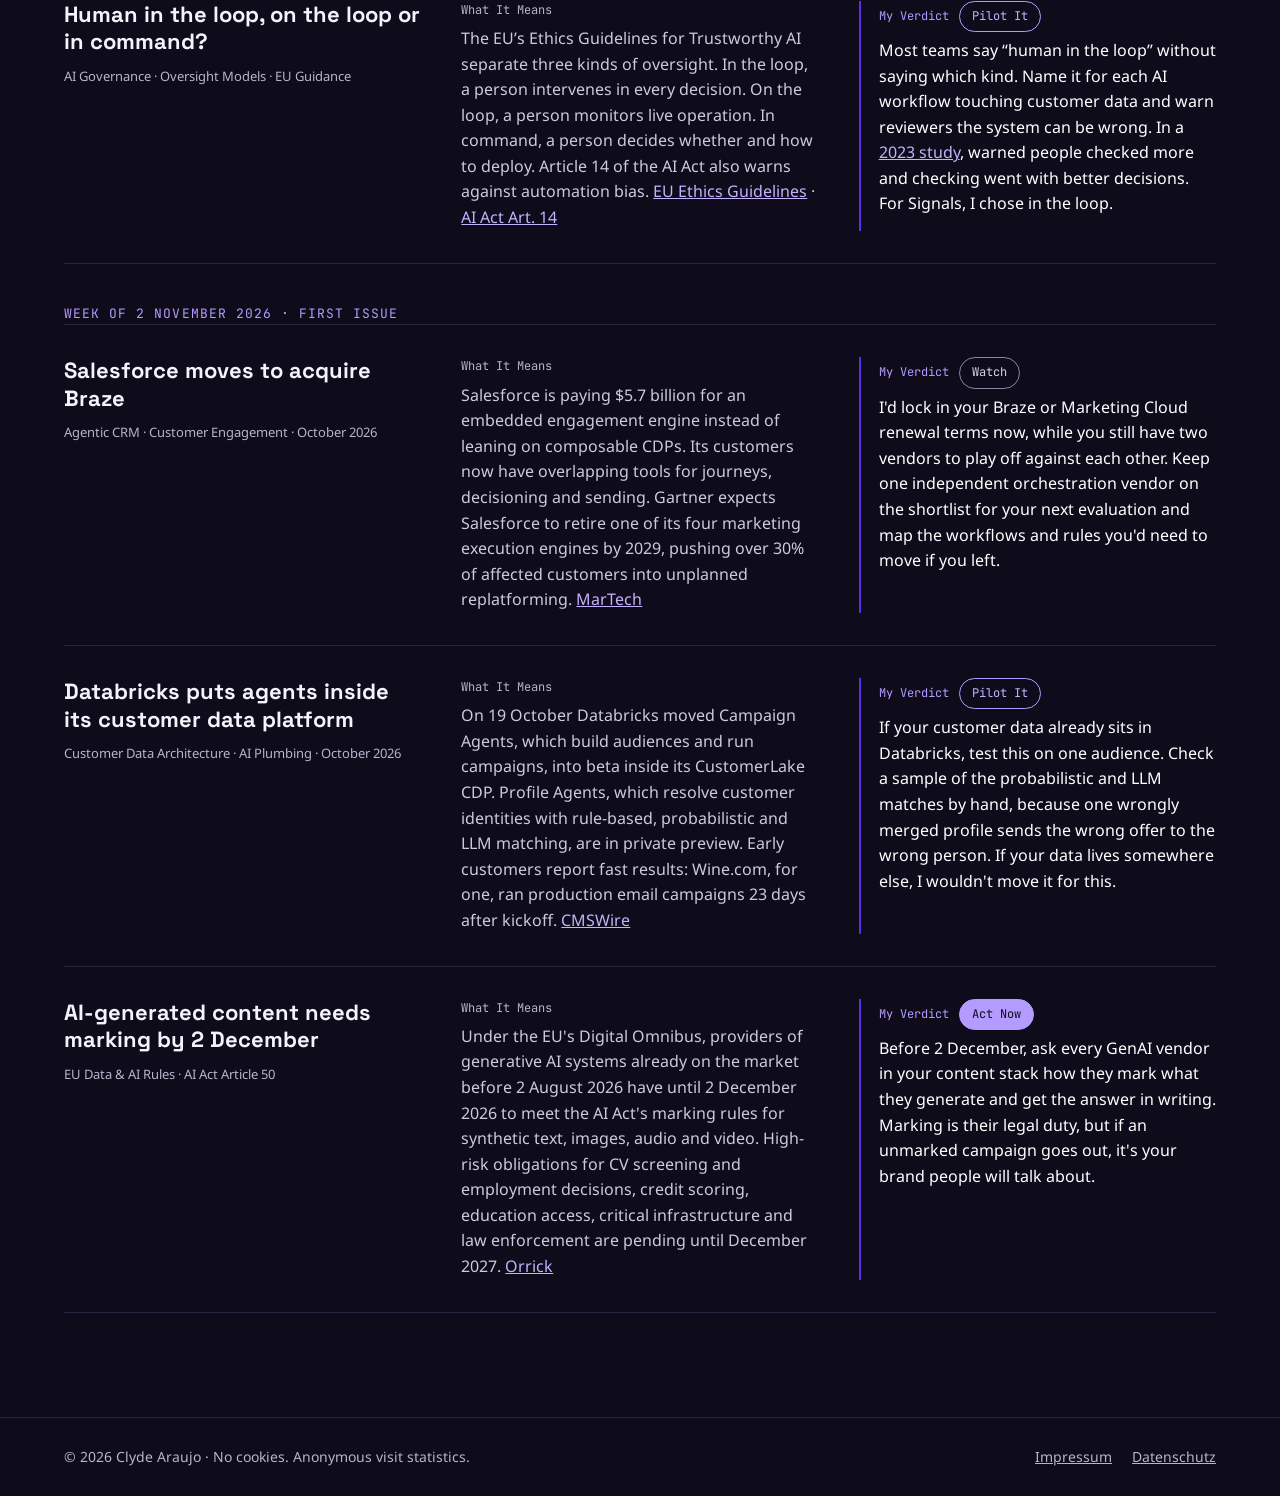
<file: signals/index.html>
<!doctype html>
<html lang="en">
<head>
<meta charset="utf-8">
<meta name="viewport" content="width=device-width, initial-scale=1">
<title>Signals archive · Clyde Araujo</title>
<meta name="description" content="Every past issue of Signals: what moved in MarTech, CRM and customer data, what it means and whether to act now, pilot, watch or wait.">
<link rel="canonical" href="https://clydearaujo.com/signals/">
<link rel="alternate" hreflang="en" href="https://clydearaujo.com/signals/">
<link rel="alternate" hreflang="de" href="https://clydearaujo.com/de/signals/">
<link rel="alternate" hreflang="x-default" href="https://clydearaujo.com/signals/">
<meta property="og:locale" content="en_GB">
<meta property="og:locale:alternate" content="de_DE">
<meta property="og:type" content="website">
<meta property="og:title" content="Signals archive · Clyde Araujo">
<meta property="og:description" content="Every past issue of Signals: what moved in MarTech, CRM and customer data, what it means and whether to act now, pilot, watch or wait.">
<meta property="og:url" content="https://clydearaujo.com/signals/">
<meta property="og:image" content="https://clydearaujo.com/assets/headshot.jpg">
<meta name="theme-color" content="#0E0B1A">
<link rel="icon" href="/favicon.svg" type="image/svg+xml">
<link rel="stylesheet" href="/assets/site.css?v=27">
</head>
<body>
<div class="progress" aria-hidden="true"><div></div></div>
<a class="skip" href="#main">Skip to content</a>
<header class="site-header">
<div class="wrap hdr">
<div class="hdr-left"><button class="burger" type="button" aria-expanded="false" aria-controls="site-menu" aria-label="Open menu"><i></i><i></i><i></i></button><a class="brand" href="/"><picture><source srcset="/assets/avatar-still.webp" media="(prefers-reduced-motion: reduce)"><img class="brand-av" src="/assets/avatar.webp" alt="" width="36" height="36"></picture><span>Clyde Araujo</span></a></div>
<nav class="nav" aria-label="Main"><a href="/#about">About</a><a href="/#career">Career</a><a href="/#work">Work</a><a href="/#builds">Builds</a><a href="/#verdict" aria-current="page">Signals</a></nav>
<div class="hdr-right"><div class="lang-wrap"><div class="lang-switch" role="group" aria-label="Language"><span class="lang-cur" aria-current="true" lang="en">EN</span><a href="/de/signals/" lang="de" hreflang="de" data-lang="de">DE</a></div></div><a class="btn btn-primary btn-sm" href="/#contact">Let's talk</a></div>
</div>
<nav class="menu" id="site-menu" aria-label="Main menu"><div class="wrap"><ul><li><a href="/#about"><span>01</span>About</a></li><li><a href="/#career"><span>02</span>Career</a></li><li><a href="/#work"><span>03</span>Work</a></li><li><a href="/#builds"><span>04</span>Builds</a></li><li><a href="/#verdict" aria-current="page"><span>05</span>Signals</a></li></ul></div></nav>
</header>

<main id="main" class="wrap section">
<a class="back" href="/#verdict">← This week's Signals</a>
<h1 class="h2">Signals archive</h1>
<p class="lead" style="font-size:19px">Past weeks, newest first. Every entry was checked and signed off before it went live.</p>

<section class="signals-week" aria-labelledby="w47b">
<p class="eyebrow" id="w47b">19 November 2026</p>
<article class="entry">
<div style="display:flex;flex-direction:column;gap:10px">
<h3 class="h3">Cross-site tracking rarely passes legitimate interest</h3>
<span class="entry-meta">GDPR · Personalisation · EU Guidance</span>
</div>
<div style="display:flex;flex-direction:column;gap:6px">
<span class="label-mono">What It Means</span>
<p class="body">The European Data Protection Board adopted final guidelines on legitimate interest on 10 November. Marketing that tracks people across websites, devices or services is very unlikely to pass the balancing test. Common practice in a sector does not by itself make processing expected. Email and SMS marketing still needs prior consent, with an exception for your own customers. <a href="https://www.edpb.europa.eu/system/files/2026-11/edpb_guidelines_202401_legitimateinterest_v2_en.pdf">EDPB guidelines (PDF)</a></p>
</div>
<div class="my-verdict">
<div class="verdict-top"><span class="label-mono">My Verdict</span><span class="chip act">Act Now</span></div>
<p>If your personalisation runs on legitimate interest, list every data source that feeds each profile. Purchases in your own shop and your own channels have a case. Signals from other websites, devices or partner networks will almost certainly need consent. Fix the legal basis before your DPO asks.</p>
</div>
</article>
<article class="entry">
<div style="display:flex;flex-direction:column;gap:10px">
<h3 class="h3">ChatGPT agents now pay, with approval on each purchase</h3>
<span class="entry-meta">AI Commerce · Payments · OpenAI</span>
</div>
<div style="display:flex;flex-direction:column;gap:6px">
<span class="label-mono">What It Means</span>
<p class="body">OpenAI launched ChatGPT Wallet on 13 November for ChatGPT Pro subscribers in the US. Agents pay with a network token instead of the real card details. Users approve each purchase with a security check such as Face ID. Businesses accept the token through existing checkout systems and keep the customer relationship. Card rewards and protections for eligible disputes stay. <a href="https://openai.com/blog/introducing-chatgpt-wallet">OpenAI</a></p>
</div>
<div class="my-verdict">
<div class="verdict-top"><span class="label-mono">My Verdict</span><span class="chip">Watch</span></div>
<p>Agent orders will reach your checkout looking like ordinary card payments. Ask your payment provider how agent tokens show up in your order data. Then decide how those orders count for sales attribution, paid media budgets and loyalty points. Otherwise the channels that earned the sale get no credit.</p>
</div>
</article>
</section>

<section class="signals-week" aria-labelledby="w47">
<p class="eyebrow" id="w47">16 November 2026</p>
<article class="entry">
<div style="display:flex;flex-direction:column;gap:10px">
<h3 class="h3">The EU puts profiling-based prices on notice</h3>
<span class="entry-meta">Consumer Law · Personalised Pricing · EU Proposal</span>
</div>
<div style="display:flex;flex-direction:column;gap:6px">
<span class="label-mono">What It Means</span>
<p class="body">The European Commission proposed the Digital Fairness Act on 11 November. Article 13 bans personalised prices based on profiling likely to harm a consumer the trader knows is a minor or vulnerable. Rebates that help consumers, such as student prices, stay allowed. It applies 12 months after entry into force. <a href="https://commission.europa.eu/document/download/0575d59f-554f-4a9e-b54b-e6b717175809_en?filename=Proposal+for+a+Digital+Fairness+Act.pdf">European Commission proposal (PDF)</a> · <a href="https://commission.europa.eu/news-and-media/news/making-your-online-experience-fairer-2026-11-11_en">European Commission</a></p>
</div>
<div class="my-verdict">
<div class="verdict-top"><span class="label-mono">My Verdict</span><span class="chip pilot">Pilot It</span></div>
<p>If your member prices run on profiling, check who they reach. The proposal bans profiled prices likely to harm minors or customers you know are vulnerable. The virtual-currency rules don't cover loyalty points, so the work is in targeting. Audit which customer signals trigger each offer.</p>
</div>
</article>
<article class="entry">
<div style="display:flex;flex-direction:column;gap:10px">
<h3 class="h3">AI shoppers now spend more per visit</h3>
<span class="entry-meta">AI Commerce · Retail · US Data</span>
</div>
<div style="display:flex;flex-direction:column;gap:6px">
<span class="label-mono">What It Means</span>
<p class="body">Adobe tracked over one trillion visits to US retail sites. In September, visits referred by AI assistants earned 83% more revenue per visit than other traffic and converted 90% better. In August 2025, they converted 9% worse. Adobe also scored retail homepages for how much an AI can read: the average was 63%. <a href="https://business.adobe.com/blog/ai-traffic-higher-revenue-per-visit-retail-holiday">Adobe</a></p>
</div>
<div class="my-verdict">
<div class="verdict-top"><span class="label-mono">My Verdict</span><span class="chip act">Act Now</span></div>
<p>Adobe's figures are US only, so get your own before you plan around them. Tag AI referrals in analytics this month and compare their revenue per visit with search. Then check what an assistant can read on your product pages. Fix the product data gaps first.</p>
</div>
</article>
<article class="entry">
<div style="display:flex;flex-direction:column;gap:10px">
<h3 class="h3">Brands can now talk to shoppers inside ChatGPT</h3>
<span class="entry-meta">AI Commerce · Customer Data · OpenAI</span>
</div>
<div style="display:flex;flex-direction:column;gap:6px">
<span class="label-mono">What It Means</span>
<p class="body">OpenAI launched Businesses in ChatGPT in beta on 10 November. Verified companies can add product feeds with prices and availability. In the US, eligible ecommerce and service businesses can launch a Business Agent that answers shoppers inside ChatGPT. Businesses see aggregated mentions, clicks and discovery topics. OpenAI says it doesn't share users' conversations or Business Agent chats with them. <a href="https://openai.com/index/introducing-businesses-chatgpt/">OpenAI</a></p>
</div>
<div class="my-verdict">
<div class="verdict-top"><span class="label-mono">My Verdict</span><span class="chip pilot">Pilot It</span></div>
<p>A Business Agent answers your shoppers inside ChatGPT. OpenAI shares only aggregated counts with you. Claim your profile and keep the product feed accurate, since the agent answers from it. Then decide which member offer brings the shopper back to your own channels.</p>
</div>
</article>
</section>

<section class="signals-week" aria-labelledby="w46">
<p class="eyebrow" id="w46">13 November 2026</p>
<article class="entry">
<div style="display:flex;flex-direction:column;gap:10px">
<h3 class="h3">Loyalty programmes are now ad infrastructure</h3>
<span class="entry-meta">Loyalty · Retail Media · Germany</span>
</div>
<div style="display:flex;flex-direction:column;gap:6px">
<span class="label-mono">What It Means</span>
<p class="body">A German-language BVDW whitepaper, with authors from Rossmann, Schwarz Digits and Breuninger, calls loyalty programmes the first-party data source behind retail media. Two models dominate in Germany: retailer-owned programmes and coalitions like Payback. Many programmes report strong sign-ups but weak activity. The authors say data governance has moved from a compliance topic to strategic control. <a href="https://www.bvdw.org/wp-content/uploads/2026/06/Loyalty-Programme.pdf">BVDW (PDF, in German)</a></p>
</div>
<div class="my-verdict">
<div class="verdict-top"><span class="label-mono">My Verdict</span><span class="chip act">Act Now</span></div>
<p>A member who signed up once and never came back is just a row in your database. Before you sell loyalty data to brands as media, count only active members. Then prove the extra sales with a holdout group, because brands will ask for that proof.</p>
</div>
</article>
</section>

<section class="signals-week" aria-labelledby="w45b">
<p class="eyebrow" id="w45b">5 November 2026</p>
<article class="entry">
<div style="display:flex;flex-direction:column;gap:10px">
<h3 class="h3">People say they'd pay for AI transparency</h3>
<span class="entry-meta">Consumer Trust · AI Personalisation · 2026 Research</span>
</div>
<div style="display:flex;flex-direction:column;gap:6px">
<span class="label-mono">What It Means</span>
<p class="body">Usercentrics surveyed 11,000 consumers in seven markets: 52% would pay more for transparency about AI, 73% in Germany. 71% find AI-driven personalisation intrusive. 52% also trust AI less than humans with their personal data, up from 48% in 2025. Usercentrics sells consent tools, so read the numbers as a direction. <a href="https://usercentrics.com/resources/state-of-digital-trust-report-2026/">Usercentrics</a></p>
</div>
<div class="my-verdict">
<div class="verdict-top"><span class="label-mono">My Verdict</span><span class="chip pilot">Pilot It</span></div>
<p>What people say in surveys isn't always what they do, so test it first. Add one line to one personalised journey on why the customer sees this offer. Run it against the current version for a month and compare opt-outs and conversion. If you sell in Germany, start there.</p>
</div>
</article>
<article class="entry">
<div style="display:flex;flex-direction:column;gap:10px">
<h3 class="h3">The weak spot in human in the loop is the human</h3>
<span class="entry-meta">AI Governance · Agent Oversight · 2026</span>
</div>
<div style="display:flex;flex-direction:column;gap:6px">
<span class="label-mono">What It Means</span>
<p class="body">Jason Bloomberg of Intellyx calls human-in-the-loop oversight “fundamentally flawed” once agents scale. He proposes automation in the loop: agents assist, people decide. The EU’s own Ethics Guidelines for Trustworthy AI say a human in every decision is often “neither possible nor desirable”. High-risk AI rules, human oversight among them, apply from 2 December 2027. <a href="https://siliconangle.com/2026/05/31/human-loop-falls-short/">SiliconANGLE</a> · <a href="https://ec.europa.eu/futurium/en/ai-alliance-consultation/guidelines/1">EU Ethics Guidelines</a> · <a href="https://www.mondaq.com/eu-digital-omnibus-on-ai-enters-into-force/1825722">Mondaq</a></p>
</div>
<div class="my-verdict">
<div class="verdict-top"><span class="label-mono">My Verdict</span><span class="chip act">Act Now</span></div>
<p>An approval that takes two seconds is a click. I keep mine few and slow: one entry, its sources, every fact checked before I sign. Time a week of your team's approvals. If each takes seconds, you have a log and the risk is still yours.</p>
<a class="verdict-link" href="/#builds">How I handle this in my own build →</a>
</div>
</article>
<article class="entry">
<div style="display:flex;flex-direction:column;gap:10px">
<h3 class="h3">Human in the loop, on the loop or in command?</h3>
<span class="entry-meta">AI Governance · Oversight Models · EU Guidance</span>
</div>
<div style="display:flex;flex-direction:column;gap:6px">
<span class="label-mono">What It Means</span>
<p class="body">The EU’s Ethics Guidelines for Trustworthy AI separate three kinds of oversight. In the loop, a person intervenes in every decision. On the loop, a person monitors live operation. In command, a person decides whether and how to deploy. Article 14 of the AI Act also warns against automation bias. <a href="https://ec.europa.eu/futurium/en/ai-alliance-consultation/guidelines/1">EU Ethics Guidelines</a> · <a href="https://www.artificialintelligenceact.eu/article/14/">AI Act Art. 14</a></p>
</div>
<div class="my-verdict">
<div class="verdict-top"><span class="label-mono">My Verdict</span><span class="chip pilot">Pilot It</span></div>
<p>Most teams say “human in the loop” without saying which kind. Name it for each AI workflow touching customer data and warn reviewers the system can be wrong. In a <a href="https://www.frontiersin.org/journals/psychology/articles/10.3389/fpsyg.2023.1118723/text">2023 study</a>, warned people checked more and checking went with better decisions. For Signals, I chose in the loop.</p>
</div>
</article>
</section>

<section class="signals-week" aria-labelledby="w45">
<p class="eyebrow" id="w45">Week of 2 November 2026 · First issue</p>
<div>
<article class="entry">
<div style="display:flex;flex-direction:column;gap:10px">
<h3 class="h3">Salesforce moves to acquire Braze</h3>
<span class="entry-meta">Agentic CRM · Customer Engagement · October 2026</span>
</div>
<div style="display:flex;flex-direction:column;gap:6px">
<span class="label-mono">What It Means</span>
<p class="body">Salesforce is paying $5.7 billion for an embedded engagement engine instead of leaning on composable CDPs. Its customers now have overlapping tools for journeys, decisioning and sending. Gartner expects Salesforce to retire one of its four marketing execution engines by 2029, pushing over 30% of affected customers into unplanned replatforming. <a href="https://martech.org/braze-gives-salesforce-more-speed-and-more-overlap/">MarTech</a></p>
</div>
<div class="my-verdict">
<div class="verdict-top"><span class="label-mono">My Verdict</span><span class="chip">Watch</span></div>
<p>I'd lock in your Braze or Marketing Cloud renewal terms now, while you still have two vendors to play off against each other. Keep one independent orchestration vendor on the shortlist for your next evaluation and map the workflows and rules you'd need to move if you left.</p>
</div>
</article>
<article class="entry">
<div style="display:flex;flex-direction:column;gap:10px">
<h3 class="h3">Databricks puts agents inside its customer data platform</h3>
<span class="entry-meta">Customer Data Architecture · AI Plumbing · October 2026</span>
</div>
<div style="display:flex;flex-direction:column;gap:6px">
<span class="label-mono">What It Means</span>
<p class="body">On 19 October Databricks moved Campaign Agents, which build audiences and run campaigns, into beta inside its CustomerLake CDP. Profile Agents, which resolve customer identities with rule-based, probabilistic and LLM matching, are in private preview. Early customers report fast results: Wine.com, for one, ran production email campaigns 23 days after kickoff. <a href="https://www.cmswire.com/customer-data-platforms/databricks-customerlake-enters-beta-as-enterprises-go-live-with-agentic-cdp/">CMSWire</a></p>
</div>
<div class="my-verdict">
<div class="verdict-top"><span class="label-mono">My Verdict</span><span class="chip pilot">Pilot It</span></div>
<p>If your customer data already sits in Databricks, test this on one audience. Check a sample of the probabilistic and LLM matches by hand, because one wrongly merged profile sends the wrong offer to the wrong person. If your data lives somewhere else, I wouldn't move it for this.</p>
</div>
</article>
<article class="entry">
<div style="display:flex;flex-direction:column;gap:10px">
<h3 class="h3">AI-generated content needs marking by 2 December</h3>
<span class="entry-meta">EU Data &amp; AI Rules · AI Act Article 50</span>
</div>
<div style="display:flex;flex-direction:column;gap:6px">
<span class="label-mono">What It Means</span>
<p class="body">Under the EU's Digital Omnibus, providers of generative AI systems already on the market before 2 August 2026 have until 2 December 2026 to meet the AI Act's marking rules for synthetic text, images, audio and video. High-risk obligations for CV screening and employment decisions, credit scoring, education access, critical infrastructure and law enforcement are pending until December 2027. <a href="https://www.orrick.com/en/Insights/2026/07/EU-AI-Act-Update-Digital-Omnibus-Finalizes-8-Compliance-Changes">Orrick</a></p>
</div>
<div class="my-verdict">
<div class="verdict-top"><span class="label-mono">My Verdict</span><span class="chip act">Act Now</span></div>
<p>Before 2 December, ask every GenAI vendor in your content stack how they mark what they generate and get the answer in writing. Marking is their legal duty, but if an unmarked campaign goes out, it's your brand people will talk about.</p>
</div>
</article>
</div>
</section>
</main>

<footer class="site-footer rule-top"><div class="wrap"><span>© 2026 Clyde Araujo · No cookies. Anonymous visit statistics.</span><nav aria-label="Legal"><a href="/impressum/">Impressum</a><a href="/datenschutz/">Datenschutz</a></nav></div></footer>
<script src="/assets/motion.js?v=11" defer></script>
<script src="/assets/nav.js?v=6" defer></script>
<!-- Cloudflare Web Analytics --><script type='module' src='https://static.cloudflareinsights.com/beacon.min.js' data-cf-beacon='{"token": "3469c9dc25c04788bc471ac4e5d7045f"}'></script><!-- End Cloudflare Web Analytics -->
</body>
</html>
</file>
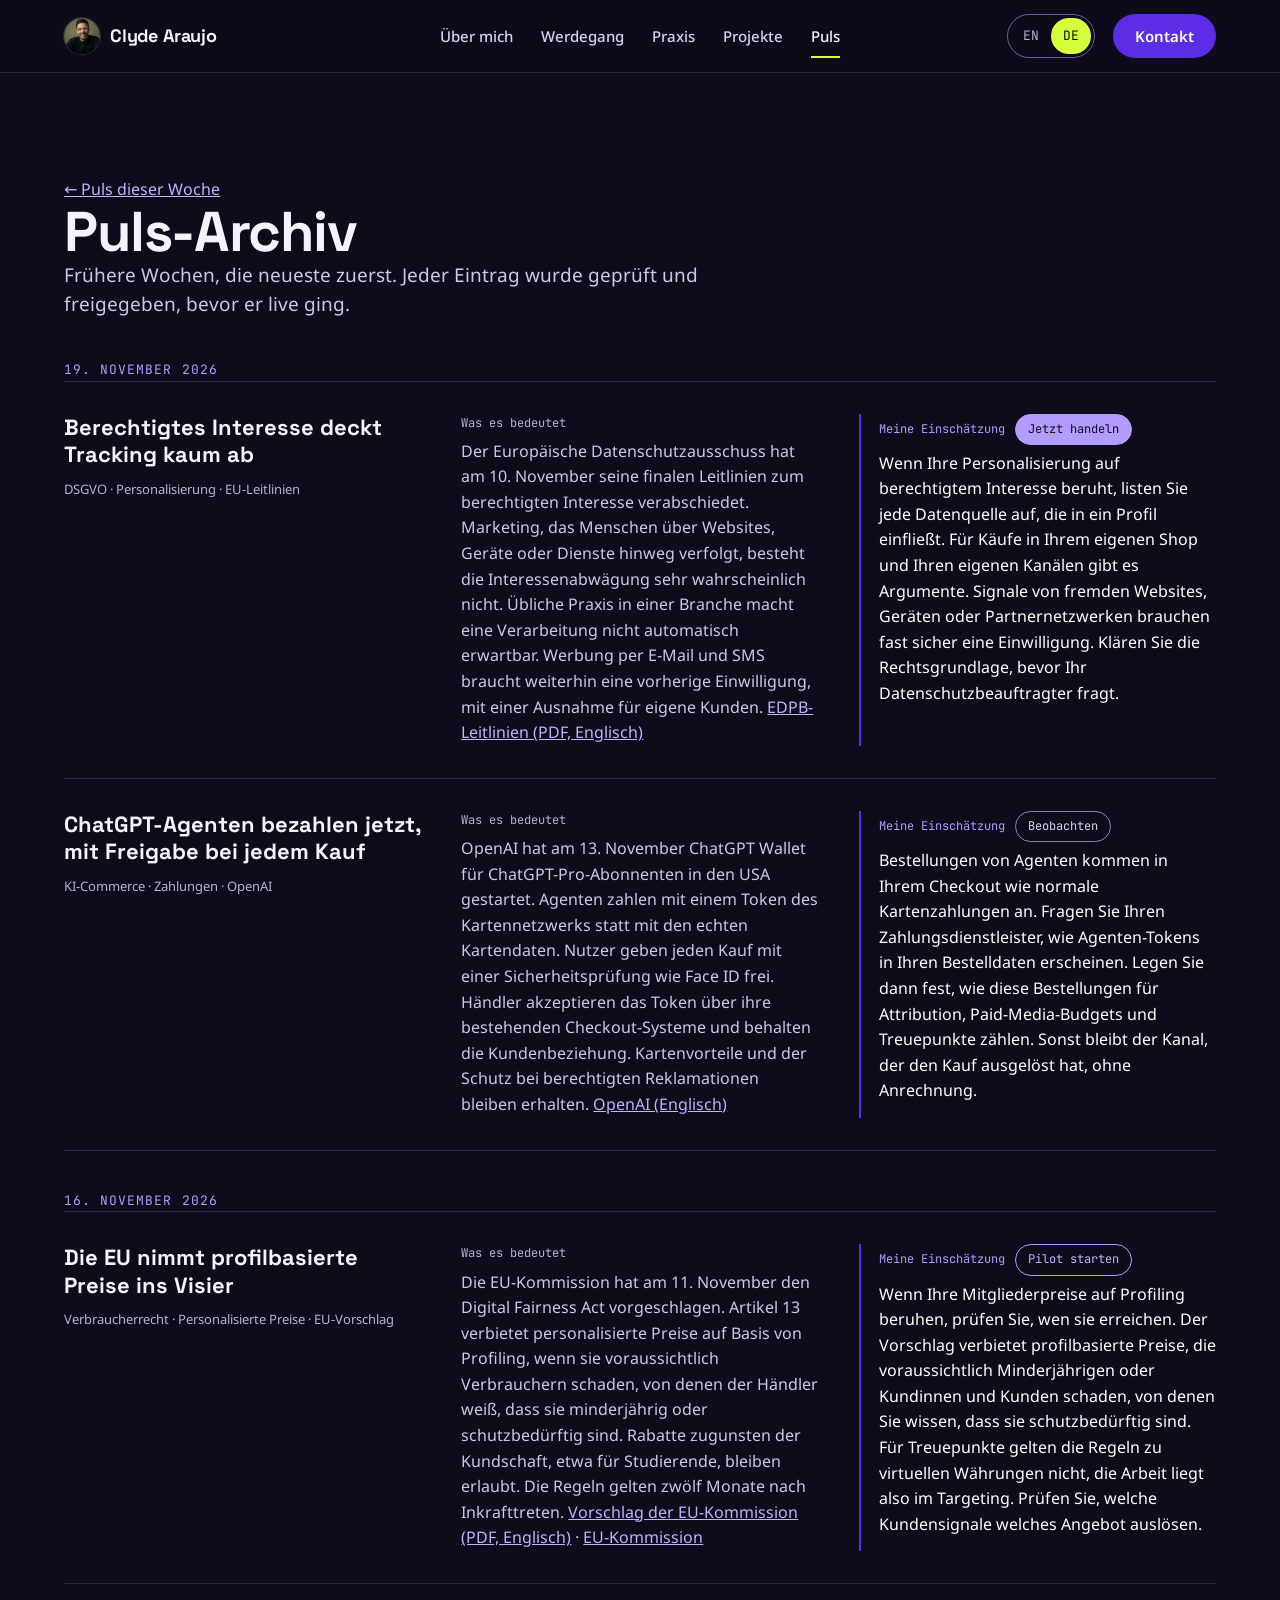
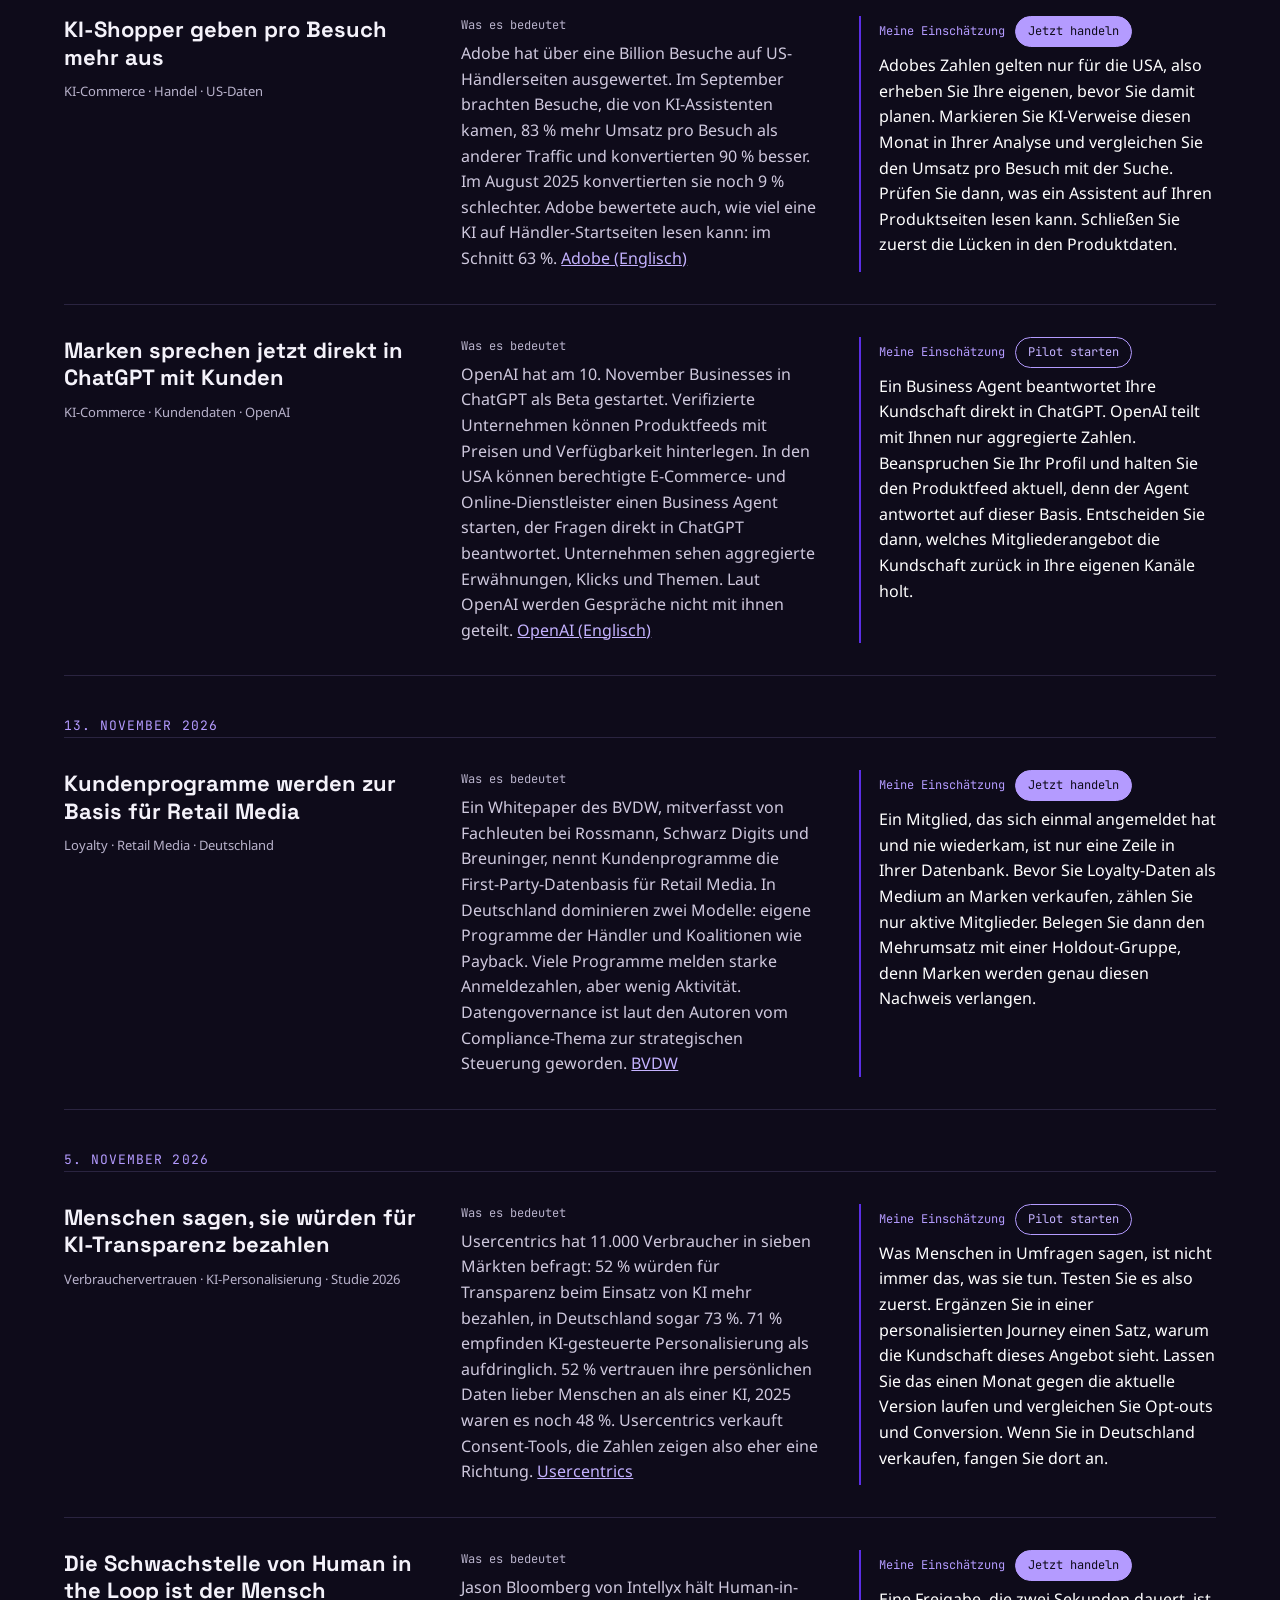
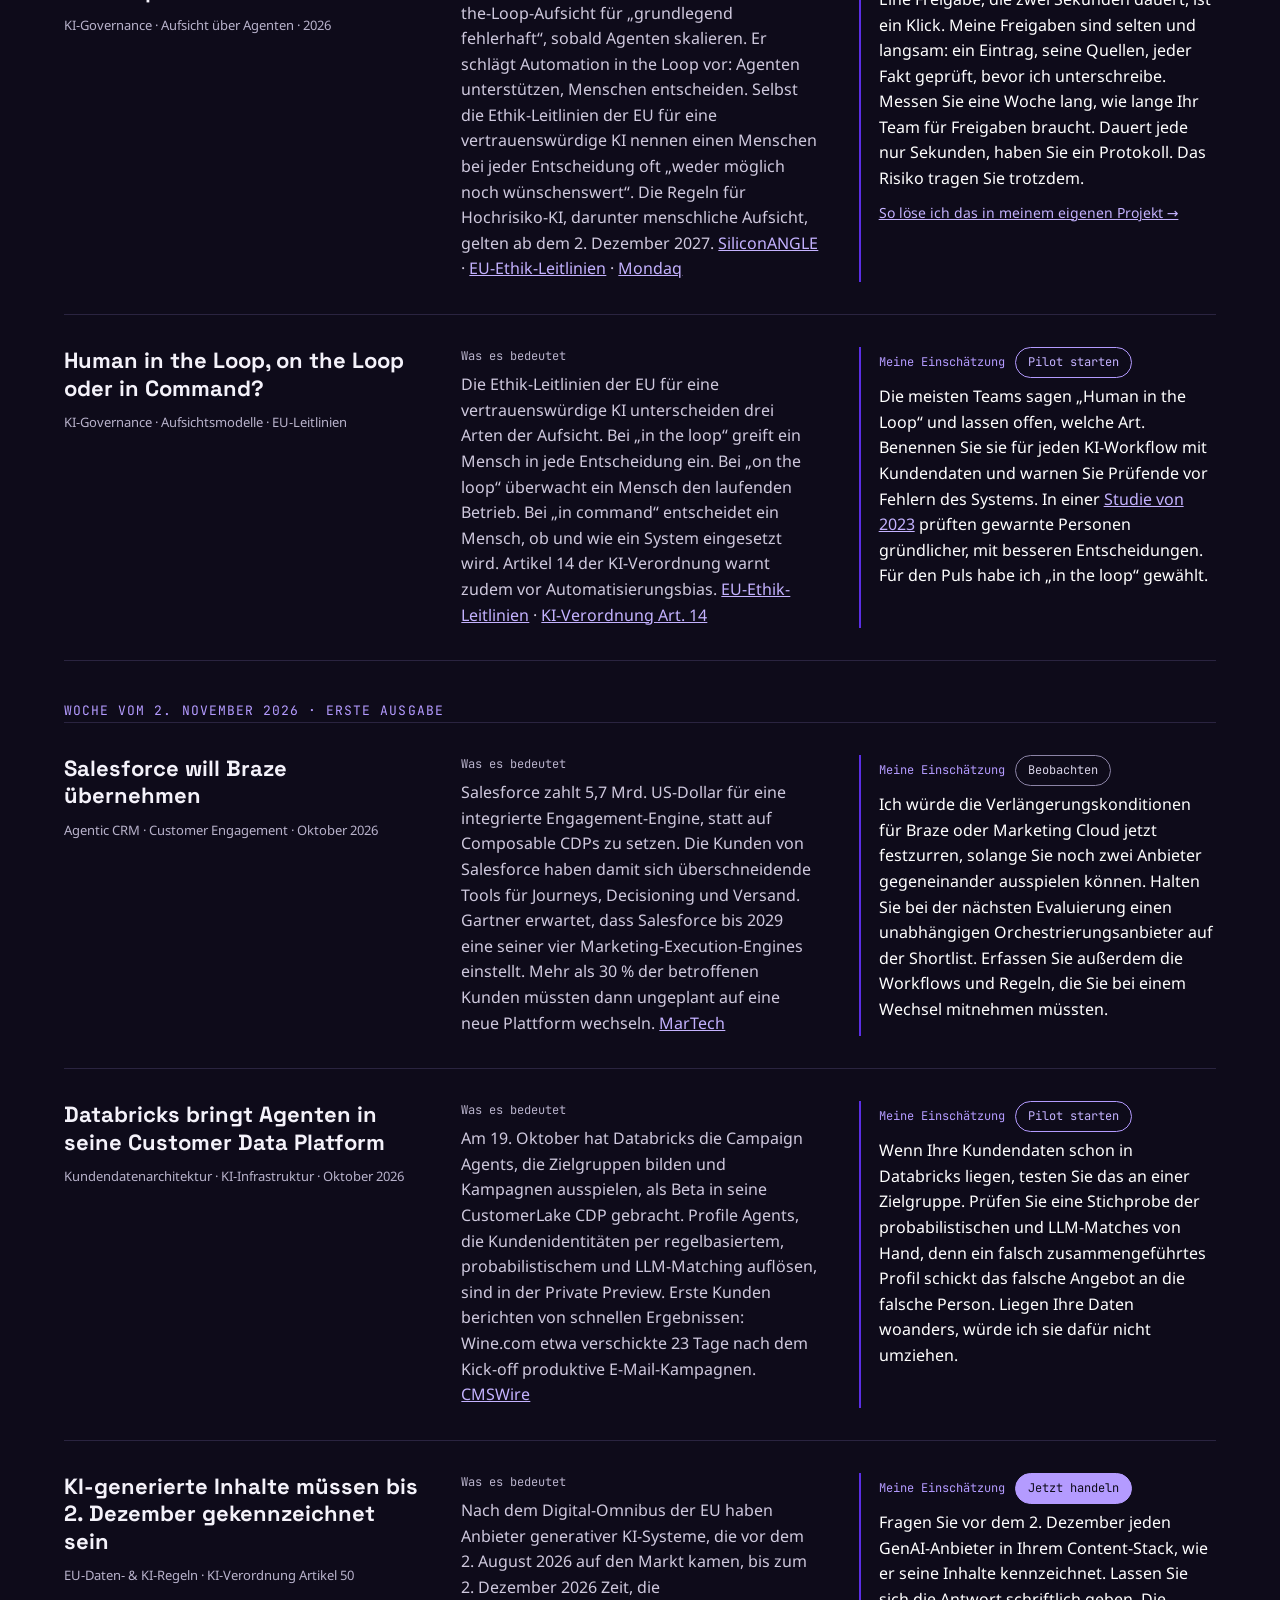
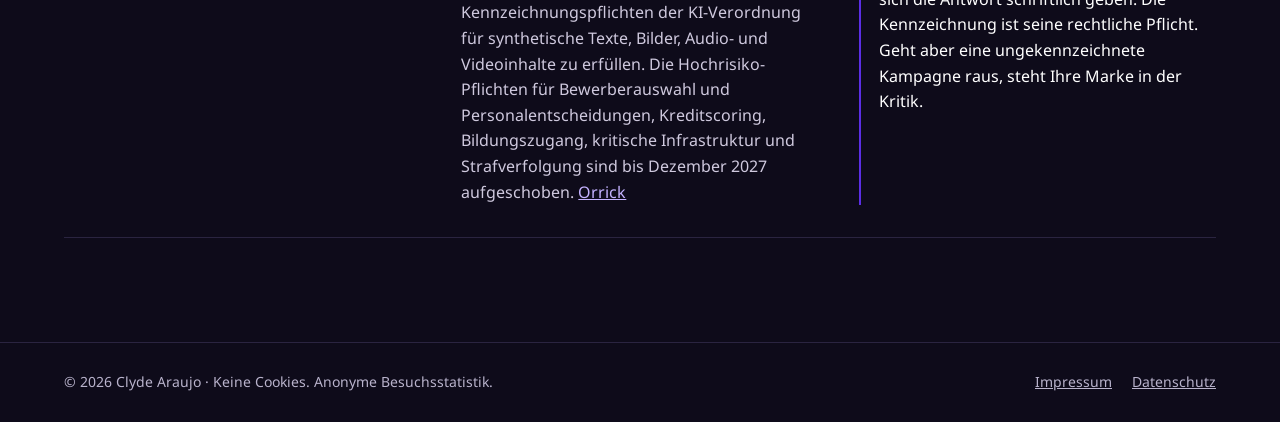
<file: de/signals/index.html>
<!doctype html>
<html lang="de">
<head>
<meta charset="utf-8">
<meta name="viewport" content="width=device-width, initial-scale=1">
<title>Puls-Archiv · Clyde Araujo</title>
<meta name="description" content="Alle bisherigen Ausgaben von Puls: was sich in MarTech, CRM und Kundendaten bewegt hat, was es bedeutet und ob man jetzt handeln, einen Pilot starten, beobachten oder abwarten sollte.">
<link rel="canonical" href="https://clydearaujo.com/de/signals/">
<link rel="alternate" hreflang="en" href="https://clydearaujo.com/signals/">
<link rel="alternate" hreflang="de" href="https://clydearaujo.com/de/signals/">
<link rel="alternate" hreflang="x-default" href="https://clydearaujo.com/signals/">
<meta property="og:locale" content="de_DE">
<meta property="og:locale:alternate" content="en_GB">
<meta property="og:type" content="website">
<meta property="og:title" content="Puls-Archiv · Clyde Araujo">
<meta property="og:description" content="Alle bisherigen Ausgaben von Puls: was sich in MarTech, CRM und Kundendaten bewegt hat, was es bedeutet und ob man jetzt handeln, einen Pilot starten, beobachten oder abwarten sollte.">
<meta property="og:url" content="https://clydearaujo.com/de/signals/">
<meta property="og:image" content="https://clydearaujo.com/assets/headshot.jpg">
<meta name="theme-color" content="#0E0B1A">
<link rel="icon" href="/favicon.svg" type="image/svg+xml">
<link rel="stylesheet" href="/assets/site.css?v=27">
</head>
<body>
<div class="progress" aria-hidden="true"><div></div></div>
<a class="skip" href="#main">Zum Inhalt springen</a>
<header class="site-header">
<div class="wrap hdr">
<div class="hdr-left"><button class="burger" type="button" aria-expanded="false" aria-controls="site-menu" aria-label="Menü öffnen"><i></i><i></i><i></i></button><a class="brand" href="/de/"><picture><source srcset="/assets/avatar-still.webp" media="(prefers-reduced-motion: reduce)"><img class="brand-av" src="/assets/avatar.webp" alt="" width="36" height="36"></picture><span>Clyde Araujo</span></a></div>
<nav class="nav" aria-label="Hauptnavigation"><a href="/de/#about">Über mich</a><a href="/de/#career">Werdegang</a><a href="/de/#work">Praxis</a><a href="/de/#builds">Projekte</a><a href="/de/#verdict" aria-current="page">Puls</a></nav>
<div class="hdr-right"><div class="lang-wrap"><div class="lang-switch" role="group" aria-label="Sprache"><a href="/signals/" lang="en" hreflang="en" data-lang="en">EN</a><span class="lang-cur" aria-current="true" lang="de">DE</span></div></div><a class="btn btn-primary btn-sm" href="/de/#contact">Kontakt</a></div>
</div>
<nav class="menu" id="site-menu" aria-label="Hauptmenü"><div class="wrap"><ul><li><a href="/de/#about"><span>01</span>Über mich</a></li><li><a href="/de/#career"><span>02</span>Werdegang</a></li><li><a href="/de/#work"><span>03</span>Praxis</a></li><li><a href="/de/#builds"><span>04</span>Projekte</a></li><li><a href="/de/#verdict" aria-current="page"><span>05</span>Puls</a></li></ul></div></nav>
</header>

<main id="main" class="wrap section">
<a class="back" href="/de/#verdict">← Puls dieser Woche</a>
<h1 class="h2">Puls-Archiv</h1>
<p class="lead" style="font-size:19px">Frühere Wochen, die neueste zuerst. Jeder Eintrag wurde geprüft und freigegeben, bevor er live ging.</p>

<section class="signals-week" aria-labelledby="w47b">
<p class="eyebrow" id="w47b">19. November 2026</p>
<article class="entry">
<div style="display:flex;flex-direction:column;gap:10px">
<h3 class="h3">Berechtigtes Interesse deckt Tracking kaum ab</h3>
<span class="entry-meta">DSGVO · Personalisierung · EU-Leitlinien</span>
</div>
<div style="display:flex;flex-direction:column;gap:6px">
<span class="label-mono">Was es bedeutet</span>
<p class="body">Der Europäische Datenschutzausschuss hat am 10. November seine finalen Leitlinien zum berechtigten Interesse verabschiedet. Marketing, das Menschen über Websites, Geräte oder Dienste hinweg verfolgt, besteht die Interessenabwägung sehr wahrscheinlich nicht. Übliche Praxis in einer Branche macht eine Verarbeitung nicht automatisch erwartbar. Werbung per E-Mail und SMS braucht weiterhin eine vorherige Einwilligung, mit einer Ausnahme für eigene Kunden. <a href="https://www.edpb.europa.eu/system/files/2026-11/edpb_guidelines_202401_legitimateinterest_v2_en.pdf">EDPB-Leitlinien (PDF, Englisch)</a></p>
</div>
<div class="my-verdict">
<div class="verdict-top"><span class="label-mono">Meine Einschätzung</span><span class="chip act">Jetzt handeln</span></div>
<p>Wenn Ihre Personalisierung auf berechtigtem Interesse beruht, listen Sie jede Datenquelle auf, die in ein Profil einfließt. Für Käufe in Ihrem eigenen Shop und Ihren eigenen Kanälen gibt es Argumente. Signale von fremden Websites, Geräten oder Partnernetzwerken brauchen fast sicher eine Einwilligung. Klären Sie die Rechtsgrundlage, bevor Ihr Datenschutzbeauftragter fragt.</p>
</div>
</article>
<article class="entry">
<div style="display:flex;flex-direction:column;gap:10px">
<h3 class="h3">ChatGPT-Agenten bezahlen jetzt, mit Freigabe bei jedem Kauf</h3>
<span class="entry-meta">KI-Commerce · Zahlungen · OpenAI</span>
</div>
<div style="display:flex;flex-direction:column;gap:6px">
<span class="label-mono">Was es bedeutet</span>
<p class="body">OpenAI hat am 13. November ChatGPT Wallet für ChatGPT-Pro-Abonnenten in den USA gestartet. Agenten zahlen mit einem Token des Kartennetzwerks statt mit den echten Kartendaten. Nutzer geben jeden Kauf mit einer Sicherheitsprüfung wie Face ID frei. Händler akzeptieren das Token über ihre bestehenden Checkout-Systeme und behalten die Kundenbeziehung. Kartenvorteile und der Schutz bei berechtigten Reklamationen bleiben erhalten. <a href="https://openai.com/blog/introducing-chatgpt-wallet">OpenAI (Englisch)</a></p>
</div>
<div class="my-verdict">
<div class="verdict-top"><span class="label-mono">Meine Einschätzung</span><span class="chip">Beobachten</span></div>
<p>Bestellungen von Agenten kommen in Ihrem Checkout wie normale Kartenzahlungen an. Fragen Sie Ihren Zahlungsdienstleister, wie Agenten-Tokens in Ihren Bestelldaten erscheinen. Legen Sie dann fest, wie diese Bestellungen für Attribution, Paid-Media-Budgets und Treuepunkte zählen. Sonst bleibt der Kanal, der den Kauf ausgelöst hat, ohne Anrechnung.</p>
</div>
</article>
</section>

<section class="signals-week" aria-labelledby="w47">
<p class="eyebrow" id="w47">16. November 2026</p>
<article class="entry">
<div style="display:flex;flex-direction:column;gap:10px">
<h3 class="h3">Die EU nimmt profilbasierte Preise ins Visier</h3>
<span class="entry-meta">Verbraucherrecht · Personalisierte Preise · EU-Vorschlag</span>
</div>
<div style="display:flex;flex-direction:column;gap:6px">
<span class="label-mono">Was es bedeutet</span>
<p class="body">Die EU-Kommission hat am 11. November den Digital Fairness Act vorgeschlagen. Artikel 13 verbietet personalisierte Preise auf Basis von Profiling, wenn sie voraussichtlich Verbrauchern schaden, von denen der Händler weiß, dass sie minderjährig oder schutzbedürftig sind. Rabatte zugunsten der Kundschaft, etwa für Studierende, bleiben erlaubt. Die Regeln gelten zwölf Monate nach Inkrafttreten. <a href="https://commission.europa.eu/document/download/0575d59f-554f-4a9e-b54b-e6b717175809_en?filename=Proposal+for+a+Digital+Fairness+Act.pdf">Vorschlag der EU-Kommission (PDF, Englisch)</a> · <a href="https://commission.europa.eu/news-and-media/news/making-your-online-experience-fairer-2026-11-11_en">EU-Kommission</a></p>
</div>
<div class="my-verdict">
<div class="verdict-top"><span class="label-mono">Meine Einschätzung</span><span class="chip pilot">Pilot starten</span></div>
<p>Wenn Ihre Mitgliederpreise auf Profiling beruhen, prüfen Sie, wen sie erreichen. Der Vorschlag verbietet profilbasierte Preise, die voraussichtlich Minderjährigen oder Kundinnen und Kunden schaden, von denen Sie wissen, dass sie schutzbedürftig sind. Für Treuepunkte gelten die Regeln zu virtuellen Währungen nicht, die Arbeit liegt also im Targeting. Prüfen Sie, welche Kundensignale welches Angebot auslösen.</p>
</div>
</article>
<article class="entry">
<div style="display:flex;flex-direction:column;gap:10px">
<h3 class="h3">KI-Shopper geben pro Besuch mehr aus</h3>
<span class="entry-meta">KI-Commerce · Handel · US-Daten</span>
</div>
<div style="display:flex;flex-direction:column;gap:6px">
<span class="label-mono">Was es bedeutet</span>
<p class="body">Adobe hat über eine Billion Besuche auf US-Händlerseiten ausgewertet. Im September brachten Besuche, die von KI-Assistenten kamen, 83 % mehr Umsatz pro Besuch als anderer Traffic und konvertierten 90 % besser. Im August 2025 konvertierten sie noch 9 % schlechter. Adobe bewertete auch, wie viel eine KI auf Händler-Startseiten lesen kann: im Schnitt 63 %. <a href="https://business.adobe.com/blog/ai-traffic-higher-revenue-per-visit-retail-holiday">Adobe (Englisch)</a></p>
</div>
<div class="my-verdict">
<div class="verdict-top"><span class="label-mono">Meine Einschätzung</span><span class="chip act">Jetzt handeln</span></div>
<p>Adobes Zahlen gelten nur für die USA, also erheben Sie Ihre eigenen, bevor Sie damit planen. Markieren Sie KI-Verweise diesen Monat in Ihrer Analyse und vergleichen Sie den Umsatz pro Besuch mit der Suche. Prüfen Sie dann, was ein Assistent auf Ihren Produktseiten lesen kann. Schließen Sie zuerst die Lücken in den Produktdaten.</p>
</div>
</article>
<article class="entry">
<div style="display:flex;flex-direction:column;gap:10px">
<h3 class="h3">Marken sprechen jetzt direkt in ChatGPT mit Kunden</h3>
<span class="entry-meta">KI-Commerce · Kundendaten · OpenAI</span>
</div>
<div style="display:flex;flex-direction:column;gap:6px">
<span class="label-mono">Was es bedeutet</span>
<p class="body">OpenAI hat am 10. November Businesses in ChatGPT als Beta gestartet. Verifizierte Unternehmen können Produktfeeds mit Preisen und Verfügbarkeit hinterlegen. In den USA können berechtigte E-Commerce- und Online-Dienstleister einen Business Agent starten, der Fragen direkt in ChatGPT beantwortet. Unternehmen sehen aggregierte Erwähnungen, Klicks und Themen. Laut OpenAI werden Gespräche nicht mit ihnen geteilt. <a href="https://openai.com/index/introducing-businesses-chatgpt/">OpenAI (Englisch)</a></p>
</div>
<div class="my-verdict">
<div class="verdict-top"><span class="label-mono">Meine Einschätzung</span><span class="chip pilot">Pilot starten</span></div>
<p>Ein Business Agent beantwortet Ihre Kundschaft direkt in ChatGPT. OpenAI teilt mit Ihnen nur aggregierte Zahlen. Beanspruchen Sie Ihr Profil und halten Sie den Produktfeed aktuell, denn der Agent antwortet auf dieser Basis. Entscheiden Sie dann, welches Mitgliederangebot die Kundschaft zurück in Ihre eigenen Kanäle holt.</p>
</div>
</article>
</section>

<section class="signals-week" aria-labelledby="w46">
<p class="eyebrow" id="w46">13. November 2026</p>
<article class="entry">
<div style="display:flex;flex-direction:column;gap:10px">
<h3 class="h3">Kundenprogramme werden zur Basis für Retail Media</h3>
<span class="entry-meta">Loyalty · Retail Media · Deutschland</span>
</div>
<div style="display:flex;flex-direction:column;gap:6px">
<span class="label-mono">Was es bedeutet</span>
<p class="body">Ein Whitepaper des BVDW, mitverfasst von Fachleuten bei Rossmann, Schwarz Digits und Breuninger, nennt Kundenprogramme die First-Party-Datenbasis für Retail Media. In Deutschland dominieren zwei Modelle: eigene Programme der Händler und Koalitionen wie Payback. Viele Programme melden starke Anmeldezahlen, aber wenig Aktivität. Datengovernance ist laut den Autoren vom Compliance-Thema zur strategischen Steuerung geworden. <a href="https://www.bvdw.org/wp-content/uploads/2026/06/Loyalty-Programme.pdf">BVDW</a></p>
</div>
<div class="my-verdict">
<div class="verdict-top"><span class="label-mono">Meine Einschätzung</span><span class="chip act">Jetzt handeln</span></div>
<p>Ein Mitglied, das sich einmal angemeldet hat und nie wiederkam, ist nur eine Zeile in Ihrer Datenbank. Bevor Sie Loyalty-Daten als Medium an Marken verkaufen, zählen Sie nur aktive Mitglieder. Belegen Sie dann den Mehrumsatz mit einer Holdout-Gruppe, denn Marken werden genau diesen Nachweis verlangen.</p>
</div>
</article>
</section>

<section class="signals-week" aria-labelledby="w45b">
<p class="eyebrow" id="w45b">5. November 2026</p>
<article class="entry">
<div style="display:flex;flex-direction:column;gap:10px">
<h3 class="h3">Menschen sagen, sie würden für KI-Transparenz bezahlen</h3>
<span class="entry-meta">Verbrauchervertrauen · KI-Personalisierung · Studie 2026</span>
</div>
<div style="display:flex;flex-direction:column;gap:6px">
<span class="label-mono">Was es bedeutet</span>
<p class="body">Usercentrics hat 11.000 Verbraucher in sieben Märkten befragt: 52 % würden für Transparenz beim Einsatz von KI mehr bezahlen, in Deutschland sogar 73 %. 71 % empfinden KI-gesteuerte Personalisierung als aufdringlich. 52 % vertrauen ihre persönlichen Daten lieber Menschen an als einer KI, 2025 waren es noch 48 %. Usercentrics verkauft Consent-Tools, die Zahlen zeigen also eher eine Richtung. <a href="https://usercentrics.com/resources/state-of-digital-trust-report-2026/">Usercentrics</a></p>
</div>
<div class="my-verdict">
<div class="verdict-top"><span class="label-mono">Meine Einschätzung</span><span class="chip pilot">Pilot starten</span></div>
<p>Was Menschen in Umfragen sagen, ist nicht immer das, was sie tun. Testen Sie es also zuerst. Ergänzen Sie in einer personalisierten Journey einen Satz, warum die Kundschaft dieses Angebot sieht. Lassen Sie das einen Monat gegen die aktuelle Version laufen und vergleichen Sie Opt-outs und Conversion. Wenn Sie in Deutschland verkaufen, fangen Sie dort an.</p>
</div>
</article>
<article class="entry">
<div style="display:flex;flex-direction:column;gap:10px">
<h3 class="h3">Die Schwachstelle von Human in the Loop ist der Mensch</h3>
<span class="entry-meta">KI-Governance · Aufsicht über Agenten · 2026</span>
</div>
<div style="display:flex;flex-direction:column;gap:6px">
<span class="label-mono">Was es bedeutet</span>
<p class="body">Jason Bloomberg von Intellyx hält Human-in-the-Loop-Aufsicht für „grundlegend fehlerhaft“, sobald Agenten skalieren. Er schlägt Automation in the Loop vor: Agenten unterstützen, Menschen entscheiden. Selbst die Ethik-Leitlinien der EU für eine vertrauenswürdige KI nennen einen Menschen bei jeder Entscheidung oft „weder möglich noch wünschenswert“. Die Regeln für Hochrisiko-KI, darunter menschliche Aufsicht, gelten ab dem 2. Dezember 2027. <a href="https://siliconangle.com/2026/05/31/human-loop-falls-short/">SiliconANGLE</a> · <a href="https://ec.europa.eu/futurium/en/ai-alliance-consultation/guidelines/1">EU-Ethik-Leitlinien</a> · <a href="https://www.mondaq.com/eu-digital-omnibus-on-ai-enters-into-force/1825722">Mondaq</a></p>
</div>
<div class="my-verdict">
<div class="verdict-top"><span class="label-mono">Meine Einschätzung</span><span class="chip act">Jetzt handeln</span></div>
<p>Eine Freigabe, die zwei Sekunden dauert, ist ein Klick. Meine Freigaben sind selten und langsam: ein Eintrag, seine Quellen, jeder Fakt geprüft, bevor ich unterschreibe. Messen Sie eine Woche lang, wie lange Ihr Team für Freigaben braucht. Dauert jede nur Sekunden, haben Sie ein Protokoll. Das Risiko tragen Sie trotzdem.</p>
<a class="verdict-link" href="/de/#builds">So löse ich das in meinem eigenen Projekt →</a>
</div>
</article>
<article class="entry">
<div style="display:flex;flex-direction:column;gap:10px">
<h3 class="h3">Human in the Loop, on the Loop oder in Command?</h3>
<span class="entry-meta">KI-Governance · Aufsichtsmodelle · EU-Leitlinien</span>
</div>
<div style="display:flex;flex-direction:column;gap:6px">
<span class="label-mono">Was es bedeutet</span>
<p class="body">Die Ethik-Leitlinien der EU für eine vertrauenswürdige KI unterscheiden drei Arten der Aufsicht. Bei „in the loop“ greift ein Mensch in jede Entscheidung ein. Bei „on the loop“ überwacht ein Mensch den laufenden Betrieb. Bei „in command“ entscheidet ein Mensch, ob und wie ein System eingesetzt wird. Artikel 14 der KI-Verordnung warnt zudem vor Automatisierungsbias. <a href="https://ec.europa.eu/futurium/en/ai-alliance-consultation/guidelines/1">EU-Ethik-Leitlinien</a> · <a href="https://dejure.org/gesetze/KI-Verordnung/14.html">KI-Verordnung Art. 14</a></p>
</div>
<div class="my-verdict">
<div class="verdict-top"><span class="label-mono">Meine Einschätzung</span><span class="chip pilot">Pilot starten</span></div>
<p>Die meisten Teams sagen „Human in the Loop“ und lassen offen, welche Art. Benennen Sie sie für jeden KI-Workflow mit Kundendaten und warnen Sie Prüfende vor Fehlern des Systems. In einer <a href="https://www.frontiersin.org/journals/psychology/articles/10.3389/fpsyg.2023.1118723/text">Studie von 2023</a> prüften gewarnte Personen gründlicher, mit besseren Entscheidungen. Für den Puls habe ich „in the loop“ gewählt.</p>
</div>
</article>
</section>

<section class="signals-week" aria-labelledby="w45">
<p class="eyebrow" id="w45">Woche vom 2. November 2026 · Erste Ausgabe</p>
<div>
<article class="entry">
<div style="display:flex;flex-direction:column;gap:10px">
<h3 class="h3">Salesforce will Braze übernehmen</h3>
<span class="entry-meta">Agentic CRM · Customer Engagement · Oktober 2026</span>
</div>
<div style="display:flex;flex-direction:column;gap:6px">
<span class="label-mono">Was es bedeutet</span>
<p class="body">Salesforce zahlt 5,7 Mrd. US-Dollar für eine integrierte Engagement-Engine, statt auf Composable CDPs zu setzen. Die Kunden von Salesforce haben damit sich überschneidende Tools für Journeys, Decisioning und Versand. Gartner erwartet, dass Salesforce bis 2029 eine seiner vier Marketing-Execution-Engines einstellt. Mehr als 30 % der betroffenen Kunden müssten dann ungeplant auf eine neue Plattform wechseln. <a href="https://martech.org/braze-gives-salesforce-more-speed-and-more-overlap/">MarTech</a></p>
</div>
<div class="my-verdict">
<div class="verdict-top"><span class="label-mono">Meine Einschätzung</span><span class="chip">Beobachten</span></div>
<p>Ich würde die Verlängerungskonditionen für Braze oder Marketing Cloud jetzt festzurren, solange Sie noch zwei Anbieter gegeneinander ausspielen können. Halten Sie bei der nächsten Evaluierung einen unabhängigen Orchestrierungsanbieter auf der Shortlist. Erfassen Sie außerdem die Workflows und Regeln, die Sie bei einem Wechsel mitnehmen müssten.</p>
</div>
</article>
<article class="entry">
<div style="display:flex;flex-direction:column;gap:10px">
<h3 class="h3">Databricks bringt Agenten in seine Customer Data Platform</h3>
<span class="entry-meta">Kundendatenarchitektur · KI-Infrastruktur · Oktober 2026</span>
</div>
<div style="display:flex;flex-direction:column;gap:6px">
<span class="label-mono">Was es bedeutet</span>
<p class="body">Am 19. Oktober hat Databricks die Campaign Agents, die Zielgruppen bilden und Kampagnen ausspielen, als Beta in seine CustomerLake CDP gebracht. Profile Agents, die Kundenidentitäten per regelbasiertem, probabilistischem und LLM-Matching auflösen, sind in der Private Preview. Erste Kunden berichten von schnellen Ergebnissen: Wine.com etwa verschickte 23 Tage nach dem Kick-off produktive E-Mail-Kampagnen. <a href="https://www.cmswire.com/customer-data-platforms/databricks-customerlake-enters-beta-as-enterprises-go-live-with-agentic-cdp/">CMSWire</a></p>
</div>
<div class="my-verdict">
<div class="verdict-top"><span class="label-mono">Meine Einschätzung</span><span class="chip pilot">Pilot starten</span></div>
<p>Wenn Ihre Kundendaten schon in Databricks liegen, testen Sie das an einer Zielgruppe. Prüfen Sie eine Stichprobe der probabilistischen und LLM-Matches von Hand, denn ein falsch zusammengeführtes Profil schickt das falsche Angebot an die falsche Person. Liegen Ihre Daten woanders, würde ich sie dafür nicht umziehen.</p>
</div>
</article>
<article class="entry">
<div style="display:flex;flex-direction:column;gap:10px">
<h3 class="h3">KI-generierte Inhalte müssen bis 2. Dezember gekennzeichnet sein</h3>
<span class="entry-meta">EU-Daten- &amp; KI-Regeln · KI-Verordnung Artikel 50</span>
</div>
<div style="display:flex;flex-direction:column;gap:6px">
<span class="label-mono">Was es bedeutet</span>
<p class="body">Nach dem Digital-Omnibus der EU haben Anbieter generativer KI-Systeme, die vor dem 2. August 2026 auf den Markt kamen, bis zum 2. Dezember 2026 Zeit, die Kennzeichnungspflichten der KI-Verordnung für synthetische Texte, Bilder, Audio- und Videoinhalte zu erfüllen. Die Hochrisiko-Pflichten für Bewerberauswahl und Personalentscheidungen, Kreditscoring, Bildungszugang, kritische Infrastruktur und Strafverfolgung sind bis Dezember 2027 aufgeschoben. <a href="https://www.orrick.com/en/Insights/2026/07/EU-AI-Act-Update-Digital-Omnibus-Finalizes-8-Compliance-Changes">Orrick</a></p>
</div>
<div class="my-verdict">
<div class="verdict-top"><span class="label-mono">Meine Einschätzung</span><span class="chip act">Jetzt handeln</span></div>
<p>Fragen Sie vor dem 2. Dezember jeden GenAI-Anbieter in Ihrem Content-Stack, wie er seine Inhalte kennzeichnet. Lassen Sie sich die Antwort schriftlich geben. Die Kennzeichnung ist seine rechtliche Pflicht. Geht aber eine ungekennzeichnete Kampagne raus, steht Ihre Marke in der Kritik.</p>
</div>
</article>
</div>
</section>
</main>

<footer class="site-footer rule-top"><div class="wrap"><span>© 2026 Clyde Araujo · Keine Cookies. Anonyme Besuchsstatistik.</span><nav aria-label="Rechtliches"><a href="/impressum/">Impressum</a><a href="/datenschutz/">Datenschutz</a></nav></div></footer>
<script src="/assets/motion.js?v=11" defer></script>
<script src="/assets/nav.js?v=6" defer></script>
<!-- Cloudflare Web Analytics --><script type='module' src='https://static.cloudflareinsights.com/beacon.min.js' data-cf-beacon='{"token": "3469c9dc25c04788bc471ac4e5d7045f"}'></script><!-- End Cloudflare Web Analytics -->
</body>
</html>
</file>
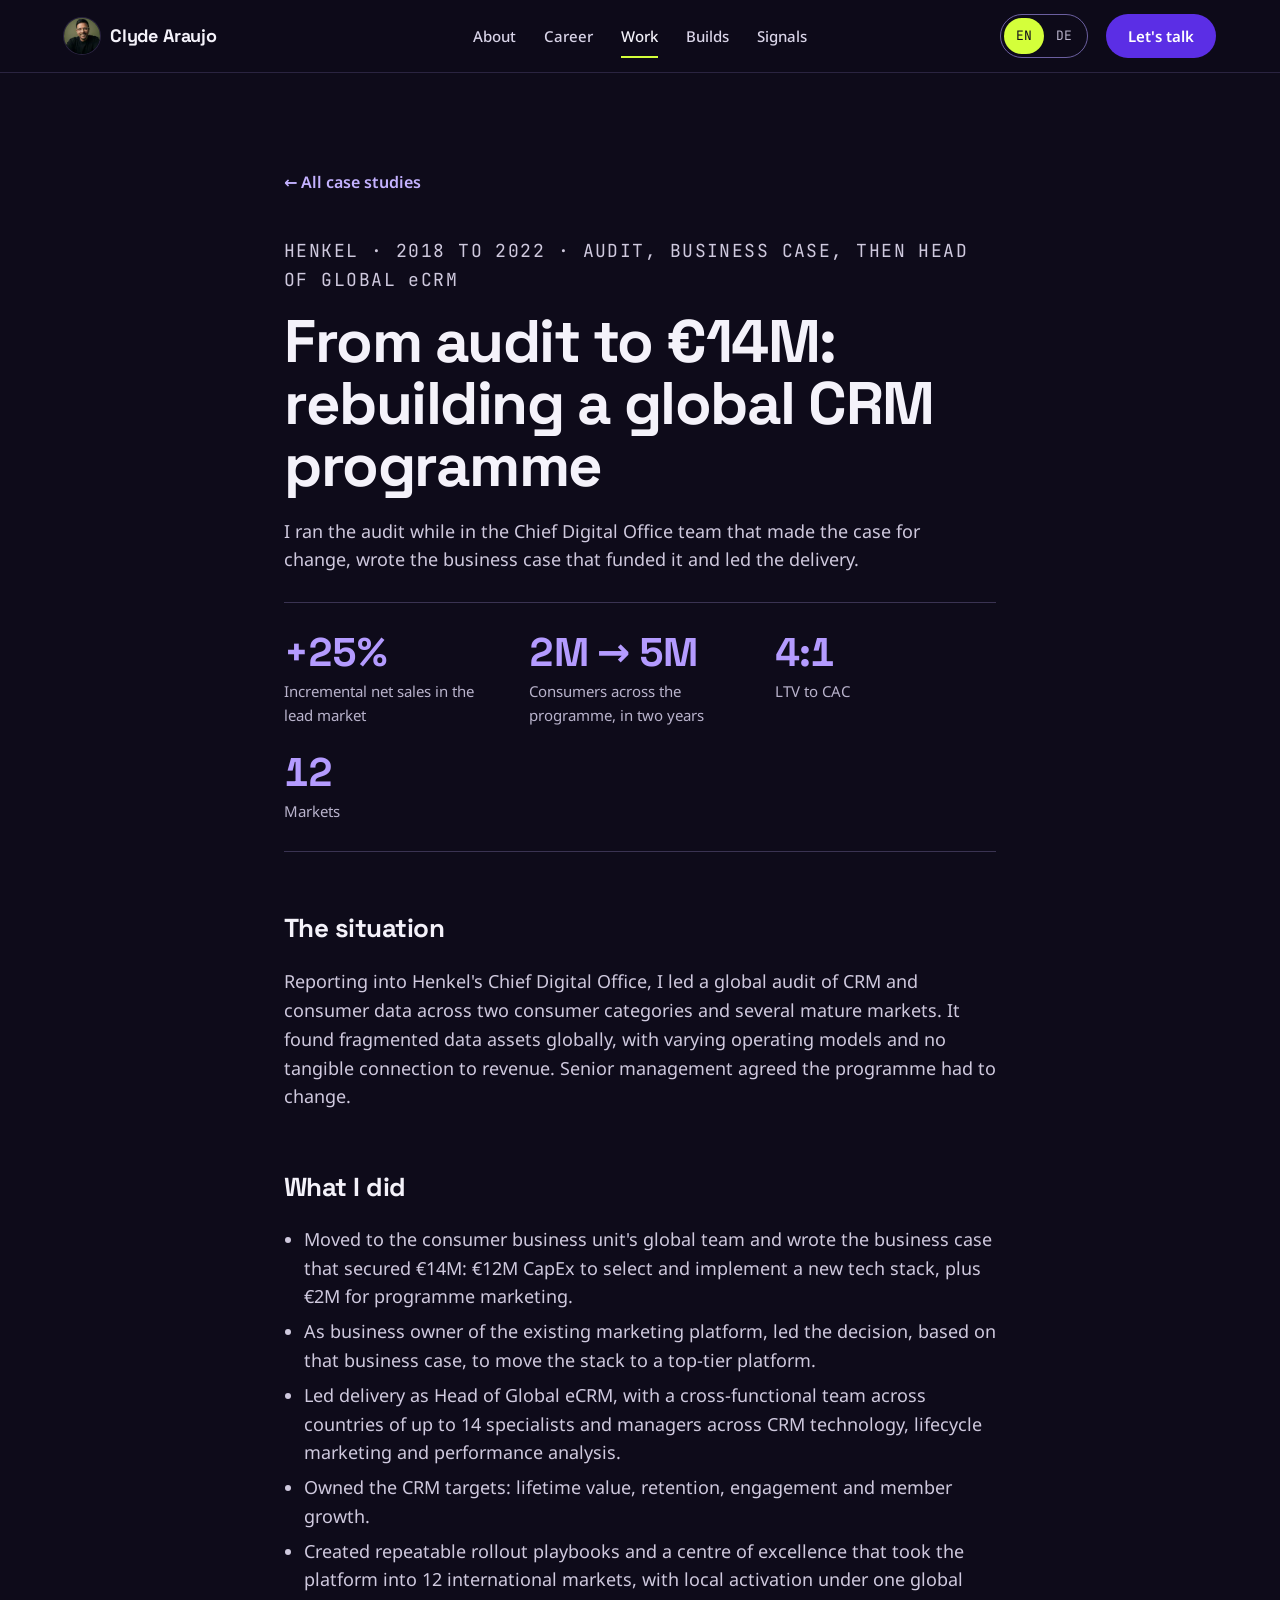
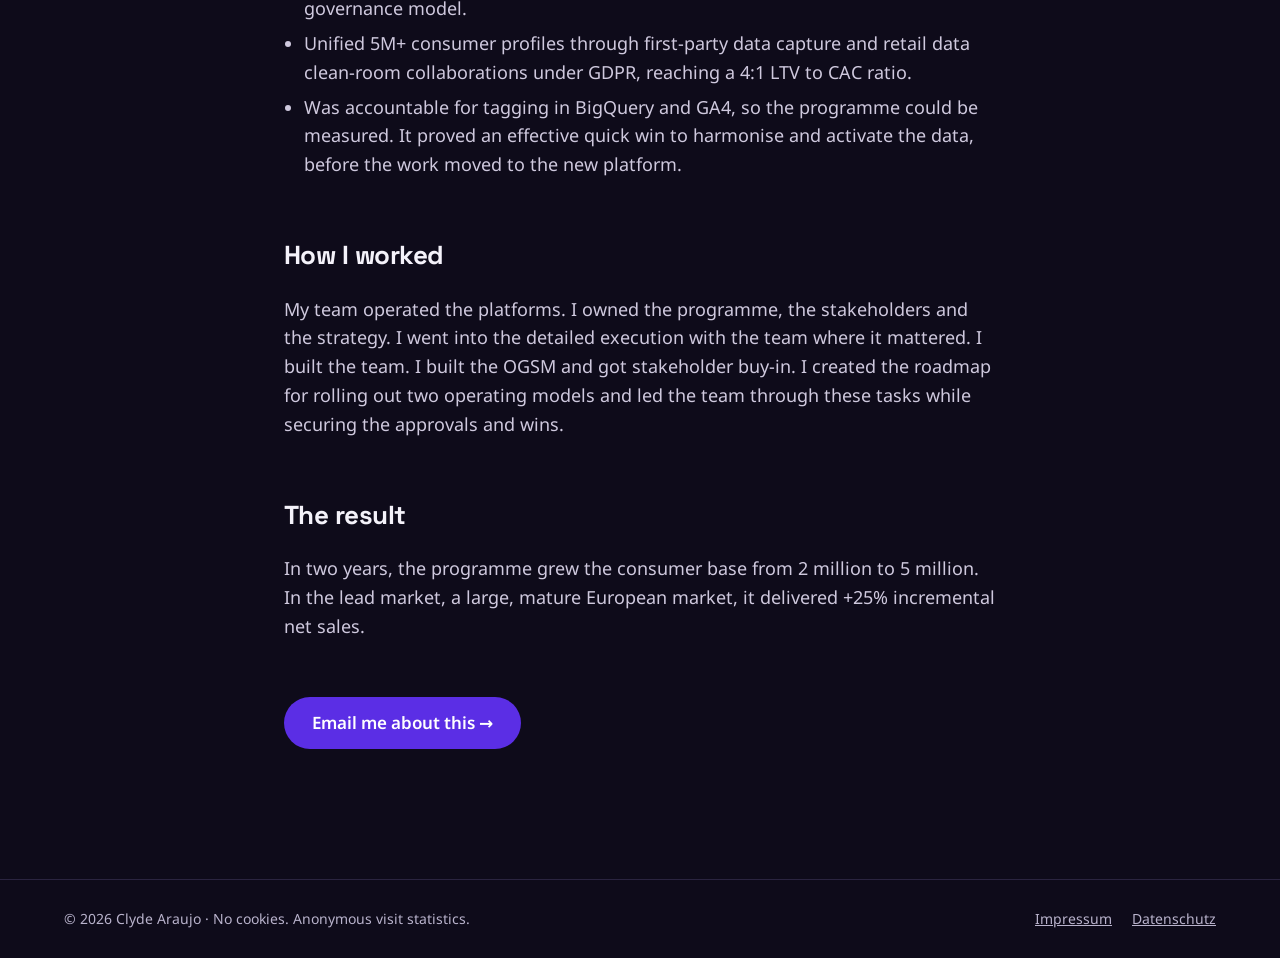
<file: work/crm-transformation/index.html>
<!doctype html>
<html lang="en">
<head>
<meta charset="utf-8">
<meta name="viewport" content="width=device-width, initial-scale=1">
<title>From audit to €14M: rebuilding a global CRM programme · Clyde Araujo</title>
<meta name="description" content="Case study: how Clyde Araujo ran Henkel's CRM audit, wrote the business case that secured a €14M programme, led its delivery and grew the consumer base from 2 million to 5 million in two years.">
<link rel="canonical" href="https://clydearaujo.com/work/crm-transformation/">
<link rel="alternate" hreflang="en" href="https://clydearaujo.com/work/crm-transformation/">
<link rel="alternate" hreflang="de" href="https://clydearaujo.com/de/work/crm-transformation/">
<link rel="alternate" hreflang="x-default" href="https://clydearaujo.com/work/crm-transformation/">
<meta property="og:locale" content="en_GB">
<meta property="og:locale:alternate" content="de_DE">
<meta property="og:type" content="article">
<meta property="og:title" content="From audit to €14M: rebuilding a global CRM programme">
<meta property="og:url" content="https://clydearaujo.com/work/crm-transformation/">
<meta property="og:image" content="https://clydearaujo.com/assets/headshot.jpg">
<meta name="theme-color" content="#0E0B1A">
<link rel="icon" href="/favicon.svg" type="image/svg+xml">
<link rel="stylesheet" href="/assets/site.css?v=27">
<script type="application/ld+json">
{"@context": "https://schema.org", "@type": "Article", "headline": "From audit to €14M: rebuilding a global CRM programme", "author": {"@id": "https://clydearaujo.com/#person", "@type": "Person", "name": "Clyde Araujo", "url": "https://clydearaujo.com/"}, "datePublished": "2026-11-05", "url": "https://clydearaujo.com/work/crm-transformation/", "image": "https://clydearaujo.com/assets/headshot.jpg", "dateModified": "2026-11-05", "publisher": {"@id": "https://clydearaujo.com/#person"}, "isPartOf": {"@id": "https://clydearaujo.com/#website"}}
</script>
</head>
<body>
<div class="progress" aria-hidden="true"><div></div></div>
<a class="skip" href="#main">Skip to content</a>
<header class="site-header">
<div class="wrap hdr">
<div class="hdr-left"><button class="burger" type="button" aria-expanded="false" aria-controls="site-menu" aria-label="Open menu"><i></i><i></i><i></i></button><a class="brand" href="/"><picture><source srcset="/assets/avatar-still.webp" media="(prefers-reduced-motion: reduce)"><img class="brand-av" src="/assets/avatar.webp" alt="" width="36" height="36"></picture><span>Clyde Araujo</span></a></div>
<nav class="nav" aria-label="Main"><a href="/#about">About</a><a href="/#career">Career</a><a href="/#work" aria-current="page">Work</a><a href="/#builds">Builds</a><a href="/#verdict">Signals</a></nav>
<div class="hdr-right"><div class="lang-wrap"><div class="lang-switch" role="group" aria-label="Language"><span class="lang-cur" aria-current="true" lang="en">EN</span><a href="/de/work/crm-transformation/" lang="de" hreflang="de" data-lang="de">DE</a></div></div><a class="btn btn-primary btn-sm" href="/#contact">Let's talk</a></div>
</div>
<nav class="menu" id="site-menu" aria-label="Main menu"><div class="wrap"><ul><li><a href="/#about"><span>01</span>About</a></li><li><a href="/#career"><span>02</span>Career</a></li><li><a href="/#work" aria-current="page"><span>03</span>Work</a></li><li><a href="/#builds"><span>04</span>Builds</a></li><li><a href="/#verdict"><span>05</span>Signals</a></li></ul></div></nav>
</header>

<main id="main" class="article">
<a class="back" href="/#work">← All case studies</a>
<p class="eyebrow">Henkel · 2018 to 2022 · Audit, business case, then Head of Global <span class="nocaps">eCRM</span></p>
<h1>From audit to €14M: rebuilding a global CRM programme</h1>
<p class="lead">I ran the audit while in the Chief Digital Office team that made the case for change, wrote the business case that funded it and led the delivery.</p>

<div class="results">
<div><span class="num">+25%</span><span class="label">Incremental net sales in the lead market</span></div>
<div><span class="num">2M → 5M</span><span class="label">Consumers across the programme, in two years</span></div>
<div><span class="num">4:1</span><span class="label">LTV to CAC</span></div>
<div><span class="num">12</span><span class="label">Markets</span></div>
</div>

<h2>The situation</h2>
<p>Reporting into Henkel's Chief Digital Office, I led a global audit of CRM and consumer data across two consumer categories and several mature markets. It found fragmented data assets globally, with varying operating models and no tangible connection to revenue. Senior management agreed the programme had to change.</p>

<h2>What I did</h2>
<ul>
<li>Moved to the consumer business unit's global team and wrote the business case that secured €14M: €12M CapEx to select and implement a new tech stack, plus €2M for programme marketing.</li>
<li>As business owner of the existing marketing platform, led the decision, based on that business case, to move the stack to a top-tier platform.</li>
<li>Led delivery as Head of Global eCRM, with a cross-functional team across countries of up to 14 specialists and managers across CRM technology, lifecycle marketing and performance analysis.</li>
<li>Owned the CRM targets: lifetime value, retention, engagement and member growth.</li>
<li>Created repeatable rollout playbooks and a centre of excellence that took the platform into 12 international markets, with local activation under one global governance model.</li>
<li>Unified 5M+ consumer profiles through first-party data capture and retail data clean-room collaborations under GDPR, reaching a 4:1 LTV to CAC ratio.</li>
<li>Was accountable for tagging in BigQuery and GA4, so the programme could be measured. It proved an effective quick win to harmonise and activate the data, before the work moved to the new platform.</li>
</ul>

<h2>How I worked</h2>
<p>My team operated the platforms. I owned the programme, the stakeholders and the strategy. I went into the detailed execution with the team where it mattered. I built the team. I built the OGSM and got stakeholder buy-in. I created the roadmap for rolling out two operating models and led the team through these tasks while securing the approvals and wins.</p>

<h2>The result</h2>
<p>In two years, the programme grew the consumer base from 2 million to 5 million. In the lead market, a large, mature European market, it delivered +25% incremental net sales.</p>

<p style="margin-top:56px"><a class="btn btn-primary" href="mailto:clyde.araujo@gmail.com">Email me about this →</a></p>
</main>

<footer class="site-footer rule-top"><div class="wrap"><span>© 2026 Clyde Araujo · No cookies. Anonymous visit statistics.</span><nav aria-label="Legal"><a href="/impressum/">Impressum</a><a href="/datenschutz/">Datenschutz</a></nav></div></footer>
<script src="/assets/motion.js?v=11" defer></script>
<script src="/assets/nav.js?v=6" defer></script>
<!-- Cloudflare Web Analytics --><script type='module' src='https://static.cloudflareinsights.com/beacon.min.js' data-cf-beacon='{"token": "3469c9dc25c04788bc471ac4e5d7045f"}'></script><!-- End Cloudflare Web Analytics -->
</body>
</html>
</file>
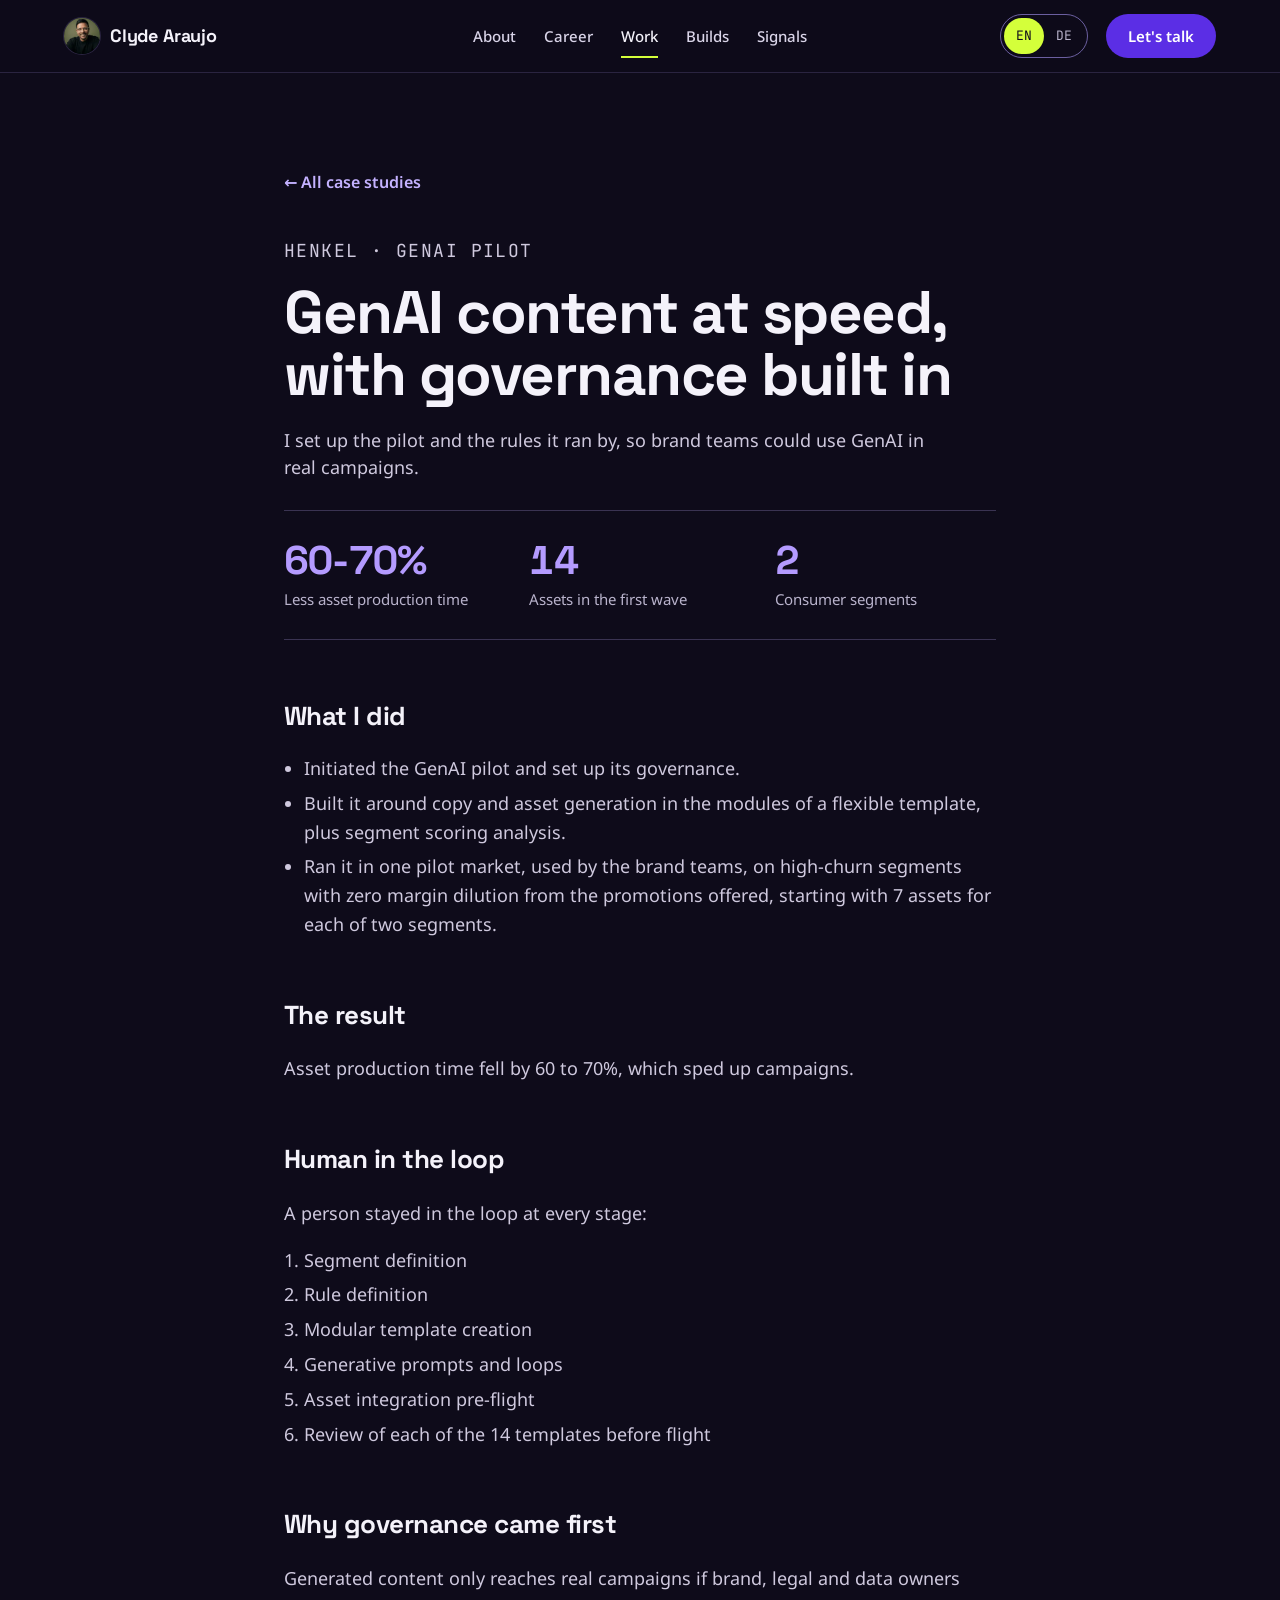
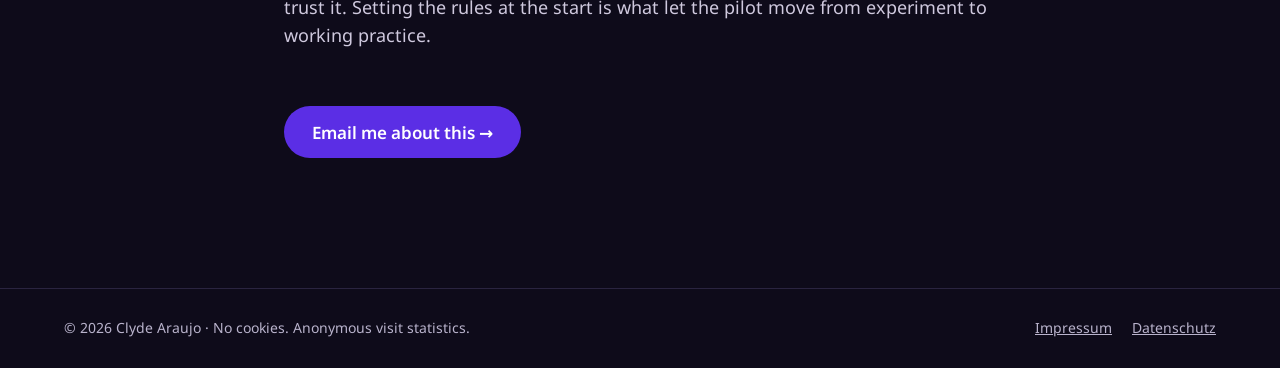
<file: work/genai-pilot/index.html>
<!doctype html>
<html lang="en">
<head>
<meta charset="utf-8">
<meta name="viewport" content="width=device-width, initial-scale=1">
<title>GenAI content at speed, with governance built in · Clyde Araujo</title>
<meta name="description" content="Case study: how Clyde Araujo set up a governed GenAI pilot for modular campaign assets and segment scoring at Henkel, cutting asset production time by 60 to 70%.">
<link rel="canonical" href="https://clydearaujo.com/work/genai-pilot/">
<link rel="alternate" hreflang="en" href="https://clydearaujo.com/work/genai-pilot/">
<link rel="alternate" hreflang="de" href="https://clydearaujo.com/de/work/genai-pilot/">
<link rel="alternate" hreflang="x-default" href="https://clydearaujo.com/work/genai-pilot/">
<meta property="og:locale" content="en_GB">
<meta property="og:locale:alternate" content="de_DE">
<meta property="og:type" content="article">
<meta property="og:title" content="GenAI content at speed, with governance built in">
<meta property="og:url" content="https://clydearaujo.com/work/genai-pilot/">
<meta property="og:image" content="https://clydearaujo.com/assets/headshot.jpg">
<meta name="theme-color" content="#0E0B1A">
<link rel="icon" href="/favicon.svg" type="image/svg+xml">
<link rel="stylesheet" href="/assets/site.css?v=27">
<script type="application/ld+json">
{"@context": "https://schema.org", "@type": "Article", "headline": "GenAI content at speed, with governance built in", "author": {"@id": "https://clydearaujo.com/#person", "@type": "Person", "name": "Clyde Araujo", "url": "https://clydearaujo.com/"}, "datePublished": "2026-11-05", "url": "https://clydearaujo.com/work/genai-pilot/", "image": "https://clydearaujo.com/assets/headshot.jpg", "dateModified": "2026-11-05", "publisher": {"@id": "https://clydearaujo.com/#person"}, "isPartOf": {"@id": "https://clydearaujo.com/#website"}}
</script>
</head>
<body>
<div class="progress" aria-hidden="true"><div></div></div>
<a class="skip" href="#main">Skip to content</a>
<header class="site-header">
<div class="wrap hdr">
<div class="hdr-left"><button class="burger" type="button" aria-expanded="false" aria-controls="site-menu" aria-label="Open menu"><i></i><i></i><i></i></button><a class="brand" href="/"><picture><source srcset="/assets/avatar-still.webp" media="(prefers-reduced-motion: reduce)"><img class="brand-av" src="/assets/avatar.webp" alt="" width="36" height="36"></picture><span>Clyde Araujo</span></a></div>
<nav class="nav" aria-label="Main"><a href="/#about">About</a><a href="/#career">Career</a><a href="/#work" aria-current="page">Work</a><a href="/#builds">Builds</a><a href="/#verdict">Signals</a></nav>
<div class="hdr-right"><div class="lang-wrap"><div class="lang-switch" role="group" aria-label="Language"><span class="lang-cur" aria-current="true" lang="en">EN</span><a href="/de/work/genai-pilot/" lang="de" hreflang="de" data-lang="de">DE</a></div></div><a class="btn btn-primary btn-sm" href="/#contact">Let's talk</a></div>
</div>
<nav class="menu" id="site-menu" aria-label="Main menu"><div class="wrap"><ul><li><a href="/#about"><span>01</span>About</a></li><li><a href="/#career"><span>02</span>Career</a></li><li><a href="/#work" aria-current="page"><span>03</span>Work</a></li><li><a href="/#builds"><span>04</span>Builds</a></li><li><a href="/#verdict"><span>05</span>Signals</a></li></ul></div></nav>
</header>

<main id="main" class="article">
<a class="back" href="/#work">← All case studies</a>
<p class="eyebrow">Henkel · GenAI pilot</p>
<h1>GenAI content at speed, with governance built in</h1>
<p class="lead">I set up the pilot and the rules it ran by, so brand teams could use GenAI in real campaigns.</p>

<div class="results">
<div><span class="num">60-70%</span><span class="label">Less asset production time</span></div>
<div><span class="num">14</span><span class="label">Assets in the first wave</span></div>
<div><span class="num">2</span><span class="label">Consumer segments</span></div>
</div>

<h2>What I did</h2>
<ul>
<li>Initiated the GenAI pilot and set up its governance.</li>
<li>Built it around copy and asset generation in the modules of a flexible template, plus segment scoring analysis.</li>
<li>Ran it in one pilot market, used by the brand teams, on high-churn segments with zero margin dilution from the promotions offered, starting with 7 assets for each of two segments.</li>
</ul>

<h2>The result</h2>
<p>Asset production time fell by 60 to 70%, which sped up campaigns.</p>

<h2>Human in the loop</h2>
<p>A person stayed in the loop at every stage:</p>
<ol>
<li>Segment definition</li>
<li>Rule definition</li>
<li>Modular template creation</li>
<li>Generative prompts and loops</li>
<li>Asset integration pre-flight</li>
<li>Review of each of the 14 templates before flight</li>
</ol>
<h2>Why governance came first</h2>
<p>Generated content only reaches real campaigns if brand, legal and data owners trust it. Setting the rules at the start is what let the pilot move from experiment to working practice.</p>

<p style="margin-top:56px"><a class="btn btn-primary" href="mailto:clyde.araujo@gmail.com">Email me about this →</a></p>
</main>

<footer class="site-footer rule-top"><div class="wrap"><span>© 2026 Clyde Araujo · No cookies. Anonymous visit statistics.</span><nav aria-label="Legal"><a href="/impressum/">Impressum</a><a href="/datenschutz/">Datenschutz</a></nav></div></footer>
<script src="/assets/motion.js?v=11" defer></script>
<script src="/assets/nav.js?v=6" defer></script>
<!-- Cloudflare Web Analytics --><script type='module' src='https://static.cloudflareinsights.com/beacon.min.js' data-cf-beacon='{"token": "3469c9dc25c04788bc471ac4e5d7045f"}'></script><!-- End Cloudflare Web Analytics -->
</body>
</html>
</file>
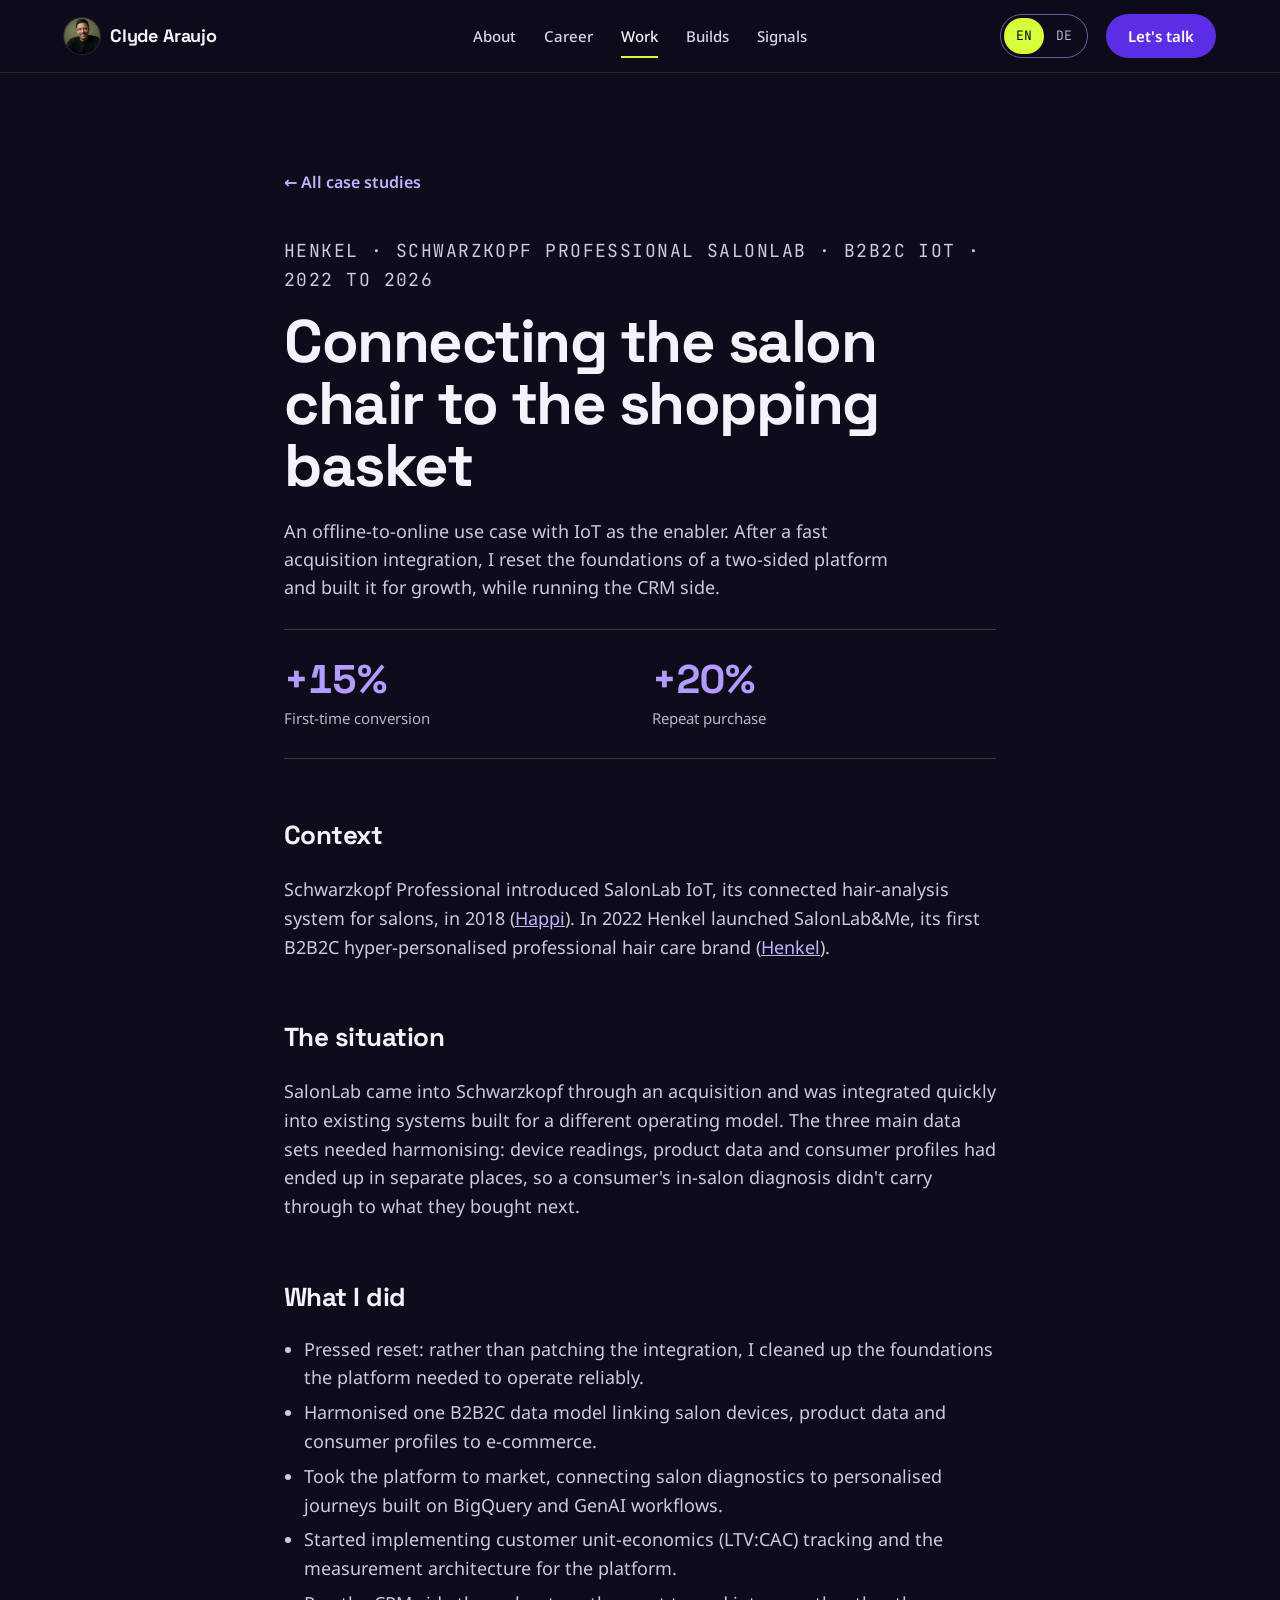
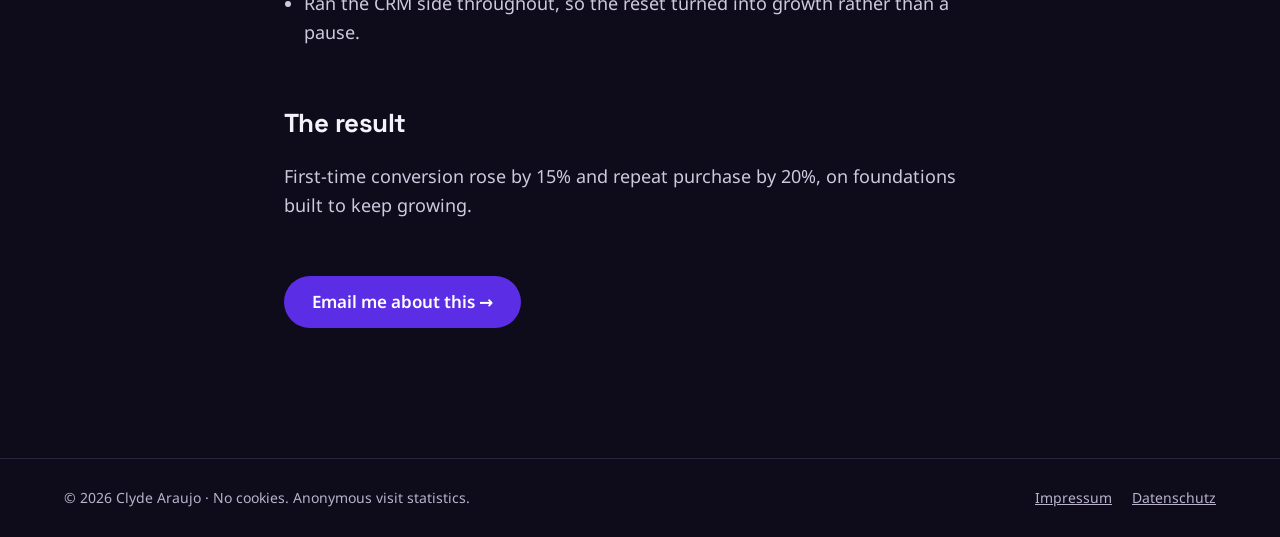
<file: work/salonlab/index.html>
<!doctype html>
<html lang="en">
<head>
<meta charset="utf-8">
<meta name="viewport" content="width=device-width, initial-scale=1">
<title>Connecting the salon chair to the shopping basket: SalonLab · Clyde Araujo</title>
<meta name="description" content="Case study: how Clyde Araujo led the harmonisation and go-to-market of Schwarzkopf Professional SalonLab, a B2B2C IoT platform linking salon devices, product data and consumer profiles to e-commerce.">
<link rel="canonical" href="https://clydearaujo.com/work/salonlab/">
<link rel="alternate" hreflang="en" href="https://clydearaujo.com/work/salonlab/">
<link rel="alternate" hreflang="de" href="https://clydearaujo.com/de/work/salonlab/">
<link rel="alternate" hreflang="x-default" href="https://clydearaujo.com/work/salonlab/">
<meta property="og:locale" content="en_GB">
<meta property="og:locale:alternate" content="de_DE">
<meta property="og:type" content="article">
<meta property="og:title" content="Connecting the salon chair to the shopping basket: SalonLab">
<meta property="og:url" content="https://clydearaujo.com/work/salonlab/">
<meta property="og:image" content="https://clydearaujo.com/assets/headshot.jpg">
<meta name="theme-color" content="#0E0B1A">
<link rel="icon" href="/favicon.svg" type="image/svg+xml">
<link rel="stylesheet" href="/assets/site.css?v=27">
<script type="application/ld+json">
{"@context": "https://schema.org", "@type": "Article", "headline": "Connecting the salon chair to the shopping basket: SalonLab", "author": {"@id": "https://clydearaujo.com/#person", "@type": "Person", "name": "Clyde Araujo", "url": "https://clydearaujo.com/"}, "datePublished": "2026-11-05", "url": "https://clydearaujo.com/work/salonlab/", "image": "https://clydearaujo.com/assets/headshot.jpg", "dateModified": "2026-11-05", "publisher": {"@id": "https://clydearaujo.com/#person"}, "isPartOf": {"@id": "https://clydearaujo.com/#website"}}
</script>
</head>
<body>
<div class="progress" aria-hidden="true"><div></div></div>
<a class="skip" href="#main">Skip to content</a>
<header class="site-header">
<div class="wrap hdr">
<div class="hdr-left"><button class="burger" type="button" aria-expanded="false" aria-controls="site-menu" aria-label="Open menu"><i></i><i></i><i></i></button><a class="brand" href="/"><picture><source srcset="/assets/avatar-still.webp" media="(prefers-reduced-motion: reduce)"><img class="brand-av" src="/assets/avatar.webp" alt="" width="36" height="36"></picture><span>Clyde Araujo</span></a></div>
<nav class="nav" aria-label="Main"><a href="/#about">About</a><a href="/#career">Career</a><a href="/#work" aria-current="page">Work</a><a href="/#builds">Builds</a><a href="/#verdict">Signals</a></nav>
<div class="hdr-right"><div class="lang-wrap"><div class="lang-switch" role="group" aria-label="Language"><span class="lang-cur" aria-current="true" lang="en">EN</span><a href="/de/work/salonlab/" lang="de" hreflang="de" data-lang="de">DE</a></div></div><a class="btn btn-primary btn-sm" href="/#contact">Let's talk</a></div>
</div>
<nav class="menu" id="site-menu" aria-label="Main menu"><div class="wrap"><ul><li><a href="/#about"><span>01</span>About</a></li><li><a href="/#career"><span>02</span>Career</a></li><li><a href="/#work" aria-current="page"><span>03</span>Work</a></li><li><a href="/#builds"><span>04</span>Builds</a></li><li><a href="/#verdict"><span>05</span>Signals</a></li></ul></div></nav>
</header>

<main id="main" class="article">
<a class="back" href="/#work">← All case studies</a>
<p class="eyebrow">Henkel · Schwarzkopf Professional SalonLab · B2B2C IoT · 2022 to 2026</p>
<h1>Connecting the salon chair to the shopping basket</h1>
<p class="lead">An offline-to-online use case with IoT as the enabler. After a fast acquisition integration, I reset the foundations of a two-sided platform and built it for growth, while running the CRM side.</p>

<div class="results">
<div><span class="num">+15%</span><span class="label">First-time conversion</span></div>
<div><span class="num">+20%</span><span class="label">Repeat purchase</span></div>
</div>

<h2>Context</h2>
<p>Schwarzkopf Professional introduced SalonLab IoT, its connected hair-analysis system for salons, in 2018 (<a href="https://www.happi.com/contents/view_breaking-news/2018-01-03/schwarzkopf-professional-unveils-salonlab/">Happi</a>). In 2022 Henkel launched SalonLab&amp;Me, its first B2B2C hyper-personalised professional hair care brand (<a href="https://www.henkel.com/press-and-media/press-releases-and-kits/2022-10-06-henkel-launches-first-b2b2c-hyper-personalized-professional-hair-care-brand-1760656">Henkel</a>).</p>

<h2>The situation</h2>
<p>SalonLab came into Schwarzkopf through an acquisition and was integrated quickly into existing systems built for a different operating model. The three main data sets needed harmonising: device readings, product data and consumer profiles had ended up in separate places, so a consumer's in-salon diagnosis didn't carry through to what they bought next.</p>

<h2>What I did</h2>
<ul>
<li>Pressed reset: rather than patching the integration, I cleaned up the foundations the platform needed to operate reliably.</li>
<li>Harmonised one B2B2C data model linking salon devices, product data and consumer profiles to e-commerce.</li>
<li>Took the platform to market, connecting salon diagnostics to personalised journeys built on BigQuery and GenAI workflows.</li>
<li>Started implementing customer unit-economics (LTV:CAC) tracking and the measurement architecture for the platform.</li>
<li>Ran the CRM side throughout, so the reset turned into growth rather than a pause.</li>
</ul>

<h2>The result</h2>
<p>First-time conversion rose by 15% and repeat purchase by 20%, on foundations built to keep growing.</p>

<p style="margin-top:56px"><a class="btn btn-primary" href="mailto:clyde.araujo@gmail.com">Email me about this →</a></p>
</main>

<footer class="site-footer rule-top"><div class="wrap"><span>© 2026 Clyde Araujo · No cookies. Anonymous visit statistics.</span><nav aria-label="Legal"><a href="/impressum/">Impressum</a><a href="/datenschutz/">Datenschutz</a></nav></div></footer>
<script src="/assets/motion.js?v=11" defer></script>
<script src="/assets/nav.js?v=6" defer></script>
<!-- Cloudflare Web Analytics --><script type='module' src='https://static.cloudflareinsights.com/beacon.min.js' data-cf-beacon='{"token": "3469c9dc25c04788bc471ac4e5d7045f"}'></script><!-- End Cloudflare Web Analytics -->
</body>
</html>
</file>
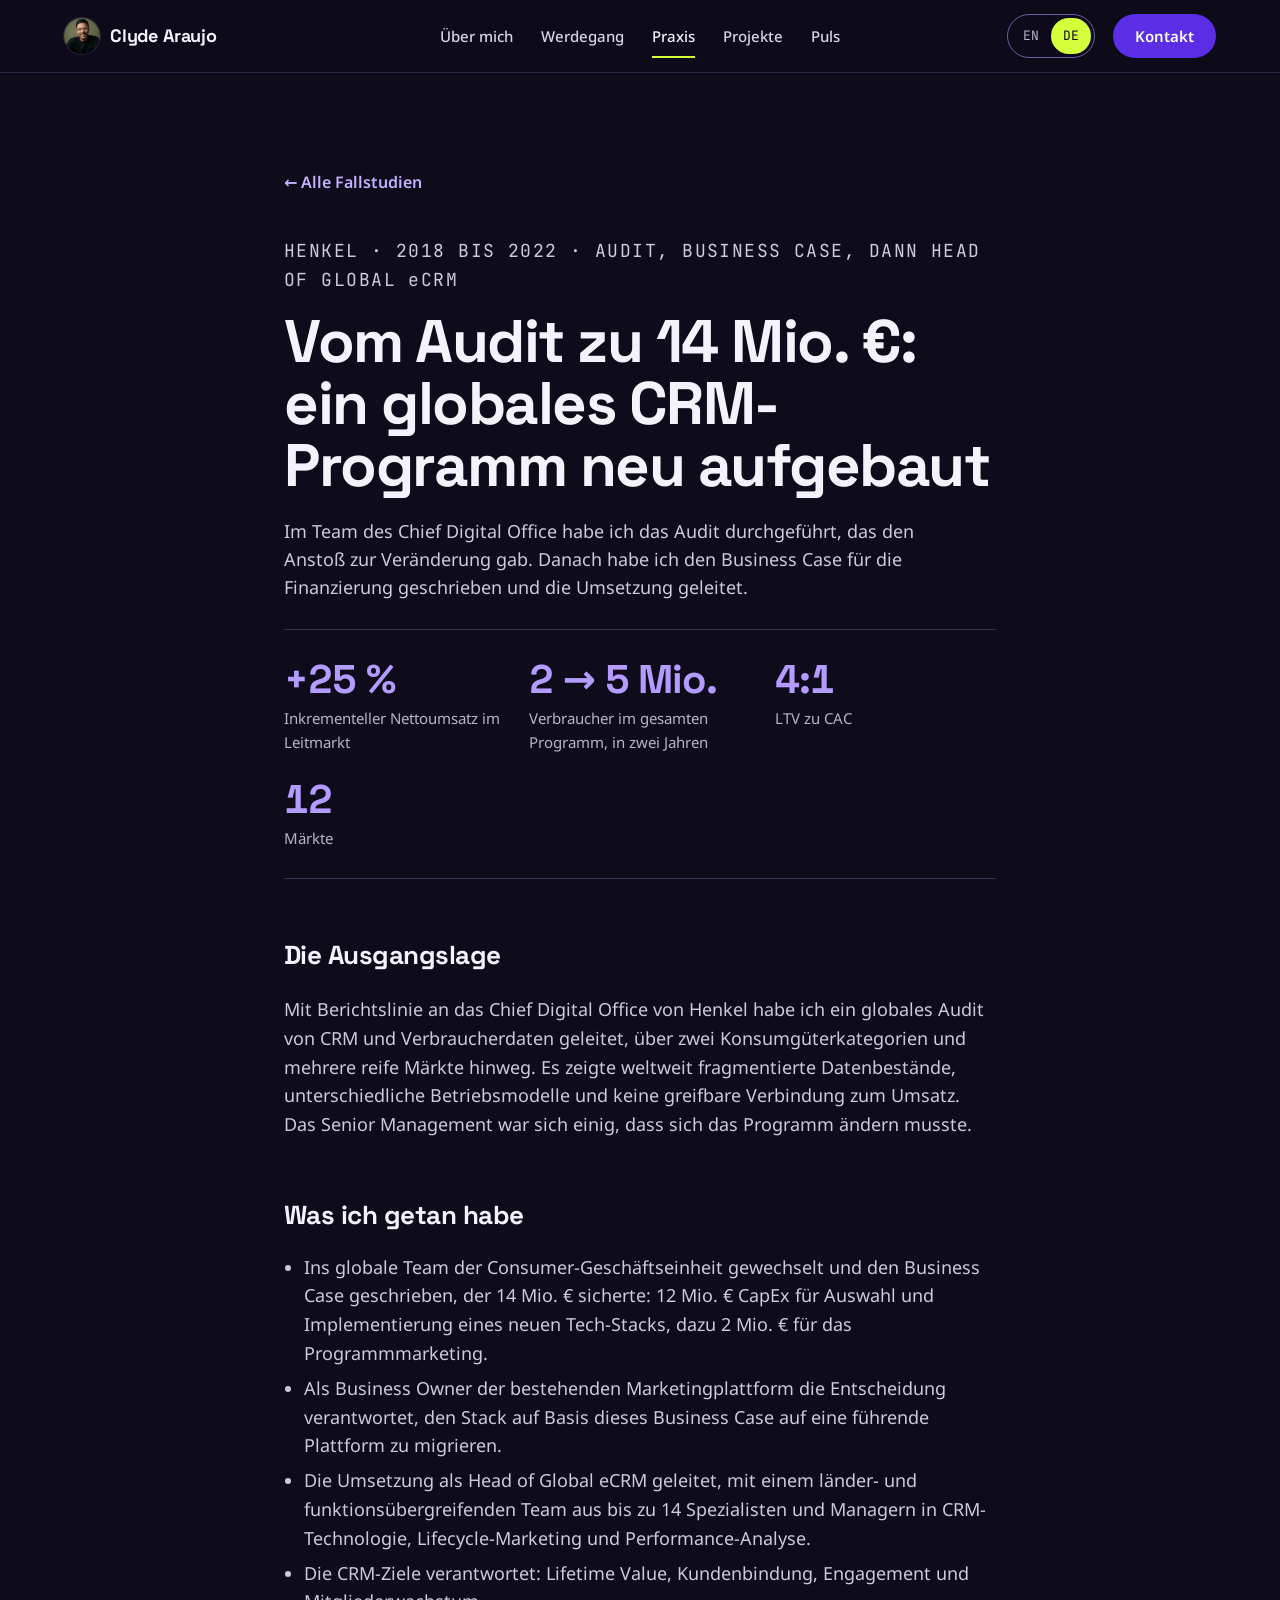
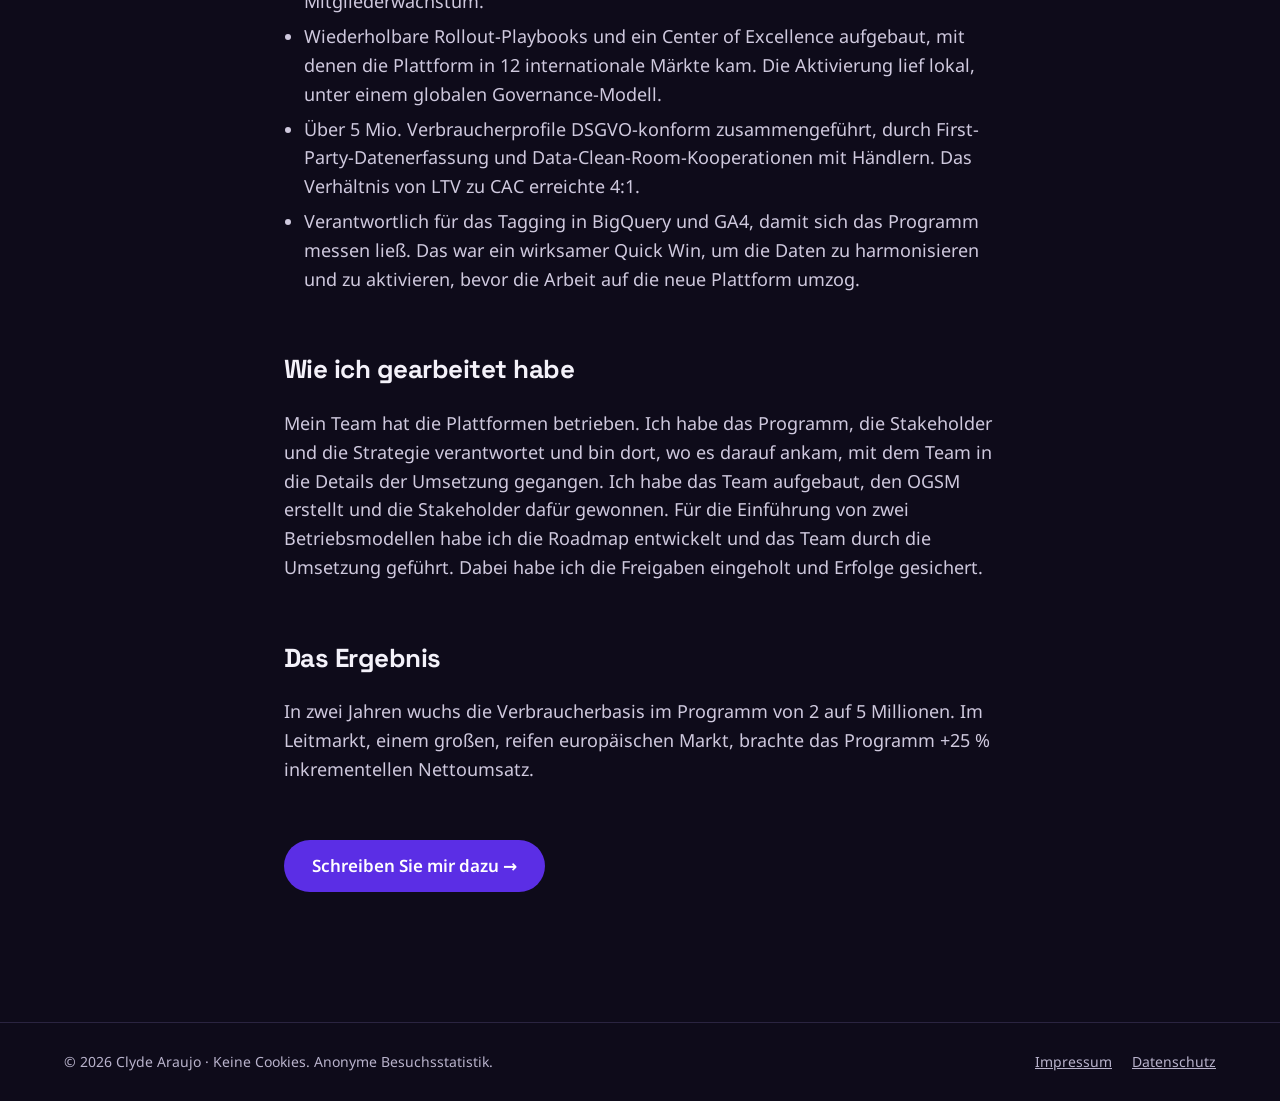
<file: de/work/crm-transformation/index.html>
<!doctype html>
<html lang="de">
<head>
<meta charset="utf-8">
<meta name="viewport" content="width=device-width, initial-scale=1">
<title>Vom Audit zu 14 Mio. €: ein globales CRM-Programm neu aufgebaut · Clyde Araujo</title>
<meta name="description" content="Fallstudie: wie Clyde Araujo das CRM-Audit bei Henkel durchgeführt, den Business Case für ein Programm über 14 Mio. € geschrieben und die Umsetzung geleitet hat. In zwei Jahren wuchs die Verbraucherbasis von 2 auf 5 Millionen.">
<link rel="canonical" href="https://clydearaujo.com/de/work/crm-transformation/">
<link rel="alternate" hreflang="en" href="https://clydearaujo.com/work/crm-transformation/">
<link rel="alternate" hreflang="de" href="https://clydearaujo.com/de/work/crm-transformation/">
<link rel="alternate" hreflang="x-default" href="https://clydearaujo.com/work/crm-transformation/">
<meta property="og:locale" content="de_DE">
<meta property="og:locale:alternate" content="en_GB">
<meta property="og:type" content="article">
<meta property="og:title" content="Vom Audit zu 14 Mio. €: ein globales CRM-Programm neu aufgebaut">
<meta property="og:url" content="https://clydearaujo.com/de/work/crm-transformation/">
<meta property="og:image" content="https://clydearaujo.com/assets/headshot.jpg">
<meta name="theme-color" content="#0E0B1A">
<link rel="icon" href="/favicon.svg" type="image/svg+xml">
<link rel="stylesheet" href="/assets/site.css?v=27">
<script type="application/ld+json">
{"@context": "https://schema.org", "@type": "Article", "headline": "Vom Audit zu 14 Mio. €: ein globales CRM-Programm neu aufgebaut", "author": {"@id": "https://clydearaujo.com/#person", "@type": "Person", "name": "Clyde Araujo", "url": "https://clydearaujo.com/"}, "datePublished": "2026-11-05", "url": "https://clydearaujo.com/de/work/crm-transformation/", "inLanguage": "de", "image": "https://clydearaujo.com/assets/headshot.jpg", "dateModified": "2026-11-05", "publisher": {"@id": "https://clydearaujo.com/#person"}, "isPartOf": {"@id": "https://clydearaujo.com/de/#website"}}
</script>
</head>
<body>
<div class="progress" aria-hidden="true"><div></div></div>
<a class="skip" href="#main">Zum Inhalt springen</a>
<header class="site-header">
<div class="wrap hdr">
<div class="hdr-left"><button class="burger" type="button" aria-expanded="false" aria-controls="site-menu" aria-label="Menü öffnen"><i></i><i></i><i></i></button><a class="brand" href="/de/"><picture><source srcset="/assets/avatar-still.webp" media="(prefers-reduced-motion: reduce)"><img class="brand-av" src="/assets/avatar.webp" alt="" width="36" height="36"></picture><span>Clyde Araujo</span></a></div>
<nav class="nav" aria-label="Hauptnavigation"><a href="/de/#about">Über mich</a><a href="/de/#career">Werdegang</a><a href="/de/#work" aria-current="page">Praxis</a><a href="/de/#builds">Projekte</a><a href="/de/#verdict">Puls</a></nav>
<div class="hdr-right"><div class="lang-wrap"><div class="lang-switch" role="group" aria-label="Sprache"><a href="/work/crm-transformation/" lang="en" hreflang="en" data-lang="en">EN</a><span class="lang-cur" aria-current="true" lang="de">DE</span></div></div><a class="btn btn-primary btn-sm" href="/de/#contact">Kontakt</a></div>
</div>
<nav class="menu" id="site-menu" aria-label="Hauptmenü"><div class="wrap"><ul><li><a href="/de/#about"><span>01</span>Über mich</a></li><li><a href="/de/#career"><span>02</span>Werdegang</a></li><li><a href="/de/#work" aria-current="page"><span>03</span>Praxis</a></li><li><a href="/de/#builds"><span>04</span>Projekte</a></li><li><a href="/de/#verdict"><span>05</span>Puls</a></li></ul></div></nav>
</header>

<main id="main" class="article">
<a class="back" href="/de/#work">← Alle Fallstudien</a>
<p class="eyebrow">Henkel · 2018 bis 2022 · Audit, Business Case, dann Head of Global <span class="nocaps">eCRM</span></p>
<h1>Vom Audit zu 14 Mio. €: ein globales CRM-Programm neu aufgebaut</h1>
<p class="lead">Im Team des Chief Digital Office habe ich das Audit durchgeführt, das den Anstoß zur Veränderung gab. Danach habe ich den Business Case für die Finanzierung geschrieben und die Umsetzung geleitet.</p>

<div class="results">
<div><span class="num">+25 %</span><span class="label">Inkrementeller Nettoumsatz im Leitmarkt</span></div>
<div><span class="num">2 → 5 Mio.</span><span class="label">Verbraucher im gesamten Programm, in zwei Jahren</span></div>
<div><span class="num">4:1</span><span class="label">LTV zu CAC</span></div>
<div><span class="num">12</span><span class="label">Märkte</span></div>
</div>

<h2>Die Ausgangslage</h2>
<p>Mit Berichtslinie an das Chief Digital Office von Henkel habe ich ein globales Audit von CRM und Verbraucherdaten geleitet, über zwei Konsumgüterkategorien und mehrere reife Märkte hinweg. Es zeigte weltweit fragmentierte Datenbestände, unterschiedliche Betriebsmodelle und keine greifbare Verbindung zum Umsatz. Das Senior Management war sich einig, dass sich das Programm ändern musste.</p>

<h2>Was ich getan habe</h2>
<ul>
<li>Ins globale Team der Consumer-Geschäftseinheit gewechselt und den Business Case geschrieben, der 14 Mio. € sicherte: 12 Mio. € CapEx für Auswahl und Implementierung eines neuen Tech-Stacks, dazu 2 Mio. € für das Programmmarketing.</li>
<li>Als Business Owner der bestehenden Marketingplattform die Entscheidung verantwortet, den Stack auf Basis dieses Business Case auf eine führende Plattform zu migrieren.</li>
<li>Die Umsetzung als Head of Global eCRM geleitet, mit einem länder- und funktionsübergreifenden Team aus bis zu 14 Spezialisten und Managern in CRM-Technologie, Lifecycle-Marketing und Performance-Analyse.</li>
<li>Die CRM-Ziele verantwortet: Lifetime Value, Kundenbindung, Engagement und Mitgliederwachstum.</li>
<li>Wiederholbare Rollout-Playbooks und ein Center of Excellence aufgebaut, mit denen die Plattform in 12 internationale Märkte kam. Die Aktivierung lief lokal, unter einem globalen Governance-Modell.</li>
<li>Über 5 Mio. Verbraucherprofile DSGVO-konform zusammengeführt, durch First-Party-Datenerfassung und Data-Clean-Room-Kooperationen mit Händlern. Das Verhältnis von LTV zu CAC erreichte 4:1.</li>
<li>Verantwortlich für das Tagging in BigQuery und GA4, damit sich das Programm messen ließ. Das war ein wirksamer Quick Win, um die Daten zu harmonisieren und zu aktivieren, bevor die Arbeit auf die neue Plattform umzog.</li>
</ul>

<h2>Wie ich gearbeitet habe</h2>
<p>Mein Team hat die Plattformen betrieben. Ich habe das Programm, die Stakeholder und die Strategie verantwortet und bin dort, wo es darauf ankam, mit dem Team in die Details der Umsetzung gegangen. Ich habe das Team aufgebaut, den OGSM erstellt und die Stakeholder dafür gewonnen. Für die Einführung von zwei Betriebsmodellen habe ich die Roadmap entwickelt und das Team durch die Umsetzung geführt. Dabei habe ich die Freigaben eingeholt und Erfolge gesichert.</p>

<h2>Das Ergebnis</h2>
<p>In zwei Jahren wuchs die Verbraucherbasis im Programm von 2 auf 5 Millionen. Im Leitmarkt, einem großen, reifen europäischen Markt, brachte das Programm +25 % inkrementellen Nettoumsatz.</p>

<p style="margin-top:56px"><a class="btn btn-primary" href="mailto:clyde.araujo@gmail.com">Schreiben Sie mir dazu →</a></p>
</main>

<footer class="site-footer rule-top"><div class="wrap"><span>© 2026 Clyde Araujo · Keine Cookies. Anonyme Besuchsstatistik.</span><nav aria-label="Rechtliches"><a href="/impressum/">Impressum</a><a href="/datenschutz/">Datenschutz</a></nav></div></footer>
<script src="/assets/motion.js?v=11" defer></script>
<script src="/assets/nav.js?v=6" defer></script>
<!-- Cloudflare Web Analytics --><script type='module' src='https://static.cloudflareinsights.com/beacon.min.js' data-cf-beacon='{"token": "3469c9dc25c04788bc471ac4e5d7045f"}'></script><!-- End Cloudflare Web Analytics -->
</body>
</html>
</file>
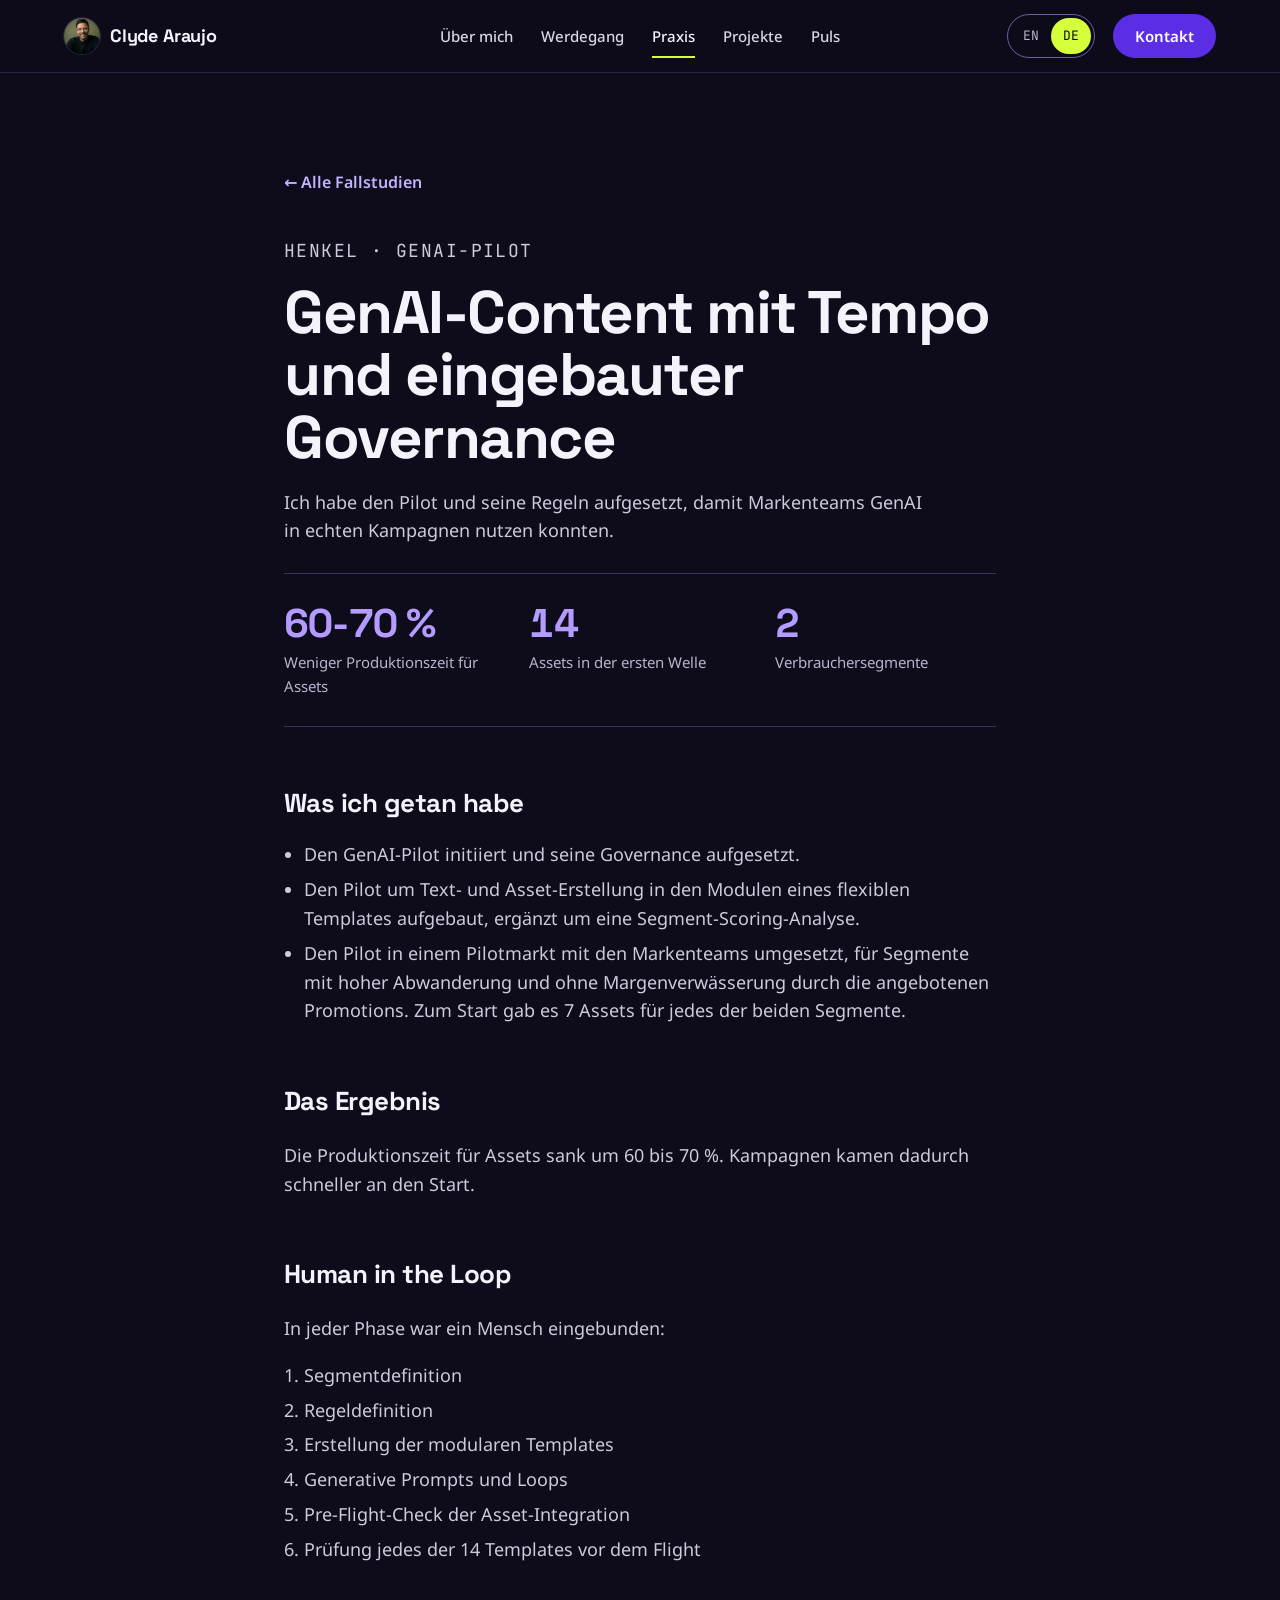
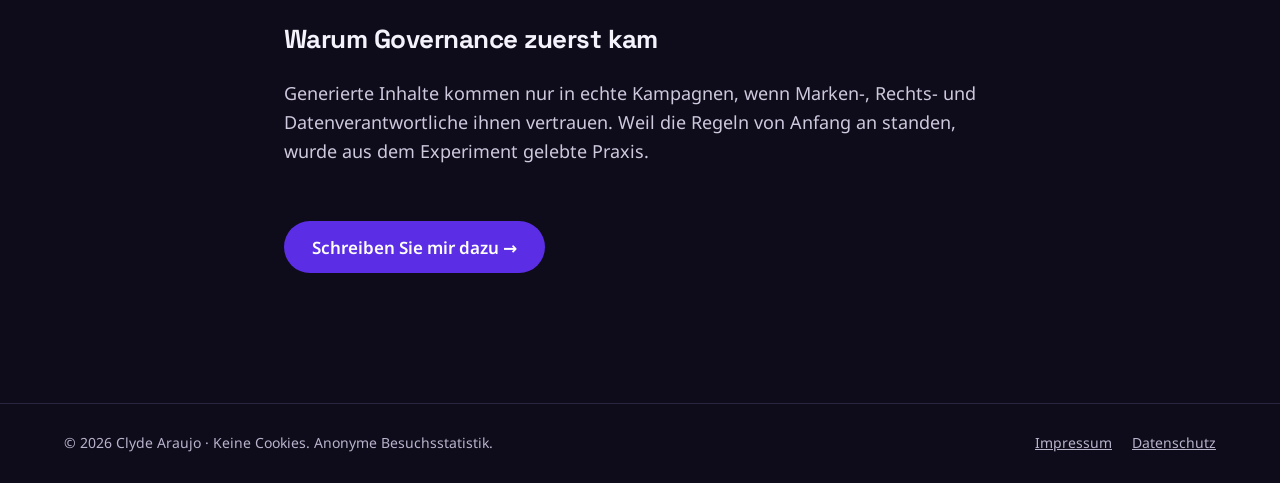
<file: de/work/genai-pilot/index.html>
<!doctype html>
<html lang="de">
<head>
<meta charset="utf-8">
<meta name="viewport" content="width=device-width, initial-scale=1">
<title>GenAI-Content mit Tempo und eingebauter Governance · Clyde Araujo</title>
<meta name="description" content="Fallstudie: wie Clyde Araujo bei Henkel einen GenAI-Pilot mit klarer Governance für modulare Kampagnen-Assets und Segment-Scoring aufgesetzt und die Produktionszeit für Assets um 60 bis 70 % gesenkt hat.">
<link rel="canonical" href="https://clydearaujo.com/de/work/genai-pilot/">
<link rel="alternate" hreflang="en" href="https://clydearaujo.com/work/genai-pilot/">
<link rel="alternate" hreflang="de" href="https://clydearaujo.com/de/work/genai-pilot/">
<link rel="alternate" hreflang="x-default" href="https://clydearaujo.com/work/genai-pilot/">
<meta property="og:locale" content="de_DE">
<meta property="og:locale:alternate" content="en_GB">
<meta property="og:type" content="article">
<meta property="og:title" content="GenAI-Content mit Tempo und eingebauter Governance">
<meta property="og:url" content="https://clydearaujo.com/de/work/genai-pilot/">
<meta property="og:image" content="https://clydearaujo.com/assets/headshot.jpg">
<meta name="theme-color" content="#0E0B1A">
<link rel="icon" href="/favicon.svg" type="image/svg+xml">
<link rel="stylesheet" href="/assets/site.css?v=27">
<script type="application/ld+json">
{"@context": "https://schema.org", "@type": "Article", "headline": "GenAI-Content mit Tempo und eingebauter Governance", "author": {"@id": "https://clydearaujo.com/#person", "@type": "Person", "name": "Clyde Araujo", "url": "https://clydearaujo.com/"}, "datePublished": "2026-11-05", "url": "https://clydearaujo.com/de/work/genai-pilot/", "inLanguage": "de", "image": "https://clydearaujo.com/assets/headshot.jpg", "dateModified": "2026-11-05", "publisher": {"@id": "https://clydearaujo.com/#person"}, "isPartOf": {"@id": "https://clydearaujo.com/de/#website"}}
</script>
</head>
<body>
<div class="progress" aria-hidden="true"><div></div></div>
<a class="skip" href="#main">Zum Inhalt springen</a>
<header class="site-header">
<div class="wrap hdr">
<div class="hdr-left"><button class="burger" type="button" aria-expanded="false" aria-controls="site-menu" aria-label="Menü öffnen"><i></i><i></i><i></i></button><a class="brand" href="/de/"><picture><source srcset="/assets/avatar-still.webp" media="(prefers-reduced-motion: reduce)"><img class="brand-av" src="/assets/avatar.webp" alt="" width="36" height="36"></picture><span>Clyde Araujo</span></a></div>
<nav class="nav" aria-label="Hauptnavigation"><a href="/de/#about">Über mich</a><a href="/de/#career">Werdegang</a><a href="/de/#work" aria-current="page">Praxis</a><a href="/de/#builds">Projekte</a><a href="/de/#verdict">Puls</a></nav>
<div class="hdr-right"><div class="lang-wrap"><div class="lang-switch" role="group" aria-label="Sprache"><a href="/work/genai-pilot/" lang="en" hreflang="en" data-lang="en">EN</a><span class="lang-cur" aria-current="true" lang="de">DE</span></div></div><a class="btn btn-primary btn-sm" href="/de/#contact">Kontakt</a></div>
</div>
<nav class="menu" id="site-menu" aria-label="Hauptmenü"><div class="wrap"><ul><li><a href="/de/#about"><span>01</span>Über mich</a></li><li><a href="/de/#career"><span>02</span>Werdegang</a></li><li><a href="/de/#work" aria-current="page"><span>03</span>Praxis</a></li><li><a href="/de/#builds"><span>04</span>Projekte</a></li><li><a href="/de/#verdict"><span>05</span>Puls</a></li></ul></div></nav>
</header>

<main id="main" class="article">
<a class="back" href="/de/#work">← Alle Fallstudien</a>
<p class="eyebrow">Henkel · GenAI-Pilot</p>
<h1>GenAI-Content mit Tempo und eingebauter Governance</h1>
<p class="lead">Ich habe den Pilot und seine Regeln aufgesetzt, damit Markenteams GenAI in echten Kampagnen nutzen konnten.</p>

<div class="results">
<div><span class="num">60-70 %</span><span class="label">Weniger Produktionszeit für Assets</span></div>
<div><span class="num">14</span><span class="label">Assets in der ersten Welle</span></div>
<div><span class="num">2</span><span class="label">Verbrauchersegmente</span></div>
</div>

<h2>Was ich getan habe</h2>
<ul>
<li>Den GenAI-Pilot initiiert und seine Governance aufgesetzt.</li>
<li>Den Pilot um Text- und Asset-Erstellung in den Modulen eines flexiblen Templates aufgebaut, ergänzt um eine Segment-Scoring-Analyse.</li>
<li>Den Pilot in einem Pilotmarkt mit den Markenteams umgesetzt, für Segmente mit hoher Abwanderung und ohne Margenverwässerung durch die angebotenen Promotions. Zum Start gab es 7 Assets für jedes der beiden Segmente.</li>
</ul>

<h2>Das Ergebnis</h2>
<p>Die Produktionszeit für Assets sank um 60 bis 70 %. Kampagnen kamen dadurch schneller an den Start.</p>

<h2>Human in the Loop</h2>
<p>In jeder Phase war ein Mensch eingebunden:</p>
<ol>
<li>Segmentdefinition</li>
<li>Regeldefinition</li>
<li>Erstellung der modularen Templates</li>
<li>Generative Prompts und Loops</li>
<li>Pre-Flight-Check der Asset-Integration</li>
<li>Prüfung jedes der 14 Templates vor dem Flight</li>
</ol>
<h2>Warum Governance zuerst kam</h2>
<p>Generierte Inhalte kommen nur in echte Kampagnen, wenn Marken-, Rechts- und Datenverantwortliche ihnen vertrauen. Weil die Regeln von Anfang an standen, wurde aus dem Experiment gelebte Praxis.</p>

<p style="margin-top:56px"><a class="btn btn-primary" href="mailto:clyde.araujo@gmail.com">Schreiben Sie mir dazu →</a></p>
</main>

<footer class="site-footer rule-top"><div class="wrap"><span>© 2026 Clyde Araujo · Keine Cookies. Anonyme Besuchsstatistik.</span><nav aria-label="Rechtliches"><a href="/impressum/">Impressum</a><a href="/datenschutz/">Datenschutz</a></nav></div></footer>
<script src="/assets/motion.js?v=11" defer></script>
<script src="/assets/nav.js?v=6" defer></script>
<!-- Cloudflare Web Analytics --><script type='module' src='https://static.cloudflareinsights.com/beacon.min.js' data-cf-beacon='{"token": "3469c9dc25c04788bc471ac4e5d7045f"}'></script><!-- End Cloudflare Web Analytics -->
</body>
</html>
</file>
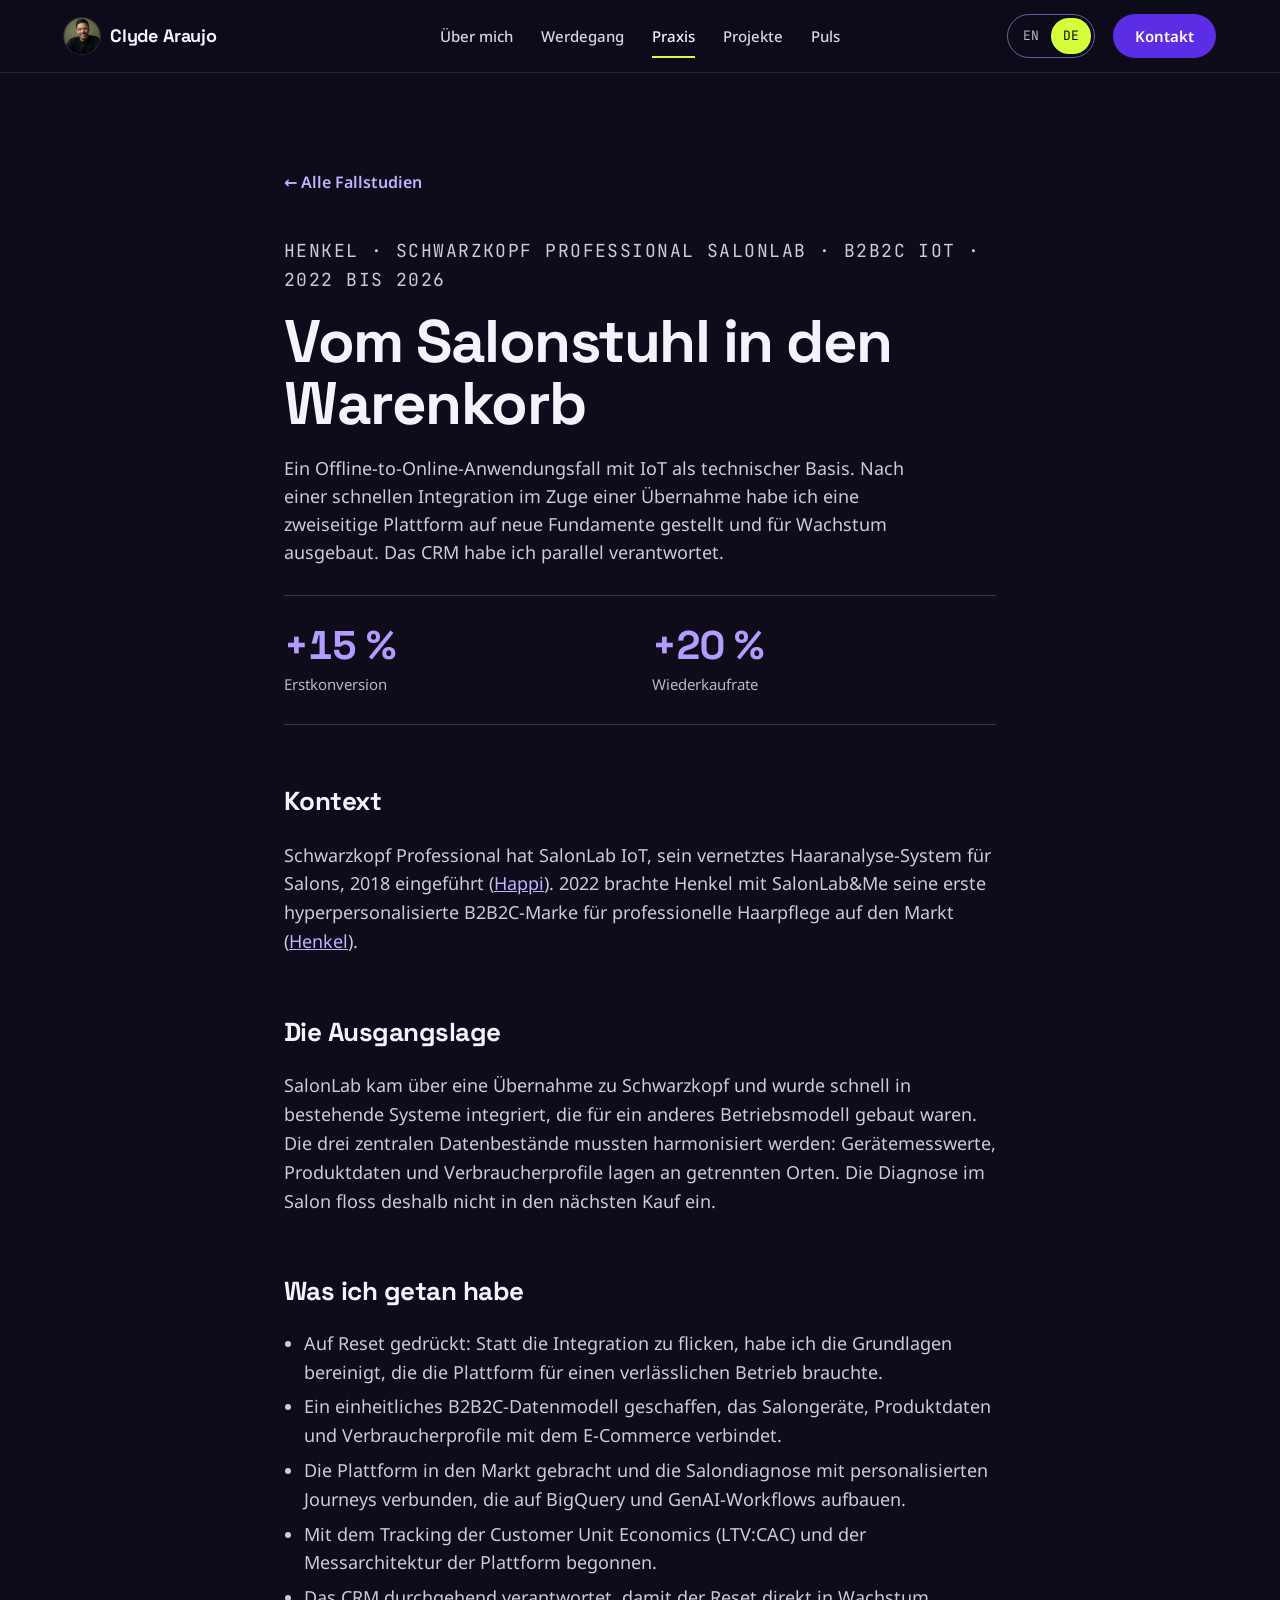
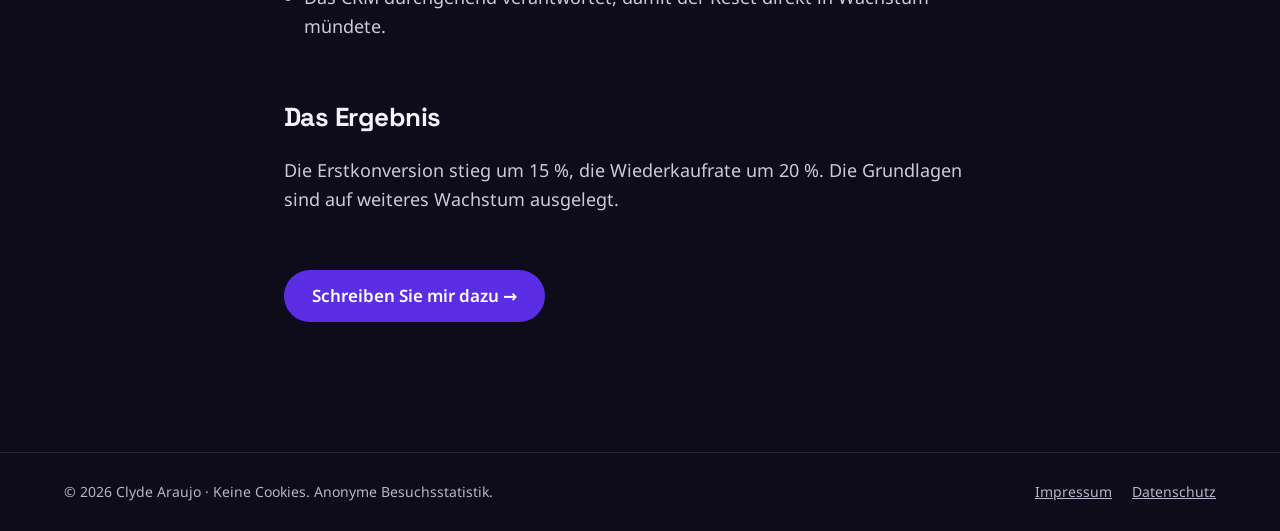
<file: de/work/salonlab/index.html>
<!doctype html>
<html lang="de">
<head>
<meta charset="utf-8">
<meta name="viewport" content="width=device-width, initial-scale=1">
<title>Vom Salonstuhl in den Warenkorb: SalonLab · Clyde Araujo</title>
<meta name="description" content="Fallstudie: wie Clyde Araujo Harmonisierung und Markteinführung von Schwarzkopf Professional SalonLab geleitet hat, einer B2B2C-IoT-Plattform, die Salongeräte, Produktdaten und Verbraucherprofile mit dem E-Commerce verbindet.">
<link rel="canonical" href="https://clydearaujo.com/de/work/salonlab/">
<link rel="alternate" hreflang="en" href="https://clydearaujo.com/work/salonlab/">
<link rel="alternate" hreflang="de" href="https://clydearaujo.com/de/work/salonlab/">
<link rel="alternate" hreflang="x-default" href="https://clydearaujo.com/work/salonlab/">
<meta property="og:locale" content="de_DE">
<meta property="og:locale:alternate" content="en_GB">
<meta property="og:type" content="article">
<meta property="og:title" content="Vom Salonstuhl in den Warenkorb: SalonLab">
<meta property="og:url" content="https://clydearaujo.com/de/work/salonlab/">
<meta property="og:image" content="https://clydearaujo.com/assets/headshot.jpg">
<meta name="theme-color" content="#0E0B1A">
<link rel="icon" href="/favicon.svg" type="image/svg+xml">
<link rel="stylesheet" href="/assets/site.css?v=27">
<script type="application/ld+json">
{"@context": "https://schema.org", "@type": "Article", "headline": "Vom Salonstuhl in den Warenkorb: SalonLab", "author": {"@id": "https://clydearaujo.com/#person", "@type": "Person", "name": "Clyde Araujo", "url": "https://clydearaujo.com/"}, "datePublished": "2026-11-05", "url": "https://clydearaujo.com/de/work/salonlab/", "inLanguage": "de", "image": "https://clydearaujo.com/assets/headshot.jpg", "dateModified": "2026-11-05", "publisher": {"@id": "https://clydearaujo.com/#person"}, "isPartOf": {"@id": "https://clydearaujo.com/de/#website"}}
</script>
</head>
<body>
<div class="progress" aria-hidden="true"><div></div></div>
<a class="skip" href="#main">Zum Inhalt springen</a>
<header class="site-header">
<div class="wrap hdr">
<div class="hdr-left"><button class="burger" type="button" aria-expanded="false" aria-controls="site-menu" aria-label="Menü öffnen"><i></i><i></i><i></i></button><a class="brand" href="/de/"><picture><source srcset="/assets/avatar-still.webp" media="(prefers-reduced-motion: reduce)"><img class="brand-av" src="/assets/avatar.webp" alt="" width="36" height="36"></picture><span>Clyde Araujo</span></a></div>
<nav class="nav" aria-label="Hauptnavigation"><a href="/de/#about">Über mich</a><a href="/de/#career">Werdegang</a><a href="/de/#work" aria-current="page">Praxis</a><a href="/de/#builds">Projekte</a><a href="/de/#verdict">Puls</a></nav>
<div class="hdr-right"><div class="lang-wrap"><div class="lang-switch" role="group" aria-label="Sprache"><a href="/work/salonlab/" lang="en" hreflang="en" data-lang="en">EN</a><span class="lang-cur" aria-current="true" lang="de">DE</span></div></div><a class="btn btn-primary btn-sm" href="/de/#contact">Kontakt</a></div>
</div>
<nav class="menu" id="site-menu" aria-label="Hauptmenü"><div class="wrap"><ul><li><a href="/de/#about"><span>01</span>Über mich</a></li><li><a href="/de/#career"><span>02</span>Werdegang</a></li><li><a href="/de/#work" aria-current="page"><span>03</span>Praxis</a></li><li><a href="/de/#builds"><span>04</span>Projekte</a></li><li><a href="/de/#verdict"><span>05</span>Puls</a></li></ul></div></nav>
</header>

<main id="main" class="article">
<a class="back" href="/de/#work">← Alle Fallstudien</a>
<p class="eyebrow">Henkel · Schwarzkopf Professional SalonLab · B2B2C IoT · 2022 bis 2026</p>
<h1>Vom Salonstuhl in den Warenkorb</h1>
<p class="lead">Ein Offline-to-Online-Anwendungsfall mit IoT als technischer Basis. Nach einer schnellen Integration im Zuge einer Übernahme habe ich eine zweiseitige Plattform auf neue Fundamente gestellt und für Wachstum ausgebaut. Das CRM habe ich parallel verantwortet.</p>

<div class="results">
<div><span class="num">+15 %</span><span class="label">Erstkonversion</span></div>
<div><span class="num">+20 %</span><span class="label">Wiederkaufrate</span></div>
</div>

<h2>Kontext</h2>
<p>Schwarzkopf Professional hat SalonLab IoT, sein vernetztes Haaranalyse-System für Salons, 2018 eingeführt (<a href="https://www.happi.com/contents/view_breaking-news/2018-01-03/schwarzkopf-professional-unveils-salonlab/">Happi</a>). 2022 brachte Henkel mit SalonLab&amp;Me seine erste hyperpersonalisierte B2B2C-Marke für professionelle Haarpflege auf den Markt (<a href="https://www.henkel.com/press-and-media/press-releases-and-kits/2022-10-06-henkel-launches-first-b2b2c-hyper-personalized-professional-hair-care-brand-1760656">Henkel</a>).</p>

<h2>Die Ausgangslage</h2>
<p>SalonLab kam über eine Übernahme zu Schwarzkopf und wurde schnell in bestehende Systeme integriert, die für ein anderes Betriebsmodell gebaut waren. Die drei zentralen Datenbestände mussten harmonisiert werden: Gerätemesswerte, Produktdaten und Verbraucherprofile lagen an getrennten Orten. Die Diagnose im Salon floss deshalb nicht in den nächsten Kauf ein.</p>

<h2>Was ich getan habe</h2>
<ul>
<li>Auf Reset gedrückt: Statt die Integration zu flicken, habe ich die Grundlagen bereinigt, die die Plattform für einen verlässlichen Betrieb brauchte.</li>
<li>Ein einheitliches B2B2C-Datenmodell geschaffen, das Salongeräte, Produktdaten und Verbraucherprofile mit dem E-Commerce verbindet.</li>
<li>Die Plattform in den Markt gebracht und die Salondiagnose mit personalisierten Journeys verbunden, die auf BigQuery und GenAI-Workflows aufbauen.</li>
<li>Mit dem Tracking der Customer Unit Economics (LTV:CAC) und der Messarchitektur der Plattform begonnen.</li>
<li>Das CRM durchgehend verantwortet, damit der Reset direkt in Wachstum mündete.</li>
</ul>

<h2>Das Ergebnis</h2>
<p>Die Erstkonversion stieg um 15 %, die Wiederkaufrate um 20 %. Die Grundlagen sind auf weiteres Wachstum ausgelegt.</p>

<p style="margin-top:56px"><a class="btn btn-primary" href="mailto:clyde.araujo@gmail.com">Schreiben Sie mir dazu →</a></p>
</main>

<footer class="site-footer rule-top"><div class="wrap"><span>© 2026 Clyde Araujo · Keine Cookies. Anonyme Besuchsstatistik.</span><nav aria-label="Rechtliches"><a href="/impressum/">Impressum</a><a href="/datenschutz/">Datenschutz</a></nav></div></footer>
<script src="/assets/motion.js?v=11" defer></script>
<script src="/assets/nav.js?v=6" defer></script>
<!-- Cloudflare Web Analytics --><script type='module' src='https://static.cloudflareinsights.com/beacon.min.js' data-cf-beacon='{"token": "3469c9dc25c04788bc471ac4e5d7045f"}'></script><!-- End Cloudflare Web Analytics -->
</body>
</html>
</file>
<file: assets/site.css>
@font-face{font-family:"Space Grotesk";font-weight:600;font-display:swap;src:url(fonts/space-grotesk-latin-600-normal.woff2) format("woff2")}
@font-face{font-family:"Space Grotesk";font-weight:700;font-display:swap;src:url(fonts/space-grotesk-latin-700-normal.woff2) format("woff2")}
@font-face{font-family:"Noto Sans";font-weight:400;font-display:swap;src:url(fonts/noto-sans-latin-400-normal.woff2) format("woff2")}
@font-face{font-family:"Noto Sans";font-style:italic;font-weight:400;font-display:swap;src:url(fonts/noto-sans-latin-400-italic.woff2) format("woff2")}
@font-face{font-family:"Noto Sans";font-weight:500;font-display:swap;src:url(fonts/noto-sans-latin-500-normal.woff2) format("woff2")}
@font-face{font-family:"Noto Sans";font-weight:600;font-display:swap;src:url(fonts/noto-sans-latin-600-normal.woff2) format("woff2")}
@font-face{font-family:"JetBrains Mono";font-weight:400;font-display:swap;src:url(fonts/jetbrains-mono-latin-400-normal.woff2) format("woff2")}
@font-face{font-family:"JetBrains Mono";font-weight:500;font-display:swap;src:url(fonts/jetbrains-mono-latin-500-normal.woff2) format("woff2")}

:root{
  --bg:#0E0B1A;--panel:#15112A;--line:#2A2440;--line-strong:#3A3352;
  --text:#F4F2FA;--body:#CFC9DE;--muted:#B9B3CC;--nav:#D9D4E8;
  --lavender:#B49BFF;--link:#C4B2FF;--link-hover:#E2D8FF;
  --purple:#5B2EE5;--purple-hover:#4A22C9;--outline:#6B5FA0;
  --lime:#D4FF3A;--warm:#F0B27A;--grey-chip:#8C84A6;
  --display:"Space Grotesk",system-ui,sans-serif;--sans:"Noto Sans",system-ui,sans-serif;--mono:"JetBrains Mono",ui-monospace,monospace;
}
*{box-sizing:border-box}
html{color-scheme:dark}
body{margin:0;background:var(--bg);color:var(--text);font-family:var(--sans);line-height:1.6;-webkit-font-smoothing:antialiased}
a{color:var(--link)}a:hover{color:var(--link-hover)}
img{max-width:100%;display:block}
:focus-visible{outline:2px solid var(--lime);outline-offset:3px;border-radius:4px}
.skip{position:absolute;left:-9999px;top:8px;background:var(--lime);color:var(--bg);padding:8px 14px;border-radius:8px;font-weight:600;z-index:10}
.skip:focus{left:16px}

.wrap{max-width:1200px;margin:0 auto;padding:0 24px}
.rule-top{border-top:1px solid var(--line)}
.rule-bottom{border-bottom:1px solid var(--line)}
.panel{background:var(--panel)}

/* Header */
.site-header{border-bottom:1px solid var(--line)}
.site-header .wrap{display:flex;flex-wrap:wrap;align-items:center;justify-content:space-between;gap:16px;padding-top:24px;padding-bottom:24px}
.brand{font-family:var(--display);font-weight:700;font-size:18px;letter-spacing:-.01em;color:var(--text);text-decoration:none}
.nav{display:flex;flex-wrap:wrap;align-items:center;gap:4px 28px;font-size:15px;font-weight:500}
.nav a{color:var(--nav);text-decoration:none;display:inline-flex;align-items:center;min-height:44px}
.nav a:hover{color:var(--text)}
.lang{display:none;align-items:center;gap:2px;font-family:var(--mono);font-size:13px}

/* Buttons */
.btn{display:inline-flex;align-items:center;min-height:52px;padding:0 28px;border-radius:999px;font-weight:600;font-size:17px;text-decoration:none;transition:background-color .15s ease}
.btn-primary{background:var(--purple);color:#fff}
.btn-primary:hover{background:var(--purple-hover);color:#fff}
.btn-ghost{border:1px solid var(--outline);color:#E6DEFF}
.btn-ghost:hover{border-color:var(--lavender);color:#fff}
.btn-sm{min-height:44px;padding:0 22px;font-size:15px}
.nav a.btn-primary{color:#fff}

/* Type */
.eyebrow{margin:0;font-family:var(--mono);font-size:13px;letter-spacing:.08em;text-transform:uppercase;color:var(--lavender)}
.eyebrow.muted{color:var(--muted)}
.h1{margin:0;max-width:1080px;font-family:var(--display);font-weight:700;font-size:clamp(40px,6vw,84px);line-height:1.12;letter-spacing:-.02em;color:#fff}
.h2{margin:0;font-family:var(--display);font-weight:700;font-size:clamp(32px,4.5vw,56px);line-height:1.04;letter-spacing:-.025em}
.h3{margin:0;font-family:var(--display);font-weight:700;font-size:22px;line-height:1.25}
.lead{margin:0;max-width:640px;font-size:21px;line-height:1.55;color:var(--body)}
.body{color:var(--body)}
.mono{font-family:var(--mono)}
.mark{background:var(--lime);color:var(--bg);padding:0 10px;border-radius:4px;-webkit-box-decoration-break:clone;box-decoration-break:clone}

/* Hero */
.hero{padding-top:112px;padding-bottom:88px;display:flex;flex-direction:column;gap:30px}
.actions{display:flex;flex-wrap:wrap;gap:14px}
.proof{display:grid;grid-template-columns:repeat(auto-fit,minmax(220px,1fr));gap:32px 24px;border-top:1px solid var(--line-strong);padding-top:28px;margin-bottom:96px}
.proof div{display:flex;flex-direction:column;gap:6px}
.proof .num{font-family:var(--display);font-weight:700;font-size:44px;letter-spacing:-.02em;line-height:1.1}
.proof .num.accent{color:var(--lavender)}
.proof .label{font-size:15px;color:var(--muted)}

/* Sections */
.section{padding-top:104px;padding-bottom:104px}
.section-head{display:flex;flex-direction:column;gap:14px;margin-bottom:52px;max-width:760px}

/* Case list */
.case{display:grid;grid-template-columns:repeat(auto-fit,minmax(min(280px,100%),1fr));gap:16px 48px;padding:36px 0;border-top:1px solid var(--line);text-decoration:none;color:var(--text)}
.case:last-child{border-bottom:1px solid var(--line)}
#work .case:first-child{border-top:0;padding-top:0}
.case:hover .case-title{color:var(--link-hover)}
.case-meta{font-family:var(--mono);font-size:12px;color:var(--muted)}
.case-title{font-family:var(--display);font-weight:700;font-size:30px;line-height:1.15;letter-spacing:-.02em;transition:color .15s ease}
.case-col{display:flex;flex-direction:column;gap:12px}
.case-stat{font-family:var(--mono);font-size:13px;color:var(--lavender)}
.case-more{font-weight:600;color:#E6DEFF}

/* Verdict */
.verdict-head{display:flex;flex-wrap:wrap;align-items:flex-end;justify-content:space-between;gap:32px;margin-bottom:48px}
.calls{display:flex;flex-wrap:wrap;gap:8px;font-family:var(--mono);font-size:12px}
.chip{padding:5px 12px;border-radius:999px;border:1px solid var(--grey-chip);color:#D9D4E8;white-space:nowrap}
.chip.act{background:var(--lavender);border-color:var(--lavender);color:var(--bg)}
.chip.pilot{border-color:var(--lavender);color:var(--link)}
.chip.notyet{border-color:var(--warm);color:var(--warm)}
.chip.lane{background:var(--line);border-color:var(--line)}
.entry{display:grid;grid-template-columns:repeat(auto-fit,minmax(260px,1fr));gap:24px 40px;padding:32px 0;border-top:1px solid var(--line)}
.entry:last-child{border-bottom:1px solid var(--line)}
.entry-tags{display:flex;flex-wrap:wrap;gap:6px}
.entry-meta{font-size:13px;color:var(--muted)}
.label-mono{font-family:var(--mono);font-size:12px;color:var(--muted)}
.my-verdict{padding-left:20px;border-left:2px solid var(--purple);display:flex;flex-direction:column;gap:6px}
.my-verdict .label-mono{color:var(--lavender)}
.my-verdict p{margin:0;color:#fff}
.entry p{margin:0}

/* Builds */
.cards{display:grid;grid-template-columns:repeat(auto-fit,minmax(min(320px,100%),1fr));gap:24px}
.card{display:flex;flex-direction:column;gap:14px;padding:32px;border-radius:16px;background:var(--panel);border:1px solid var(--line)}
.card-title{font-family:var(--display);font-weight:700;font-size:24px;line-height:1.2}

/* About */
.about{display:grid;grid-template-columns:repeat(auto-fit,minmax(min(320px,100%),1fr));gap:56px}
.about-photo{width:240px;height:300px;object-fit:cover;border-radius:16px}
.creds{display:flex;flex-direction:column}
.cred{display:flex;flex-wrap:wrap;justify-content:space-between;gap:4px 16px;padding:16px 0;border-top:1px solid var(--line)}
.cred:last-child{border-bottom:1px solid var(--line)}
.cred span:first-child{font-weight:600}
.cred span:last-child{color:var(--muted)}

/* Contact */
.contact .wrap{display:flex;flex-wrap:wrap;align-items:center;justify-content:space-between;gap:32px;padding-top:96px;padding-bottom:96px}
.contact-title{margin:0;font-family:var(--display);font-weight:700;font-size:clamp(30px,4vw,48px);letter-spacing:-.025em;line-height:1.08}
.contact-sub{margin:12px 0 0;font-family:var(--mono);font-size:14px;letter-spacing:.04em;color:var(--muted)}

/* Footer */
.site-footer .wrap{display:flex;flex-wrap:wrap;justify-content:space-between;gap:12px;padding-top:28px;padding-bottom:28px;font-size:14px;color:var(--muted)}
.site-footer nav{display:flex;gap:20px}
.site-footer a{color:var(--muted)}

/* Article pages (case studies, legal) */
.article{max-width:760px;margin:0 auto;padding:88px 24px 112px}
.article .back{display:inline-flex;align-items:center;min-height:44px;margin-bottom:32px;color:var(--link);text-decoration:none;font-weight:600}
.article h1{margin:16px 0 20px;font-family:var(--display);font-weight:700;font-size:clamp(36px,5vw,60px);line-height:1.04;letter-spacing:-.025em}
.article h2{margin:56px 0 14px;font-family:var(--display);font-weight:700;font-size:26px;letter-spacing:-.02em}
.article h3{margin:28px 0 8px;font-family:var(--display);font-weight:700;font-size:19px}
.article p,.article li{color:var(--body);font-size:18px}
.article ul,.article ol{padding-left:20px}
.article li{margin:6px 0}
.results{display:grid;grid-template-columns:repeat(auto-fit,minmax(180px,1fr));gap:24px;margin:28px 0;padding:28px 0;border-top:1px solid var(--line-strong);border-bottom:1px solid var(--line-strong)}
.results div{display:flex;flex-direction:column;gap:4px}
.results .num{font-family:var(--display);font-weight:700;font-size:40px;letter-spacing:-.02em;color:var(--lavender);line-height:1.1}
.results .label{font-size:15px;color:var(--muted)}
.legal p,.legal li{font-size:16px}
.legal address{font-style:normal;color:var(--body);font-size:16px;line-height:1.7}

@media (prefers-reduced-motion:reduce){*{transition:none!important}}

/* Timeline */
.timeline{list-style:none;margin:0;padding:0 0 0 28px;position:relative;max-width:920px}
.timeline::before{content:"";position:absolute;left:5px;top:8px;bottom:8px;width:2px;background:linear-gradient(var(--purple),var(--line))}
.tl-item{position:relative;display:grid;grid-template-columns:minmax(120px,160px) 1fr;gap:8px 32px;padding:0 0 40px}
.tl-item::before{content:"";position:absolute;left:-28px;top:7px;width:12px;height:12px;border-radius:50%;background:var(--bg);border:2px solid var(--lavender)}
.tl-item:first-child::before{background:var(--lime);border-color:var(--lime)}
.tl-when{font-family:var(--mono);font-size:13px;color:var(--lavender);padding-top:4px}
.tl-what{display:flex;flex-direction:column;gap:4px}
.tl-role{font-family:var(--display);font-weight:700;font-size:21px;line-height:1.25}
.tl-org{font-size:14px;color:var(--muted)}
.tl-what .body{font-size:16px}
@media (max-width:640px){.tl-item{grid-template-columns:1fr}}
.tl-anim .tl-item{opacity:0;transform:translateY(16px);transition:opacity .6s ease,transform .6s ease}
.tl-anim .tl-item.in{opacity:1;transform:none;transition-delay:.5s}
.tl-anim .tl-item:first-child{opacity:1;transform:none;transition:none}

/* Motion (only when JS adds .motion, i.e. motion allowed) */
.motion .mark{background-color:transparent;background-image:linear-gradient(var(--lime),var(--lime));background-repeat:no-repeat;background-size:0% 100%;color:#fff;transition:background-size .7s cubic-bezier(.2,.7,.2,1),color .3s ease .35s}
.motion .mark.on{background-size:100% 100%;color:var(--bg)}
.my-verdict{position:relative;border-left:none}
.my-verdict::before{content:"";position:absolute;left:0;top:0;bottom:0;width:2px;background:var(--purple);transform-origin:top}
.motion .my-verdict::before{transform:scaleY(0);transition:transform .5s ease}
.motion .my-verdict>*{opacity:0;transform:translateY(6px);transition:opacity .45s ease .3s,transform .45s ease .3s}
.motion .my-verdict.in::before{transform:scaleY(1)}
.motion .my-verdict.in>*{opacity:1;transform:none}
.roll{display:inline-block;position:relative;white-space:nowrap;transition:width .3s ease}
.roll>span{position:absolute;left:0;top:0;visibility:hidden}
.roll>span:last-child{position:relative;visibility:visible}
.motion .roll>span{visibility:hidden}
.motion .roll>span.on{visibility:visible}
.case-title{background-image:linear-gradient(var(--lavender),var(--lavender));background-repeat:no-repeat;background-position:0 100%;background-size:0% 1px;transition:background-size .35s ease,color .15s ease}
.case:hover .case-title,.case:focus-visible .case-title{background-size:100% 1px}
.case-more .arr{display:inline-block;transition:transform .25s ease}
.case:hover .case-more .arr,.case:focus-visible .case-more .arr{transform:translateX(6px)}
.nav{position:relative}
.nav-bar{position:absolute;height:2px;border-radius:2px;background:var(--lime);opacity:0;pointer-events:none;transition:left .35s cubic-bezier(.2,.7,.2,1),top .35s ease,width .35s cubic-bezier(.2,.7,.2,1),opacity .2s ease}
.nav a.active{color:var(--text)}
.progress{position:fixed;top:0;left:0;right:0;height:3px;z-index:20;background:transparent}
.progress div{height:100%;width:0;background:var(--purple)}
@media (min-width:900px){
  .site-header{position:sticky;top:0;z-index:15;background:rgba(14,11,26,.92);-webkit-backdrop-filter:blur(8px);backdrop-filter:blur(8px)}
  section[id]{scroll-margin-top:96px}
}

.builds-cta{margin-top:40px;display:flex;flex-wrap:wrap;align-items:center;gap:16px 28px}
.builds-cta .body{margin:0;max-width:560px}
.verdict-top{display:flex;align-items:center;gap:10px;flex-wrap:wrap;font-family:var(--mono);font-size:12px}
.verdict-link{font-size:14px;margin-top:4px}
.signals-archive{margin:28px 0 0;font-size:15px}
.signals-week{margin-top:40px}
#hero-title{overflow-x:clip}
.mark{background:linear-gradient(var(--lime),var(--lime)) 0 75%/100% 80% no-repeat}
.motion .mark{background-size:0% 80%;background-position:0 75%}
.motion .mark.on{background-size:100% 80%}
.nav a[aria-current="page"]{color:var(--text);box-shadow:inset 0 -2px 0 var(--lime)}
.nocaps{text-transform:none}
[data-count].counting{position:relative;color:transparent}
[data-count].counting::after{content:attr(data-show);position:absolute;right:0;top:0;color:var(--c)}
.contact-actions{display:flex;flex-direction:column;align-items:flex-start;gap:14px}
.contact-mail{margin:0;display:flex;align-items:center;flex-wrap:wrap;gap:10px;font-family:var(--mono);font-size:15px;color:var(--body)}
.copy-btn{font:inherit;font-size:13px;letter-spacing:.04em;color:var(--text);background:transparent;border:1px solid var(--outline);border-radius:999px;min-height:36px;padding:0 14px;cursor:pointer}
.copy-btn:hover{border-color:var(--lavender)}
.copy-btn:focus-visible{outline:2px solid var(--lime);outline-offset:2px}
.copy-status{position:absolute;width:1px;height:1px;overflow:hidden;clip:rect(0 0 0 0);white-space:nowrap}
.contact-alt{color:var(--lavender);font-size:15px;font-weight:500;text-decoration:none}
.contact-alt:hover{color:var(--text)}

/* Header v2: centred nav on desktop, menu button on mobile */
.site-header{position:sticky;top:0;z-index:15;background:rgba(14,11,26,.94);-webkit-backdrop-filter:blur(8px);backdrop-filter:blur(8px)}
section[id]{scroll-margin-top:96px}
.site-header .wrap.hdr{display:grid;grid-template-columns:1fr auto 1fr;align-items:center;gap:16px;padding-top:14px;padding-bottom:14px;flex-wrap:nowrap}
.hdr-left{display:flex;align-items:center;gap:14px;min-width:0}
.hdr-right{display:flex;align-items:center;justify-content:flex-end;gap:18px}
.brand{white-space:nowrap}
.burger{display:none;flex:none;width:44px;height:44px;border:1px solid var(--outline);border-radius:999px;background:transparent;cursor:pointer;position:relative;padding:0}
.burger:hover{border-color:var(--lavender)}
.burger:focus-visible,.lang-switch a:focus-visible,.menu a:focus-visible{outline:2px solid var(--lime);outline-offset:2px}
.burger i{position:absolute;left:13px;width:18px;height:2px;border-radius:2px;background:var(--text);transition:transform .35s cubic-bezier(.2,.7,.2,1),opacity .2s ease,top .35s cubic-bezier(.2,.7,.2,1),background-color .2s ease}
.burger i:nth-child(1){top:15px}.burger i:nth-child(2){top:21px;width:12px}.burger i:nth-child(3){top:27px}
.burger[aria-expanded="true"] i{background:var(--lime)}
.burger[aria-expanded="true"] i:nth-child(1){top:21px;transform:rotate(45deg)}
.burger[aria-expanded="true"] i:nth-child(2){opacity:0;transform:translateX(-6px)}
.burger[aria-expanded="true"] i:nth-child(3){top:21px;transform:rotate(-45deg)}
.lang-switch{display:inline-flex;border:1px solid var(--outline);border-radius:999px;padding:3px;font-family:var(--mono);font-size:13px}
.lang-switch[hidden]{display:none}
.lang-switch a{display:inline-flex;align-items:center;min-height:36px;padding:0 12px;border-radius:999px;color:var(--muted);text-decoration:none}
.lang-switch a[aria-current="true"]{background:var(--lime);color:var(--bg)}
.menu{display:none}
@media (max-width:960px){
  .site-header .wrap.hdr{display:flex;justify-content:space-between}
  .site-header .nav{display:none}
  .burger{display:inline-block}
  .menu{display:block;position:absolute;left:0;right:0;top:100%;background:var(--panel);border-bottom:1px solid var(--line);clip-path:inset(0 0 100% 0);visibility:hidden;transition:clip-path .45s cubic-bezier(.2,.7,.2,1),visibility 0s linear .45s}
  .menu.open{clip-path:inset(0 0 0 0);visibility:visible;transition:clip-path .45s cubic-bezier(.2,.7,.2,1),visibility 0s}
  .menu ul{list-style:none;margin:0;padding:20px 0 28px}
  .menu li{opacity:0;transform:translateY(10px);transition:opacity .3s ease,transform .3s ease}
  .menu.open li{opacity:1;transform:none}
  .menu.open li:nth-child(1){transition-delay:.08s}.menu.open li:nth-child(2){transition-delay:.13s}.menu.open li:nth-child(3){transition-delay:.18s}.menu.open li:nth-child(4){transition-delay:.23s}.menu.open li:nth-child(5){transition-delay:.28s}
  .menu a{display:flex;align-items:baseline;gap:16px;min-height:48px;font-family:var(--display);font-weight:700;font-size:32px;letter-spacing:-.02em;line-height:1.3;color:var(--text);text-decoration:none}
  .menu a span{font-family:var(--mono);font-size:12px;letter-spacing:.1em;color:var(--lavender);font-weight:500}
  .menu a:hover,.menu a[aria-current="page"]{color:var(--lime)}
  section[id]{scroll-margin-top:80px}
}
@media (max-width:600px){.hdr-left{gap:10px}.hdr-right{gap:10px}.brand{font-size:16px}.lang-switch a{padding:0 9px}}
@media (max-width:380px){.brand{font-size:15px}.hdr-right .btn-sm{padding:0 12px;font-size:14px}.burger{width:40px;height:40px}.burger i{left:11px}.burger i:nth-child(1){top:13px}.burger i:nth-child(2){top:19px}.burger i:nth-child(3){top:25px}.burger[aria-expanded="true"] i:nth-child(1),.burger[aria-expanded="true"] i:nth-child(3){top:19px}.lang-switch a{padding:0 7px}}
@media (prefers-reduced-motion:reduce){.burger i,.menu,.menu li{transition:none!important}}

/* Language switch: DE placeholder with "coming soon" popover */
.lang-wrap{position:relative}
.lang-switch button{font:inherit;border:0;background:transparent;cursor:pointer;display:inline-flex;align-items:center;min-height:36px;padding:0 12px;border-radius:999px;color:var(--muted)}
.lang-switch button:hover{color:var(--text)}
.lang-switch button[aria-expanded="true"]{color:var(--lime)}
.lang-switch button:focus-visible,.de-soon-close:focus-visible{outline:2px solid var(--lime);outline-offset:2px}
.de-soon{position:absolute;top:calc(100% + 12px);right:0;width:min(290px,calc(100vw - 32px));background:var(--panel);border:1px solid var(--outline);border-radius:16px;padding:18px 20px 18px;box-shadow:0 18px 40px rgba(0,0,0,.45);z-index:30;transform-origin:top right;animation:deIn .35s cubic-bezier(.2,.9,.3,1.25)}
.de-soon[hidden]{display:none}
.de-soon::before{content:"";position:absolute;top:-7px;right:30px;width:12px;height:12px;background:var(--panel);border-left:1px solid var(--outline);border-top:1px solid var(--outline);transform:rotate(45deg)}
.de-soon-tag{margin:0 0 10px;font-family:var(--mono);font-size:12px;letter-spacing:.12em;color:var(--lavender)}
.de-soon-arrow{display:inline-block;animation:deNudge 1.2s ease-in-out infinite}
.de-soon-bar{height:3px;border-radius:999px;background:var(--line);overflow:hidden;margin-bottom:14px}
.de-soon-bar span{display:block;height:100%;width:70%;border-radius:999px;background:linear-gradient(90deg,var(--lime) 0%,#F0FFB0 50%,var(--lime) 100%);background-size:200% 100%;animation:deShimmer 1.6s linear infinite}
.de-soon-title{margin:0;font-family:var(--display);font-weight:700;font-size:20px;letter-spacing:-.01em;color:var(--text)}
.de-soon-body{margin:6px 0 0;font-size:15px;line-height:1.5;color:var(--body)}
.de-soon-en{margin:10px 0 0;font-size:13px;color:var(--muted)}
.de-soon-close{position:absolute;top:10px;right:10px;width:32px;height:32px;border:0;border-radius:999px;background:transparent;color:var(--muted);cursor:pointer;font-size:14px}
.de-soon-close:hover{color:var(--text);background:var(--line)}
@keyframes deIn{from{opacity:0;transform:translateY(-6px) scale(.92)}to{opacity:1;transform:none}}
@keyframes deNudge{0%,100%{transform:translateX(0)}50%{transform:translateX(4px)}}
@keyframes deShimmer{from{background-position:200% 0}to{background-position:0 0}}
@media (max-width:600px){.lang-switch button{padding:0 9px}.de-soon::before{right:22px}}
@media (max-width:380px){.lang-switch button{padding:0 7px}}
@media (prefers-reduced-motion:reduce){.de-soon,.de-soon-arrow,.de-soon-bar span{animation:none!important}}
.lang-switch .lang-cur{display:inline-flex;align-items:center;min-height:36px;padding:0 12px;border-radius:999px;background:var(--lime);color:var(--bg)}
@media (max-width:600px){.lang-switch .lang-cur{padding:0 9px}}
@media (max-width:380px){.lang-switch .lang-cur{padding:0 7px}}
@media (max-width:600px){.de-soon{position:fixed;top:calc(100% + 8px);left:16px;right:16px;width:auto}.de-soon::before{display:none}}
@media (max-width:400px){.hdr-left{gap:8px}.hdr-right{gap:8px}}
@media (max-width:345px){.brand{font-size:14px}.lang-switch{padding:2px}.lang-switch .lang-cur,.lang-switch button{padding:0 6px;min-height:34px}.hdr-right .btn-sm{padding:0 10px;font-size:13px}.burger{width:38px;height:38px}.burger i{left:10px}}
.hdr-right .btn-sm{white-space:nowrap}
@media (max-width:600px){.site-header .wrap.hdr{padding-left:16px;padding-right:16px}.hdr-right .btn-sm{padding:0 16px}}
@media (max-width:400px){.hdr-right .btn-sm{padding:0 13px;font-size:14px}}
.lang-switch a:hover{color:var(--text)}
.article h1,.h1,.h2{overflow-wrap:break-word}
@media (max-width:600px){.article h1,.h1,.h2{-webkit-hyphens:auto;hyphens:auto}}
.hero .h1{-webkit-hyphens:manual;hyphens:manual;overflow-wrap:break-word}
.hero .h1-long{max-width:1152px;font-size:clamp(32px,4.5vw,56px);line-height:1.16;letter-spacing:-.025em;text-wrap:balance}
/* CLS fix: counters grow from a fixed left edge */
[data-count].counting::after{left:0;right:auto}
.num{font-variant-numeric:tabular-nums}
/* Option 3: rolling mono line with a fixed-width slot */
.tick{margin:18px 0 0;font-family:var(--mono);font-size:15px;letter-spacing:.14em;color:var(--lavender)}
.tick-slot{display:inline-block;text-align:right;color:var(--lime)}
.tick-slot.fade{animation:tickIn .24s ease}
@keyframes tickIn{from{opacity:0;transform:translateY(6px)}to{opacity:1;transform:none}}

/* Header avatar (animated; still frame when motion is reduced; photo only on narrow phones) */
.brand{display:inline-flex;align-items:center;gap:10px}
.brand picture{flex:0 0 auto;display:block}
.brand-av{flex:0 0 auto;width:36px;height:36px;border-radius:50%;object-fit:cover;display:block;box-shadow:0 0 0 1px var(--line)}
@media (max-width:600px){.brand{gap:8px}.brand-av{width:32px;height:32px}}
@media (max-width:420px){.brand span{position:absolute;width:1px;height:1px;overflow:hidden;clip:rect(0 0 0 0);white-space:nowrap}.brand-av{width:38px;height:38px}}
/* Builds headline on one line on desktop */
@media (min-width:961px){#builds .section-head{max-width:none}}

/* About: intro, tabs, milestone timeline, education cards */
.ab-intro{display:grid;grid-template-columns:200px minmax(0,1fr);gap:40px;align-items:end;margin-bottom:48px}
.ab-photo{width:200px;height:250px;object-fit:cover;border-radius:16px;display:block}
.ab-intro .h2{margin:10px 0 16px}
.ab-lead{margin:0;font-size:18px;max-width:640px}
.ab-tabs{display:none;padding:4px;margin-bottom:20px;border:1px solid var(--outline);border-radius:999px;background:var(--panel)}
.js .ab-tabs{display:inline-flex}
.ab-tabs button{font:inherit;font-weight:600;font-size:16px;line-height:1;color:var(--muted);background:none;border:0;border-radius:999px;padding:14px 22px;cursor:pointer;transition:background .2s ease,color .2s ease}
.ab-tabs button:hover{color:var(--text)}
.ab-tabs button[aria-selected="true"]{background:var(--lavender);color:var(--bg)}
.ab-tabs button:focus-visible{outline:2px solid var(--lime);outline-offset:2px}
.ab-panel{background:var(--panel);border:1px solid var(--line);border-radius:16px;padding:40px 44px}
.ab-panel+.ab-panel{margin-top:20px}
.js .ab-panel{display:none}.js .ab-panel.on{display:block}.js .ab-panel+.ab-panel{margin-top:0}
.ab-tl{list-style:none;margin:0;padding:0 0 0 30px;position:relative}
.ab-tl::before{content:"";position:absolute;left:6px;top:8px;bottom:8px;width:2px;background:var(--line)}
.ab-ms{position:relative;padding:0 0 30px}.ab-ms:last-child{padding-bottom:0}
.ab-ms::before{content:"";position:absolute;left:-30px;top:4px;width:10px;height:10px;border-radius:50%;background:var(--bg);border:2px solid var(--lavender)}
.ab-ms:first-child::before{background:var(--lime);border-color:var(--lime)}
.ab-ms-top{display:flex;align-items:center;gap:12px;flex-wrap:wrap}
.ab-yr{font-family:var(--mono);font-size:13px;color:var(--lavender)}
.ab-tag{font-family:var(--mono);font-size:11px;letter-spacing:.06em;text-transform:uppercase;color:var(--muted);border:1px solid var(--outline);border-radius:6px;padding:4px 8px}
.ab-no{margin-left:auto;font-family:var(--mono);font-size:11px;letter-spacing:.06em;text-transform:uppercase;color:var(--muted)}
.ab-ms-t{margin:10px 0 6px;font-family:var(--display);font-weight:700;font-size:24px;line-height:1.2;color:var(--text)}
.ab-ms-t a{color:inherit}
.ab-ms-d{margin:0;max-width:760px;color:var(--body);font-size:16px;line-height:1.55}
.ab-group+.ab-group{margin-top:36px}
.ab-group-h{display:flex;justify-content:space-between;align-items:baseline;gap:12px;padding-bottom:16px;border-bottom:1px solid var(--line);margin-bottom:20px}
.ab-group-h h3{margin:0;font-family:var(--display);font-weight:700;font-size:26px;color:var(--text);display:flex;align-items:center;gap:12px}
.ab-group-h h3 i{width:9px;height:9px;border-radius:50%;background:var(--lime)}
.ab-group-h span{font-family:var(--mono);font-size:13px;color:var(--muted)}
.ab-cards{display:grid;grid-template-columns:repeat(2,minmax(0,1fr));gap:16px}
.ab-card{display:flex;flex-direction:column;gap:8px;padding:22px 24px;border:1px solid var(--line);border-radius:14px;background:var(--bg)}
.ab-card-t{font-family:var(--display);font-weight:700;font-size:19px;color:var(--text)}
.ab-card-t a{color:inherit}
.ab-card-d{color:var(--body);font-size:15px;line-height:1.45}
@media (max-width:760px){.ab-intro{grid-template-columns:1fr;gap:20px;margin-bottom:36px}.ab-photo{width:150px;height:188px}.js .ab-tabs{display:flex}.ab-tabs button{flex:1;padding:12px 8px;font-size:14px;line-height:1.25}.ab-panel{padding:24px 18px}.ab-no{display:none}.ab-ms-t{font-size:20px}.ab-cards{grid-template-columns:1fr}}

/* Chrome edge on card hover and portrait zoom (desktop pointer only) */
.card,.ab-card,.vo-card{position:relative}
.ab-photo-wrap{width:200px;height:250px;border-radius:16px;overflow:hidden}
.ab-photo-wrap .ab-photo{width:100%;height:100%}
@media (hover:hover) and (pointer:fine){
.card::after,.ab-card::after,.vo-card::after{content:"";position:absolute;inset:-1px;border-radius:inherit;padding:1px;pointer-events:none;
 background:linear-gradient(115deg,#5b5f6e 0%,#f6f8ff 16%,#8c91a2 30%,#ffffff 44%,#6c7080 58%,#e3e7f1 74%,#979db0 88%,#f2f4fb 100%);
 background-size:260% 260%;background-position:100% 50%;
 -webkit-mask:linear-gradient(#000 0 0) content-box,linear-gradient(#000 0 0);-webkit-mask-composite:xor;mask:linear-gradient(#000 0 0) content-box exclude,linear-gradient(#000 0 0);
 opacity:0;transition:opacity .25s ease,background-position .9s cubic-bezier(.2,.7,.2,1)}
.card:hover::after,.card:focus-within::after,.ab-card:hover::after,.ab-card:focus-within::after,.vo-card:hover::after,.vo-card:focus-within::after{opacity:1;background-position:0% 50%}
.ab-photo-wrap .ab-photo{transition:transform .6s cubic-bezier(.2,.7,.2,1)}
.ab-photo-wrap:hover .ab-photo{transform:scale(1.08)}
}
@media (prefers-reduced-motion:reduce){.card::after,.ab-card::after,.vo-card::after,.ab-photo-wrap .ab-photo{transition:none}}
@media (max-width:760px){.ab-photo-wrap{width:150px;height:188px}}

/* About milestones use the Career timeline */
.ab-timeline .tl-item:last-child{padding-bottom:0}
.ab-timeline .tl-role a{color:inherit}

/* Case charts */
.viz{margin-top:18px;max-width:340px}
.viz svg{display:block;width:100%;height:auto;overflow:visible}
.viz text{font-family:var(--mono);fill:var(--muted);font-size:12px}
.viz .big{font-family:var(--display);font-weight:700;font-size:20px;fill:var(--text)}
.viz .lime{fill:var(--lime)}
.viz .bar{transform-box:fill-box;transform-origin:50% 100%}
.viz .hb{transform-box:fill-box;transform-origin:0 50%;transform:scaleX(.35)}
.viz-anim .ln{stroke-dasharray:420;stroke-dashoffset:420}
.viz-anim.in .ln{stroke-dashoffset:0;transition:stroke-dashoffset 1.6s cubic-bezier(.3,.7,.2,1)}
.viz-anim .dot,.viz-anim .lab{opacity:0}
.viz-anim.in .dot,.viz-anim.in .lab{opacity:1;transition:opacity .4s ease 1.4s}
.viz-anim .bar{transform:scaleY(0)}
.viz-anim.in .bar{transform:scaleY(1);transition:transform 1s cubic-bezier(.3,.7,.2,1)}
.viz-anim.in .bar.b2{transition-delay:.25s}.viz-anim.in .bar.b3{transition-delay:.5s}.viz-anim.in .bar.b4{transition-delay:.75s}
.viz-anim .hb{transform:scaleX(1)}
.viz-anim.in .hb{transform:scaleX(.35);transition:transform 1.4s cubic-bezier(.3,.7,.2,1) .3s}
/* Section rhythm */
#career,#builds{background-image:radial-gradient(rgba(180,155,255,.13) 1px,transparent 1.4px);background-size:26px 26px;background-color:#110D20}
#about,#verdict{background:linear-gradient(180deg,rgba(91,46,229,.10),transparent 420px)}
#career .timeline::after{content:"";position:absolute;left:5px;top:8px;bottom:8px;width:2px;background:var(--lime);transform-origin:0 0;transform:scaleY(var(--tl,0))}
#career .tl-item::before{transition:background-color .3s ease,border-color .3s ease}
#career .tl-item.lit::before{background:var(--lime);border-color:var(--lime)}
.ab-tags{display:flex;flex-wrap:wrap;gap:8px;margin-top:8px}
.ab-tags span{font-family:var(--mono);font-weight:500;font-size:12px;letter-spacing:.02em;padding:5px 12px;border-radius:999px;border:1px solid var(--outline);color:var(--lavender);white-space:nowrap}

.voices{padding-top:56px;padding-bottom:56px}
.vo-head{display:flex;justify-content:space-between;align-items:center;gap:16px;margin-bottom:20px;min-height:48px}
.vo-head h2{font-weight:400}
.vo-nav{display:none;gap:10px}.js .vo-nav{display:flex}
.vo-btn{width:48px;height:48px;border-radius:999px;border:1px solid var(--outline);background:transparent;color:var(--text);font:inherit;font-size:18px;line-height:1;cursor:pointer;transition:border-color .15s ease}
.vo-btn:hover{border-color:var(--lavender)}.vo-btn:disabled{opacity:.35;cursor:default;border-color:var(--outline)}
.vo-track{list-style:none;margin:0;padding:0;display:flex;gap:24px;overflow-x:auto;scroll-snap-type:x mandatory;scroll-behavior:smooth;scrollbar-width:none}
.vo-track::-webkit-scrollbar{display:none}
.vo-card{flex:0 0 calc(50% - 12px);box-sizing:border-box;scroll-snap-align:start;display:flex;flex-direction:column;gap:18px;padding:28px;background:var(--panel);border:1px solid var(--line);border-radius:16px}
.vo-top{display:flex;align-items:center;gap:18px}
.vo-photo{width:90px;height:90px;flex:none;border-radius:50%;object-fit:cover;border:1px solid var(--line-strong)}
.vo-who{display:flex;flex-direction:column;gap:4px;min-width:0}
.vo-name{font-family:var(--display);font-weight:700;font-size:19px;line-height:1.2;color:var(--text)}
.vo-title{font-size:14px;line-height:1.45;color:var(--muted)}
.vo-rel{font-family:var(--mono);font-size:12px;letter-spacing:.06em;text-transform:uppercase;color:var(--lavender)}
.vo-q{margin:0;flex:1;font-style:italic;font-size:17px;line-height:1.5;color:var(--text)}
.vo-link{align-self:flex-start;display:inline-flex;align-items:center;min-height:44px;font-size:14px}
@media (max-width:760px){.vo-card{flex-basis:100%;padding:22px}.vo-q{font-size:17px}}
@media (prefers-reduced-motion:reduce){.vo-track{scroll-behavior:auto}}
/* Hero background video: still image first, video added by motion.js after load */
.hero-band{position:relative;overflow:hidden;isolation:isolate;background:var(--bg)}
.hero-media{position:absolute;inset:0;z-index:-1}
.hero-video{display:block;width:100%;height:100%;object-fit:cover;opacity:0;transition:opacity .6s ease}
.hero-video.on{opacity:1}
.hero-media::after{content:"";position:absolute;inset:0;background:linear-gradient(90deg,rgba(14,11,26,.86) 0%,rgba(14,11,26,.66) 55%,rgba(14,11,26,.42) 100%),linear-gradient(0deg,rgba(14,11,26,.9) 0%,rgba(14,11,26,0) 22%)}
@media (max-width:760px){.hero-media::after{background:linear-gradient(0deg,rgba(14,11,26,.92) 0%,rgba(14,11,26,.74) 30%,rgba(14,11,26,.74) 100%)}}
/* Signals / Puls heading: pulse video behind the heading band, loaded by motion.js when the section nears the viewport */
#verdict{position:relative}
#verdict>.wrap{position:relative;z-index:1}
.verdict-media{position:absolute;left:0;right:0;top:0;height:330px;z-index:0;overflow:hidden;isolation:isolate;background:var(--panel);-webkit-mask-image:linear-gradient(#000 62%,transparent);mask-image:linear-gradient(#000 62%,transparent)}
.verdict-video{display:block;width:100%;height:100%;object-fit:cover;mix-blend-mode:screen}
.verdict-media::after{content:"";position:absolute;inset:0;background:linear-gradient(90deg,rgba(21,17,42,.55) 0%,rgba(21,17,42,.25) 60%,rgba(21,17,42,.1) 100%)}
@media (max-width:760px){.verdict-media{height:460px}.verdict-video{object-position:86% 50%}.verdict-media::after{background:rgba(21,17,42,.45)}}
/* Hero proof numbers above the headline sentence */
.hero-nums{display:flex;flex-wrap:wrap;margin:0;padding:0;list-style:none}
.hero-nums li{display:flex;flex-direction:column;gap:6px;padding:0 36px;border-left:1px solid rgba(255,255,255,.22)}
.hero-nums li:first-child{padding-left:0;border-left:0}
.hero-nums b{font-family:var(--display);font-weight:700;font-size:clamp(34px,5.6vw,76px);line-height:1;letter-spacing:-.03em;color:#fff;white-space:nowrap}
.hero-nums span{font-family:var(--mono);font-size:13px;letter-spacing:.14em;text-transform:uppercase;color:var(--lavender)}
.hero .h1-long.h1-sub{max-width:900px;font-size:clamp(24px,3vw,38px);line-height:1.22}
@media (max-width:760px){.hero-nums{display:grid;grid-template-columns:1fr 1fr;gap:22px 0}.hero-nums li{padding:0 0 0 18px}.hero-nums li:nth-child(odd){padding-left:0;border-left:0}}
@media (max-width:380px){.hero-nums span{font-size:11.5px;letter-spacing:.08em}.hero-nums li{padding-left:14px}}
</file>
